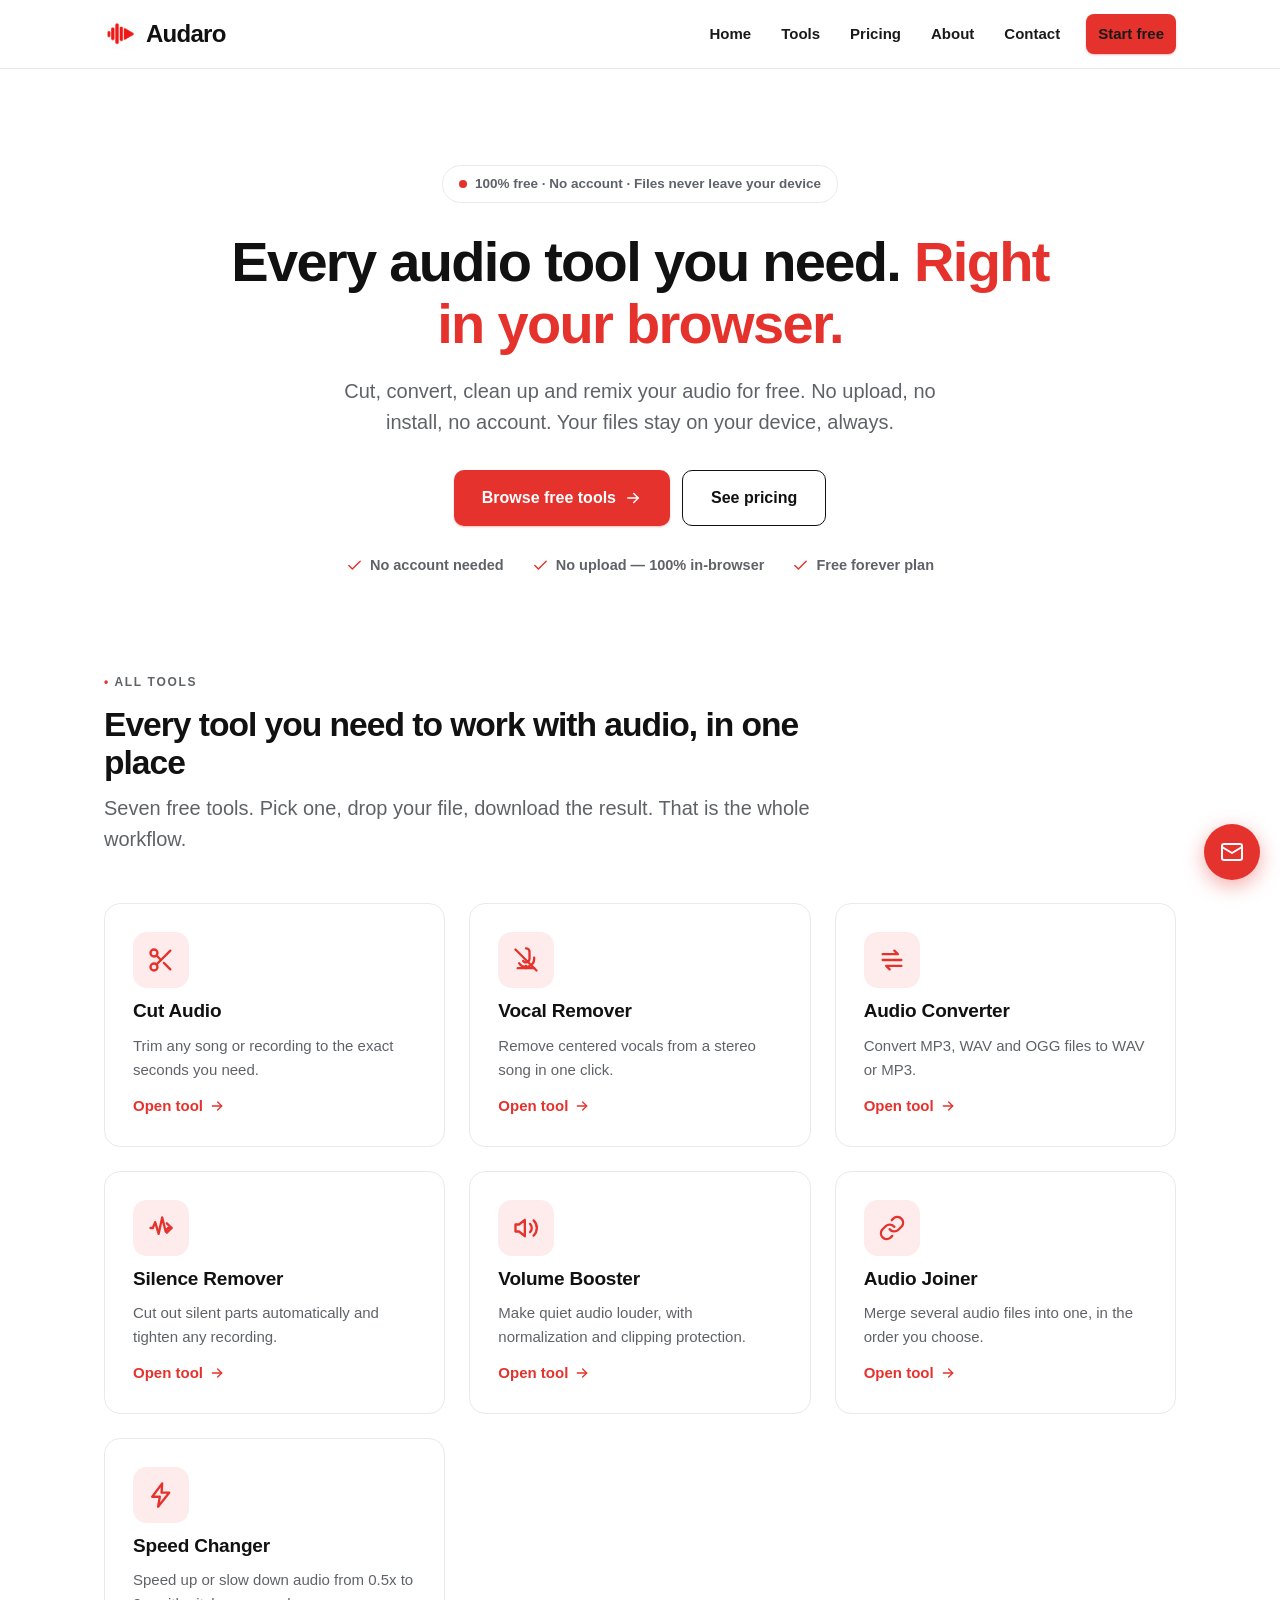
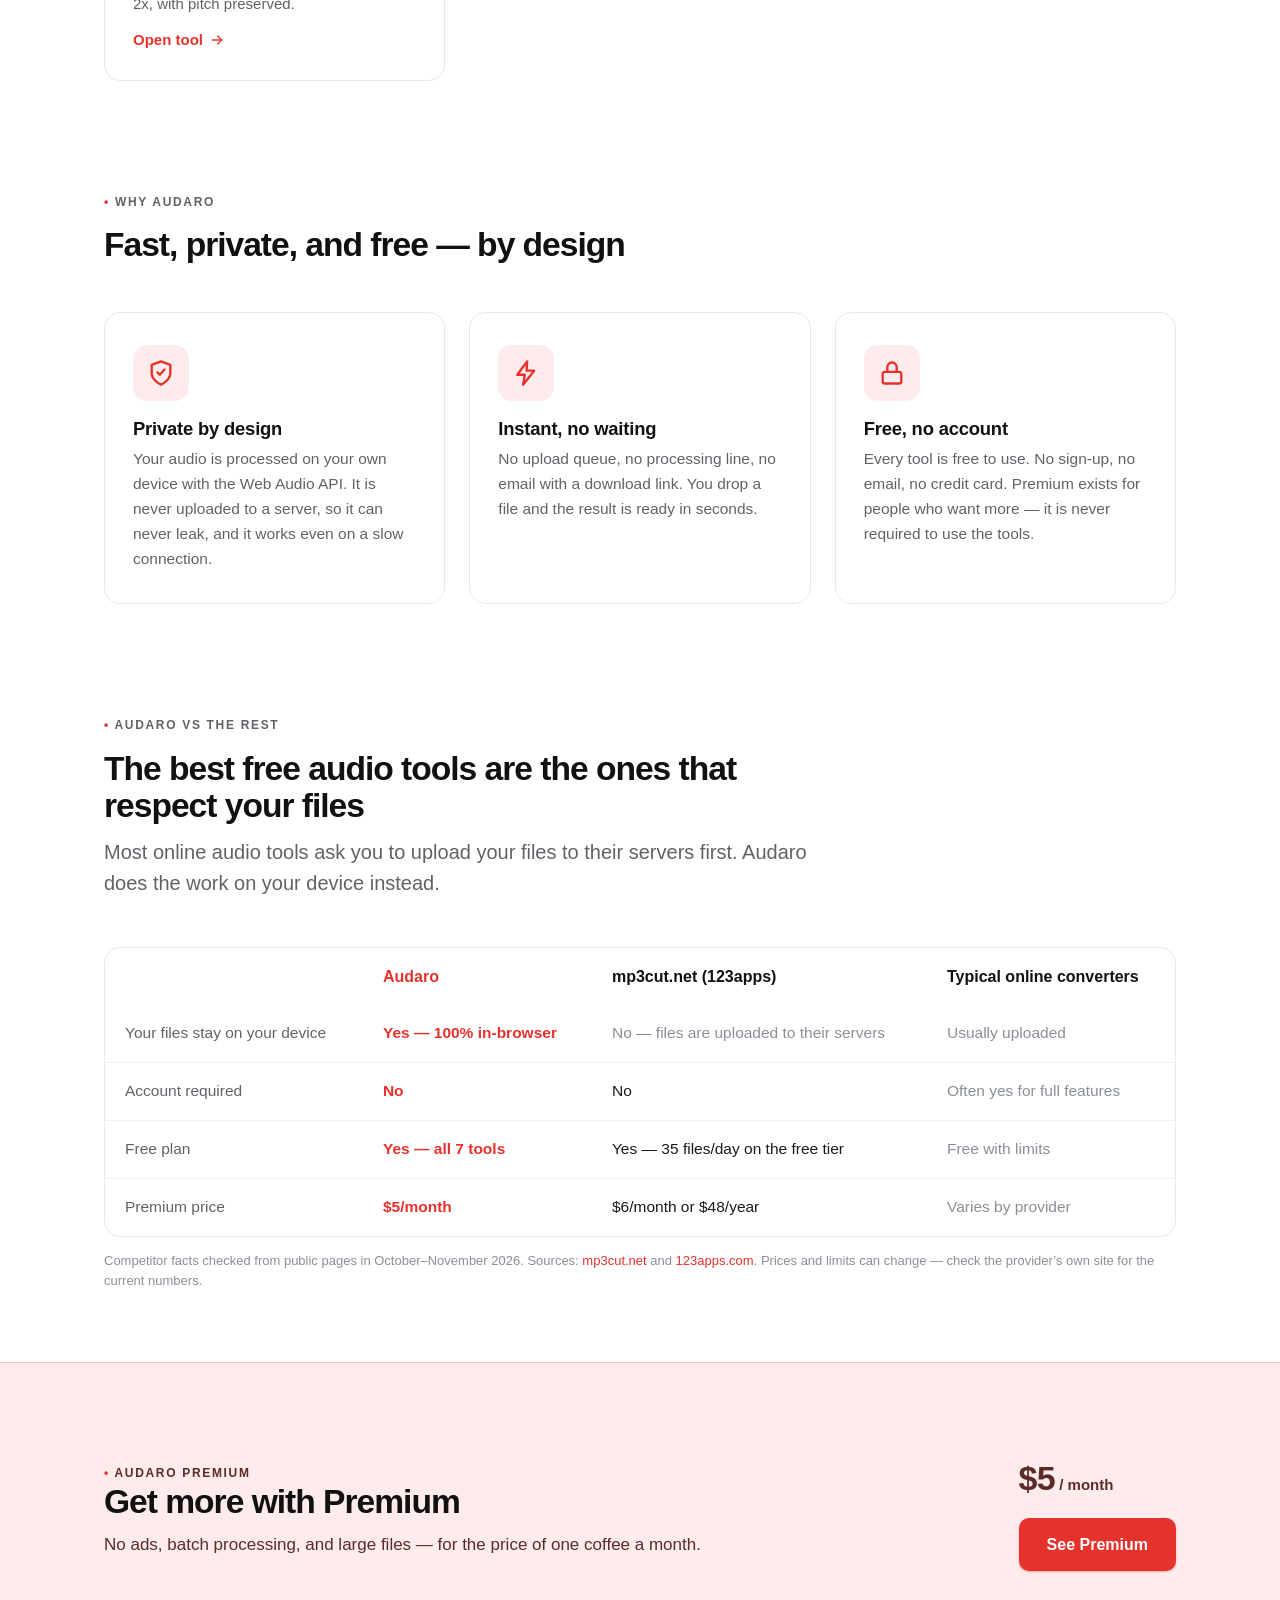
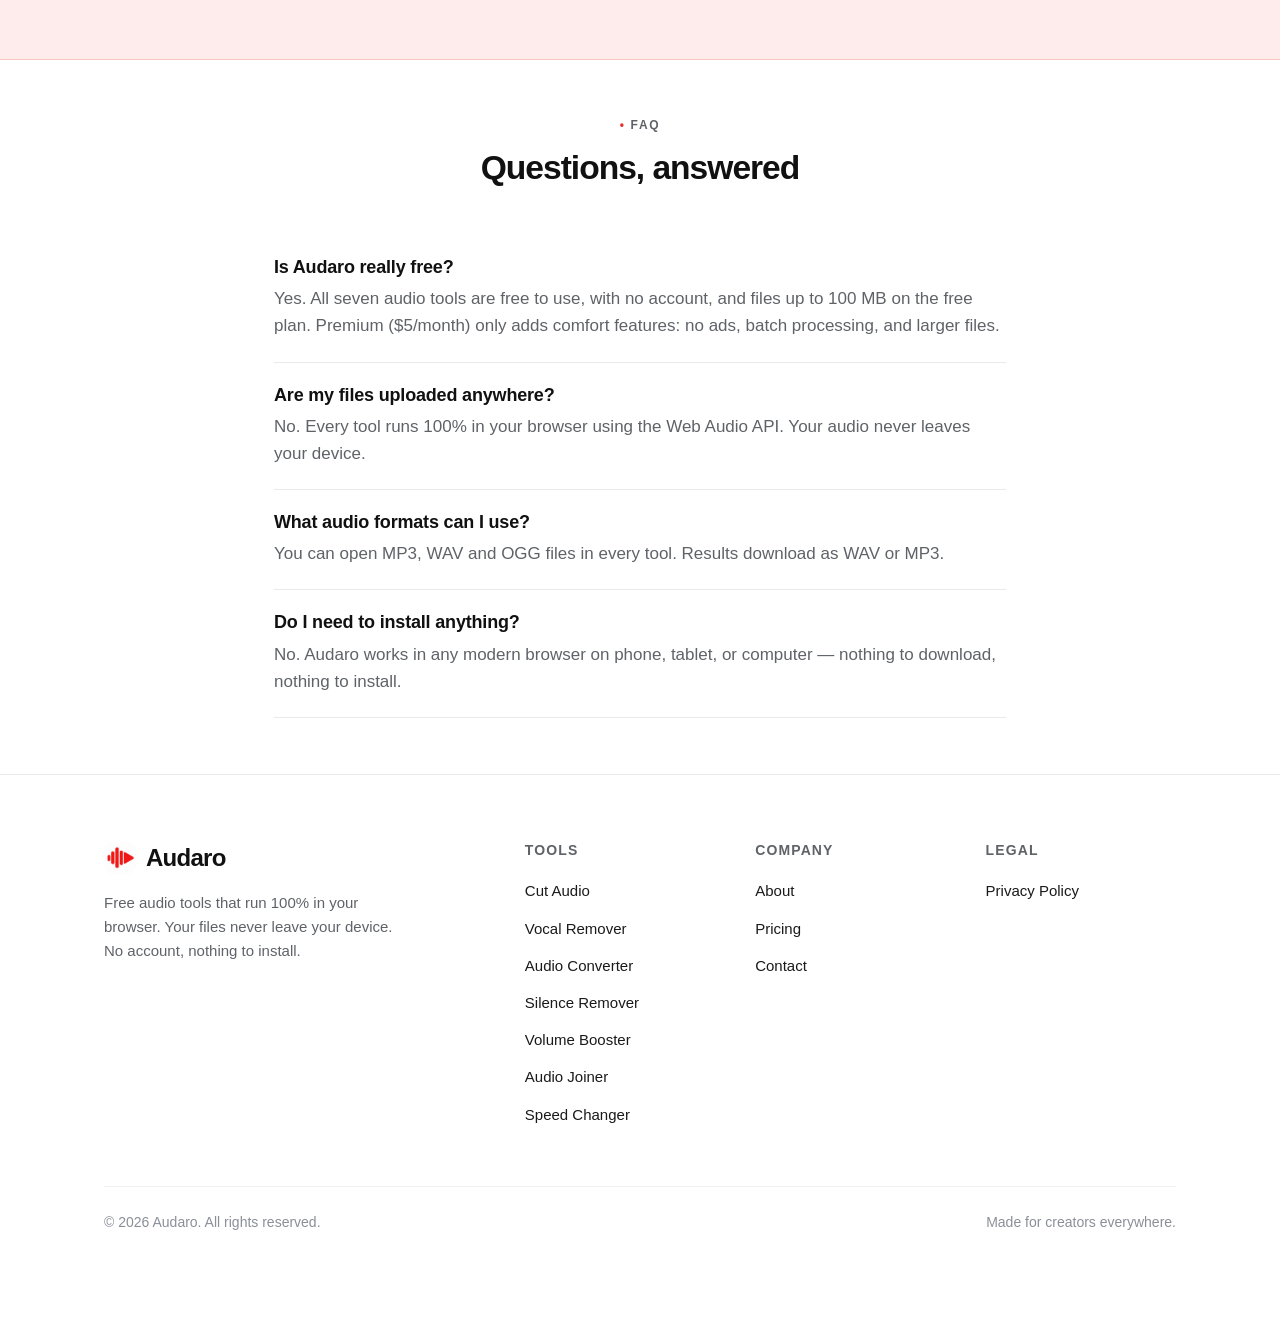
<file: index.html>
<!DOCTYPE html>
<html lang="en">
<head>
<meta charset="UTF-8">
<meta name="viewport" content="width=device-width, initial-scale=1.0">
<title>Audaro — Free Online Audio Tools | Cut, Convert, Remove Vocals & More</title>
<meta name="description" content="Free audio tools that run 100% in your browser: cut audio, remove vocals, convert MP3/WAV, remove silence, boost volume, join audio and change speed. No account, no upload.">
<meta name="keywords" content="free audio tools, cut audio online, remove vocals, audio converter, silence remover, volume booster, audio joiner, speed changer">
<link rel="canonical" href="https://audaro.site/">
<link rel="icon" type="image/x-icon" href="assets/favicon.ico">
  <link rel="apple-touch-icon" href="assets/apple-touch-icon.png">
<meta property="og:title" content="Audaro — Free Online Audio Tools | Cut, Convert, Remove Vocals & More">
<meta property="og:description" content="Free audio tools that run 100% in your browser: cut audio, remove vocals, convert MP3/WAV, remove silence, boost volume, join audio and change speed. No account, no upload.">
<meta property="og:type" content="website">
<meta property="og:url" content="https://audaro.site/">
<link rel="stylesheet" href="assets/css/style.css">
<script type="application/ld+json">
{"@context":"https://schema.org","@type":"WebSite","name":"Audaro","url":"https://audaro.site/","description":"Free audio tools that run 100% in your browser: cut, convert, remove vocals, remove silence, boost volume, join audio and change speed.","inLanguage":"en"}
</script>
<script type="application/ld+json">
{"@context":"https://schema.org","@type":"FAQPage","mainEntity":[
{"@type":"Question","name":"Is Audaro really free?","acceptedAnswer":{"@type":"Answer","text":"Yes. All seven audio tools are free to use, with no account. Premium ($5/month) only adds no ads, batch processing, and larger files."}},
{"@type":"Question","name":"Are my files uploaded anywhere?","acceptedAnswer":{"@type":"Answer","text":"No. Every tool runs 100% in your browser. Your audio never leaves your device."}},
{"@type":"Question","name":"What audio formats can I use?","acceptedAnswer":{"@type":"Answer","text":"You can open MP3, WAV and OGG files in every tool. Results download as WAV or MP3."}},
{"@type":"Question","name":"Do I need to install anything?","acceptedAnswer":{"@type":"Answer","text":"No. Audaro works in any modern browser on phone, tablet, or computer."}}
]}
</script>
</head>
<body>
<header class="site-header">
  <div class="header-inner">
    <a class="wordmark" href="index.html" aria-label="Audaro home"><img class="mark-img" src="assets/audaro-logo.jpg" alt="Audaro logo" width="32" height="32">Audaro</a>
    <button class="nav-toggle" aria-label="Open menu" aria-expanded="false"><svg width="22" height="22" viewBox="0 0 24 24" fill="none" stroke="currentColor" stroke-width="2" stroke-linecap="round" stroke-linejoin="round" aria-hidden="true"><path d="M4 7h16M4 12h16M4 17h16"/></svg></button>
    <nav class="main-nav" aria-label="Main navigation">
      <a href="index.html">Home</a>
      <a href="index.html#tools">Tools</a>
      <a href="pricing.html">Pricing</a>
      <a href="about.html">About</a>
      <a href="contact.html">Contact</a>
      <a class="btn btn-sm nav-cta" href="index.html#tools">Start free</a>
    </nav>
  </div>
</header>
<main>

<section class="hero">
  <div class="container">
    <span class="badge fade fade-1"><span class="pulse"></span><span>100% free &middot; No account &middot; Files never leave your device</span></span>
    <h1 class="fade fade-2">Every audio tool you need. <span class="accent">Right in your browser.</span></h1>
    <p class="lead fade fade-3">Cut, convert, clean up and remix your audio for free. No upload, no install, no account. Your files stay on your device, always.</p>
    <div class="hero-cta fade fade-4">
      <a class="btn" href="#tools">Browse free tools <svg width="18" height="18" viewBox="0 0 24 24" fill="none" stroke="currentColor" stroke-width="2" stroke-linecap="round" stroke-linejoin="round" aria-hidden="true"><path d="M5 12h14"/><path d="M13 6l6 6-6 6"/></svg></a>
      <a class="btn btn-outline" href="pricing.html">See pricing</a>
    </div>
    <div class="trust-row fade fade-4">
      <span><svg width="17" height="17" viewBox="0 0 24 24" fill="none" stroke="currentColor" stroke-width="2" stroke-linecap="round" stroke-linejoin="round" aria-hidden="true"><path d="M20 6L9 17l-5-5"/></svg> No account needed</span>
      <span><svg width="17" height="17" viewBox="0 0 24 24" fill="none" stroke="currentColor" stroke-width="2" stroke-linecap="round" stroke-linejoin="round" aria-hidden="true"><path d="M20 6L9 17l-5-5"/></svg> No upload &mdash; 100% in-browser</span>
      <span><svg width="17" height="17" viewBox="0 0 24 24" fill="none" stroke="currentColor" stroke-width="2" stroke-linecap="round" stroke-linejoin="round" aria-hidden="true"><path d="M20 6L9 17l-5-5"/></svg> Free forever plan</span>
    </div>
  </div>
</section>

<section class="tight" id="tools" style="padding-top:24px">
  <div class="container">
    <div class="section-head">
      <p class="eyebrow"><span class="dot">&bull;</span> All tools</p>
      <h2>Every tool you need to work with audio, in one place</h2>
      <p class="lead">Seven free tools. Pick one, drop your file, download the result. That is the whole workflow.</p>
    </div>
    <div class="tools-grid">
      <article class="tool-card fade">
  <div class="tool-icon"><svg width="28" height="28" viewBox="0 0 24 24" fill="none" stroke="currentColor" stroke-width="2" stroke-linecap="round" stroke-linejoin="round" aria-hidden="true"><circle cx="6" cy="6" r="3"/><circle cx="6" cy="18" r="3"/><path d="M20 4L8.12 15.88"/><path d="M14.47 14.48L20 20"/><path d="M8.12 8.12L12 12"/></svg></div>
  <h3>Cut Audio</h3>
  <p>Trim any song or recording to the exact seconds you need.</p>
  <a class="tool-link" href="tools/cut-audio.html">Open tool <svg width="16" height="16" viewBox="0 0 24 24" fill="none" stroke="currentColor" stroke-width="2" stroke-linecap="round" stroke-linejoin="round" aria-hidden="true"><path d="M5 12h14"/><path d="M13 6l6 6-6 6"/></svg></a>
</article><article class="tool-card fade">
  <div class="tool-icon"><svg width="28" height="28" viewBox="0 0 24 24" fill="none" stroke="currentColor" stroke-width="2" stroke-linecap="round" stroke-linejoin="round" aria-hidden="true"><path d="M12 2a3 3 0 0 1 3 3v6a3 3 0 0 1-5.4 1.8"/><path d="M19 10v1a7 7 0 0 1-12.9 3.7"/><path d="M5 19h14"/><path d="M12 17v2"/><path d="M3 3l18 18"/></svg></div>
  <h3>Vocal Remover</h3>
  <p>Remove centered vocals from a stereo song in one click.</p>
  <a class="tool-link" href="tools/remove-vocals.html">Open tool <svg width="16" height="16" viewBox="0 0 24 24" fill="none" stroke="currentColor" stroke-width="2" stroke-linecap="round" stroke-linejoin="round" aria-hidden="true"><path d="M5 12h14"/><path d="M13 6l6 6-6 6"/></svg></a>
</article><article class="tool-card fade">
  <div class="tool-icon"><svg width="28" height="28" viewBox="0 0 24 24" fill="none" stroke="currentColor" stroke-width="2" stroke-linecap="round" stroke-linejoin="round" aria-hidden="true"><path d="M4 7h13l-3-3"/><path d="M20 17H7l3 3"/><path d="M4 12h16"/></svg></div>
  <h3>Audio Converter</h3>
  <p>Convert MP3, WAV and OGG files to WAV or MP3.</p>
  <a class="tool-link" href="tools/convert-audio.html">Open tool <svg width="16" height="16" viewBox="0 0 24 24" fill="none" stroke="currentColor" stroke-width="2" stroke-linecap="round" stroke-linejoin="round" aria-hidden="true"><path d="M5 12h14"/><path d="M13 6l6 6-6 6"/></svg></a>
</article><article class="tool-card fade">
  <div class="tool-icon"><svg width="28" height="28" viewBox="0 0 24 24" fill="none" stroke="currentColor" stroke-width="2" stroke-linecap="round" stroke-linejoin="round" aria-hidden="true"><path d="M3 12h2l2-5 3 10 3-14 3 12 2-3h3"/><path d="M17 8l4 4-4 4"/></svg></div>
  <h3>Silence Remover</h3>
  <p>Cut out silent parts automatically and tighten any recording.</p>
  <a class="tool-link" href="tools/remove-silence.html">Open tool <svg width="16" height="16" viewBox="0 0 24 24" fill="none" stroke="currentColor" stroke-width="2" stroke-linecap="round" stroke-linejoin="round" aria-hidden="true"><path d="M5 12h14"/><path d="M13 6l6 6-6 6"/></svg></a>
</article><article class="tool-card fade">
  <div class="tool-icon"><svg width="28" height="28" viewBox="0 0 24 24" fill="none" stroke="currentColor" stroke-width="2" stroke-linecap="round" stroke-linejoin="round" aria-hidden="true"><path d="M11 5L6 9H3v6h3l5 4V5z"/><path d="M15.5 8.5a5 5 0 0 1 0 7"/><path d="M18.5 5.5a9 9 0 0 1 0 13"/></svg></div>
  <h3>Volume Booster</h3>
  <p>Make quiet audio louder, with normalization and clipping protection.</p>
  <a class="tool-link" href="tools/volume-booster.html">Open tool <svg width="16" height="16" viewBox="0 0 24 24" fill="none" stroke="currentColor" stroke-width="2" stroke-linecap="round" stroke-linejoin="round" aria-hidden="true"><path d="M5 12h14"/><path d="M13 6l6 6-6 6"/></svg></a>
</article><article class="tool-card fade">
  <div class="tool-icon"><svg width="28" height="28" viewBox="0 0 24 24" fill="none" stroke="currentColor" stroke-width="2" stroke-linecap="round" stroke-linejoin="round" aria-hidden="true"><path d="M10 13a5 5 0 0 0 7.5.5l3-3a5 5 0 0 0-7-7l-1.7 1.7"/><path d="M14 11a5 5 0 0 0-7.5-.5l-3 3a5 5 0 0 0 7 7l1.7-1.7"/></svg></div>
  <h3>Audio Joiner</h3>
  <p>Merge several audio files into one, in the order you choose.</p>
  <a class="tool-link" href="tools/join-audio.html">Open tool <svg width="16" height="16" viewBox="0 0 24 24" fill="none" stroke="currentColor" stroke-width="2" stroke-linecap="round" stroke-linejoin="round" aria-hidden="true"><path d="M5 12h14"/><path d="M13 6l6 6-6 6"/></svg></a>
</article><article class="tool-card fade">
  <div class="tool-icon"><svg width="28" height="28" viewBox="0 0 24 24" fill="none" stroke="currentColor" stroke-width="2" stroke-linecap="round" stroke-linejoin="round" aria-hidden="true"><path d="M13 2L4.5 13.5H11L9.5 22 19 10h-6.5L13 2z"/></svg></div>
  <h3>Speed Changer</h3>
  <p>Speed up or slow down audio from 0.5x to 2x, with pitch preserved.</p>
  <a class="tool-link" href="tools/change-speed.html">Open tool <svg width="16" height="16" viewBox="0 0 24 24" fill="none" stroke="currentColor" stroke-width="2" stroke-linecap="round" stroke-linejoin="round" aria-hidden="true"><path d="M5 12h14"/><path d="M13 6l6 6-6 6"/></svg></a>
</article>
    </div>
  </div>
</section>

<section class="tight">
  <div class="container">
    <div class="section-head">
      <p class="eyebrow"><span class="dot">&bull;</span> Why Audaro</p>
      <h2>Fast, private, and free &mdash; by design</h2>
    </div>
    <div class="feature-grid">
      <article class="feature-card fade">
        <div class="tool-icon"><svg width="28" height="28" viewBox="0 0 24 24" fill="none" stroke="currentColor" stroke-width="2" stroke-linecap="round" stroke-linejoin="round" aria-hidden="true"><path d="M12 22s8-3.6 8-10V5l-8-3-8 3v7c0 6.4 8 10 8 10z"/><path d="M9 11.5l2 2 4-4.5"/></svg></div>
        <h3>Private by design</h3>
        <p>Your audio is processed on your own device with the Web Audio API. It is never uploaded to a server, so it can never leak, and it works even on a slow connection.</p>
      </article>
      <article class="feature-card fade">
        <div class="tool-icon"><svg width="28" height="28" viewBox="0 0 24 24" fill="none" stroke="currentColor" stroke-width="2" stroke-linecap="round" stroke-linejoin="round" aria-hidden="true"><path d="M13 2L4.5 13.5H11L9.5 22 19 10h-6.5L13 2z"/></svg></div>
        <h3>Instant, no waiting</h3>
        <p>No upload queue, no processing line, no email with a download link. You drop a file and the result is ready in seconds.</p>
      </article>
      <article class="feature-card fade">
        <div class="tool-icon"><svg width="28" height="28" viewBox="0 0 24 24" fill="none" stroke="currentColor" stroke-width="2" stroke-linecap="round" stroke-linejoin="round" aria-hidden="true"><rect x="4" y="11" width="16" height="10" rx="2"/><path d="M8 11V7a4 4 0 0 1 8 0v4"/></svg></div>
        <h3>Free, no account</h3>
        <p>Every tool is free to use. No sign-up, no email, no credit card. Premium exists for people who want more &mdash; it is never required to use the tools.</p>
      </article>
    </div>
  </div>
</section>

<section class="tight">
  <div class="container">
    <div class="section-head">
      <p class="eyebrow"><span class="dot">&bull;</span> Audaro vs the rest</p>
      <h2>The best free audio tools are the ones that respect your files</h2>
      <p class="lead">Most online audio tools ask you to upload your files to their servers first. Audaro does the work on your device instead.</p>
    </div>
    <p class="compare-hint">Swipe sideways to see all columns &rarr;</p>
    <div class="compare-wrap">
      <table class="compare">
        <thead><tr><th></th><th class="audaro-col">Audaro</th><th>mp3cut.net (123apps)</th><th>Typical online converters</th></tr></thead>
        <tbody>
          <tr><td>Your files stay on your device</td><td><span class="check">Yes &mdash; 100% in-browser</span></td><td class="muted">No &mdash; files are uploaded to their servers</td><td class="muted">Usually uploaded</td></tr>
          <tr><td>Account required</td><td><span class="check">No</span></td><td>No</td><td class="muted">Often yes for full features</td></tr>
          <tr><td>Free plan</td><td><span class="check">Yes &mdash; all 7 tools</span></td><td>Yes &mdash; 35 files/day on the free tier</td><td class="muted">Free with limits</td></tr>
          <tr><td>Premium price</td><td><span class="check">$5/month</span></td><td>$6/month or $48/year</td><td class="muted">Varies by provider</td></tr>
        </tbody>
      </table>
    </div>
    <p class="fineprint">Competitor facts checked from public pages in October&ndash;November 2026. Sources: <a href="https://mp3cut.net/">mp3cut.net</a> and <a href="https://123apps.com/">123apps.com</a>. Prices and limits can change &mdash; check the provider&rsquo;s own site for the current numbers.</p>
  </div>
</section>

<section class="band">
  <div class="container band-inner">
    <div>
      <p class="eyebrow"><span class="dot">&bull;</span> Audaro Premium</p>
      <h2>Get more with Premium</h2>
      <p>No ads, batch processing, and large files &mdash; for the price of one coffee a month.</p>
    </div>
    <div style="text-align:left">
      <p class="band-price"><b>$5</b> / month</p>
      <a class="btn" href="pricing.html" style="margin-top:12px">See Premium</a>
    </div>
  </div>
</section>

<section class="tight">
  <div class="container" style="max-width:780px">
    <div class="section-head center">
      <p class="eyebrow"><span class="dot">&bull;</span> FAQ</p>
      <h2>Questions, answered</h2>
    </div>
    <div class="faq-item"><h3>Is Audaro really free?</h3><p>Yes. All seven audio tools are free to use, with no account, and files up to 100 MB on the free plan. Premium ($5/month) only adds comfort features: no ads, batch processing, and larger files.</p></div>
    <div class="faq-item"><h3>Are my files uploaded anywhere?</h3><p>No. Every tool runs 100% in your browser using the Web Audio API. Your audio never leaves your device.</p></div>
    <div class="faq-item"><h3>What audio formats can I use?</h3><p>You can open MP3, WAV and OGG files in every tool. Results download as WAV or MP3.</p></div>
    <div class="faq-item"><h3>Do I need to install anything?</h3><p>No. Audaro works in any modern browser on phone, tablet, or computer &mdash; nothing to download, nothing to install.</p></div>
  </div>
</section>

</main>
<footer class="site-footer">
  <div class="container">
    <div class="footer-grid">
      <div class="footer-brand">
        <a class="wordmark" href="index.html"><img class="mark-img" src="assets/audaro-logo.jpg" alt="Audaro logo" width="32" height="32">Audaro</a>
        <p style="margin-top:14px">Free audio tools that run 100% in your browser. Your files never leave your device. No account, nothing to install.</p>
      </div>
      <div>
        <h4>Tools</h4>
        <ul>
          <li><a href="tools/cut-audio.html">Cut Audio</a></li>
          <li><a href="tools/remove-vocals.html">Vocal Remover</a></li>
          <li><a href="tools/convert-audio.html">Audio Converter</a></li>
          <li><a href="tools/remove-silence.html">Silence Remover</a></li>
          <li><a href="tools/volume-booster.html">Volume Booster</a></li>
          <li><a href="tools/join-audio.html">Audio Joiner</a></li>
          <li><a href="tools/change-speed.html">Speed Changer</a></li>
        </ul>
      </div>
      <div>
        <h4>Company</h4>
        <ul>
          <li><a href="about.html">About</a></li>
          <li><a href="pricing.html">Pricing</a></li>
          <li><a href="contact.html">Contact</a></li>
        </ul>
      </div>
      <div>
        <h4>Legal</h4>
        <ul>
          <li><a href="privacy.html">Privacy Policy</a></li>
        </ul>
      </div>
    </div>
    <div class="footer-bottom">
      <span>&copy; 2026 Audaro. All rights reserved.</span>
      <span>Made for creators everywhere.</span>
    </div>
  </div>
</footer>
<a class="fab" href="contact.html" aria-label="Contact us" title="Contact us"><svg width="24" height="24" viewBox="0 0 24 24" fill="none" stroke="currentColor" stroke-width="2" stroke-linecap="round" stroke-linejoin="round" aria-hidden="true"><rect x="2" y="4" width="20" height="16" rx="2"/><path d="M22 7l-10 6L2 7"/></svg></a>
<script src="assets/js/site.js"></script>

</body>
</html>
</file>
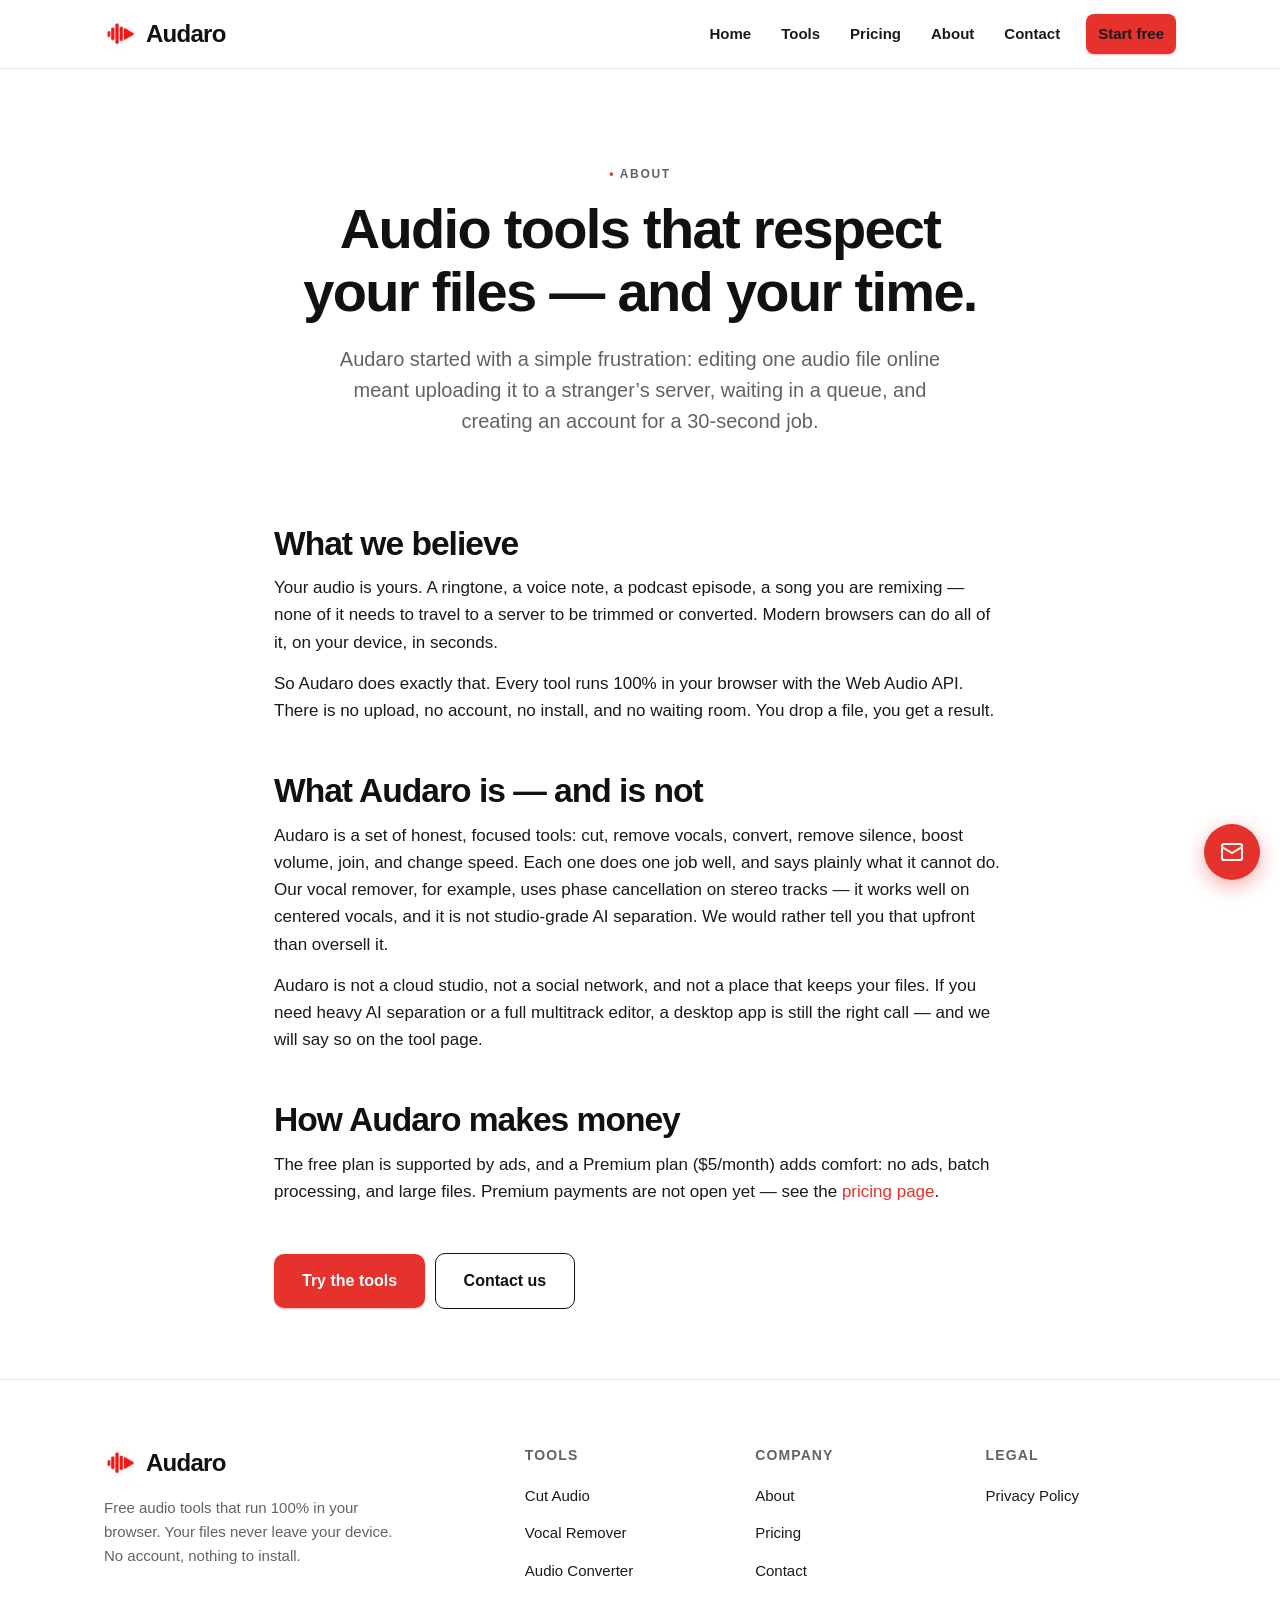
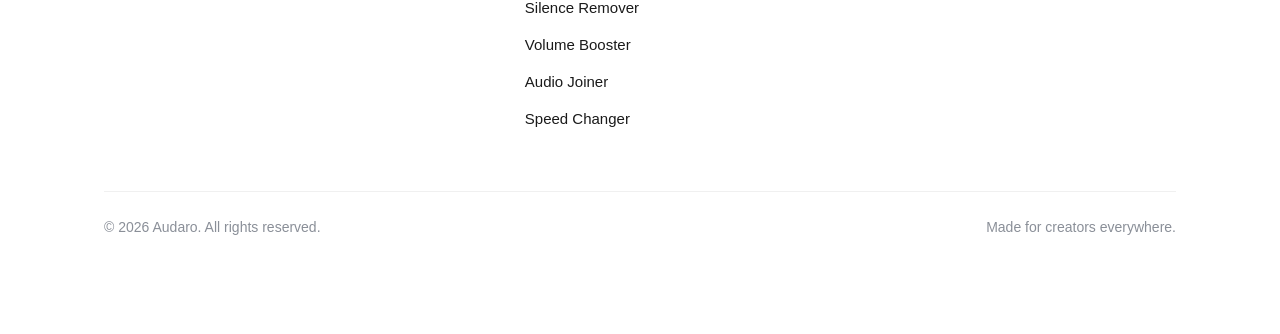
<file: about.html>
<!DOCTYPE html>
<html lang="en">
<head>
<meta charset="UTF-8">
<meta name="viewport" content="width=device-width, initial-scale=1.0">
<title>About Audaro — Free Audio Tools That Run in Your Browser</title>
<meta name="description" content="Audaro is a set of free audio tools that run 100% in your browser. No upload, no account, no install. Your files never leave your device.">
<meta name="keywords" content="about audaro, free audio tools, in-browser audio editor, private audio tools">
<link rel="canonical" href="https://audaro.site/about.html">
<link rel="icon" type="image/x-icon" href="assets/favicon.ico">
  <link rel="apple-touch-icon" href="assets/apple-touch-icon.png">
  <script type="application/ld+json">
  {"@context":"https://schema.org","@type":"WebPage","name":"About Audaro — Free Audio Tools That Run in Your Browser","url":"https://audaro.site/about.html","isPartOf":{"@type":"WebSite","name":"Audaro","url":"https://audaro.site/"}}
  </script>
<meta property="og:title" content="About Audaro — Free Audio Tools That Run in Your Browser">
<meta property="og:description" content="Audaro is a set of free audio tools that run 100% in your browser. No upload, no account, no install. Your files never leave your device.">
<meta property="og:type" content="website">
<meta property="og:url" content="https://audaro.site/about.html">
<link rel="stylesheet" href="assets/css/style.css">

</head>
<body>
<header class="site-header">
  <div class="header-inner">
    <a class="wordmark" href="index.html" aria-label="Audaro home"><img class="mark-img" src="assets/audaro-logo.jpg" alt="Audaro logo" width="32" height="32">Audaro</a>
    <button class="nav-toggle" aria-label="Open menu" aria-expanded="false"><svg width="22" height="22" viewBox="0 0 24 24" fill="none" stroke="currentColor" stroke-width="2" stroke-linecap="round" stroke-linejoin="round" aria-hidden="true"><path d="M4 7h16M4 12h16M4 17h16"/></svg></button>
    <nav class="main-nav" aria-label="Main navigation">
      <a href="index.html">Home</a>
      <a href="index.html#tools">Tools</a>
      <a href="pricing.html">Pricing</a>
      <a href="about.html">About</a>
      <a href="contact.html">Contact</a>
      <a class="btn btn-sm nav-cta" href="index.html#tools">Start free</a>
    </nav>
  </div>
</header>
<main>

<section class="hero" style="padding-bottom:40px">
  <div class="container">
    <p class="eyebrow fade fade-1"><span class="dot">&bull;</span> About</p>
    <h1 class="fade fade-2">Audio tools that respect<br>your files &mdash; and your time.</h1>
    <p class="lead fade fade-3">Audaro started with a simple frustration: editing one audio file online meant uploading it to a stranger&rsquo;s server, waiting in a queue, and creating an account for a 30-second job.</p>
  </div>
</section>
<section class="tight" style="padding-top:16px">
  <div class="container" style="max-width:780px">
    <h2>What we believe</h2>
    <p>Your audio is yours. A ringtone, a voice note, a podcast episode, a song you are remixing &mdash; none of it needs to travel to a server to be trimmed or converted. Modern browsers can do all of it, on your device, in seconds.</p>
    <p>So Audaro does exactly that. Every tool runs 100% in your browser with the Web Audio API. There is no upload, no account, no install, and no waiting room. You drop a file, you get a result.</p>
    <h2 style="margin-top:48px">What Audaro is &mdash; and is not</h2>
    <p>Audaro is a set of honest, focused tools: cut, remove vocals, convert, remove silence, boost volume, join, and change speed. Each one does one job well, and says plainly what it cannot do. Our vocal remover, for example, uses phase cancellation on stereo tracks &mdash; it works well on centered vocals, and it is not studio-grade AI separation. We would rather tell you that upfront than oversell it.</p>
    <p>Audaro is not a cloud studio, not a social network, and not a place that keeps your files. If you need heavy AI separation or a full multitrack editor, a desktop app is still the right call &mdash; and we will say so on the tool page.</p>
    <h2 style="margin-top:48px">How Audaro makes money</h2>
    <p>The free plan is supported by ads, and a Premium plan ($5/month) adds comfort: no ads, batch processing, and large files. Premium payments are not open yet &mdash; see the <a href="pricing.html">pricing page</a>.</p>
    <p style="margin-top:48px"><a class="btn" href="index.html#tools">Try the tools</a>&nbsp;&nbsp;<a class="btn btn-outline" href="contact.html">Contact us</a></p>
  </div>
</section>

</main>
<footer class="site-footer">
  <div class="container">
    <div class="footer-grid">
      <div class="footer-brand">
        <a class="wordmark" href="index.html"><img class="mark-img" src="assets/audaro-logo.jpg" alt="Audaro logo" width="32" height="32">Audaro</a>
        <p style="margin-top:14px">Free audio tools that run 100% in your browser. Your files never leave your device. No account, nothing to install.</p>
      </div>
      <div>
        <h4>Tools</h4>
        <ul>
          <li><a href="tools/cut-audio.html">Cut Audio</a></li>
          <li><a href="tools/remove-vocals.html">Vocal Remover</a></li>
          <li><a href="tools/convert-audio.html">Audio Converter</a></li>
          <li><a href="tools/remove-silence.html">Silence Remover</a></li>
          <li><a href="tools/volume-booster.html">Volume Booster</a></li>
          <li><a href="tools/join-audio.html">Audio Joiner</a></li>
          <li><a href="tools/change-speed.html">Speed Changer</a></li>
        </ul>
      </div>
      <div>
        <h4>Company</h4>
        <ul>
          <li><a href="about.html">About</a></li>
          <li><a href="pricing.html">Pricing</a></li>
          <li><a href="contact.html">Contact</a></li>
        </ul>
      </div>
      <div>
        <h4>Legal</h4>
        <ul>
          <li><a href="privacy.html">Privacy Policy</a></li>
        </ul>
      </div>
    </div>
    <div class="footer-bottom">
      <span>&copy; 2026 Audaro. All rights reserved.</span>
      <span>Made for creators everywhere.</span>
    </div>
  </div>
</footer>
<a class="fab" href="contact.html" aria-label="Contact us" title="Contact us"><svg width="24" height="24" viewBox="0 0 24 24" fill="none" stroke="currentColor" stroke-width="2" stroke-linecap="round" stroke-linejoin="round" aria-hidden="true"><rect x="2" y="4" width="20" height="16" rx="2"/><path d="M22 7l-10 6L2 7"/></svg></a>
<script src="assets/js/site.js"></script>

</body>
</html>
</file>
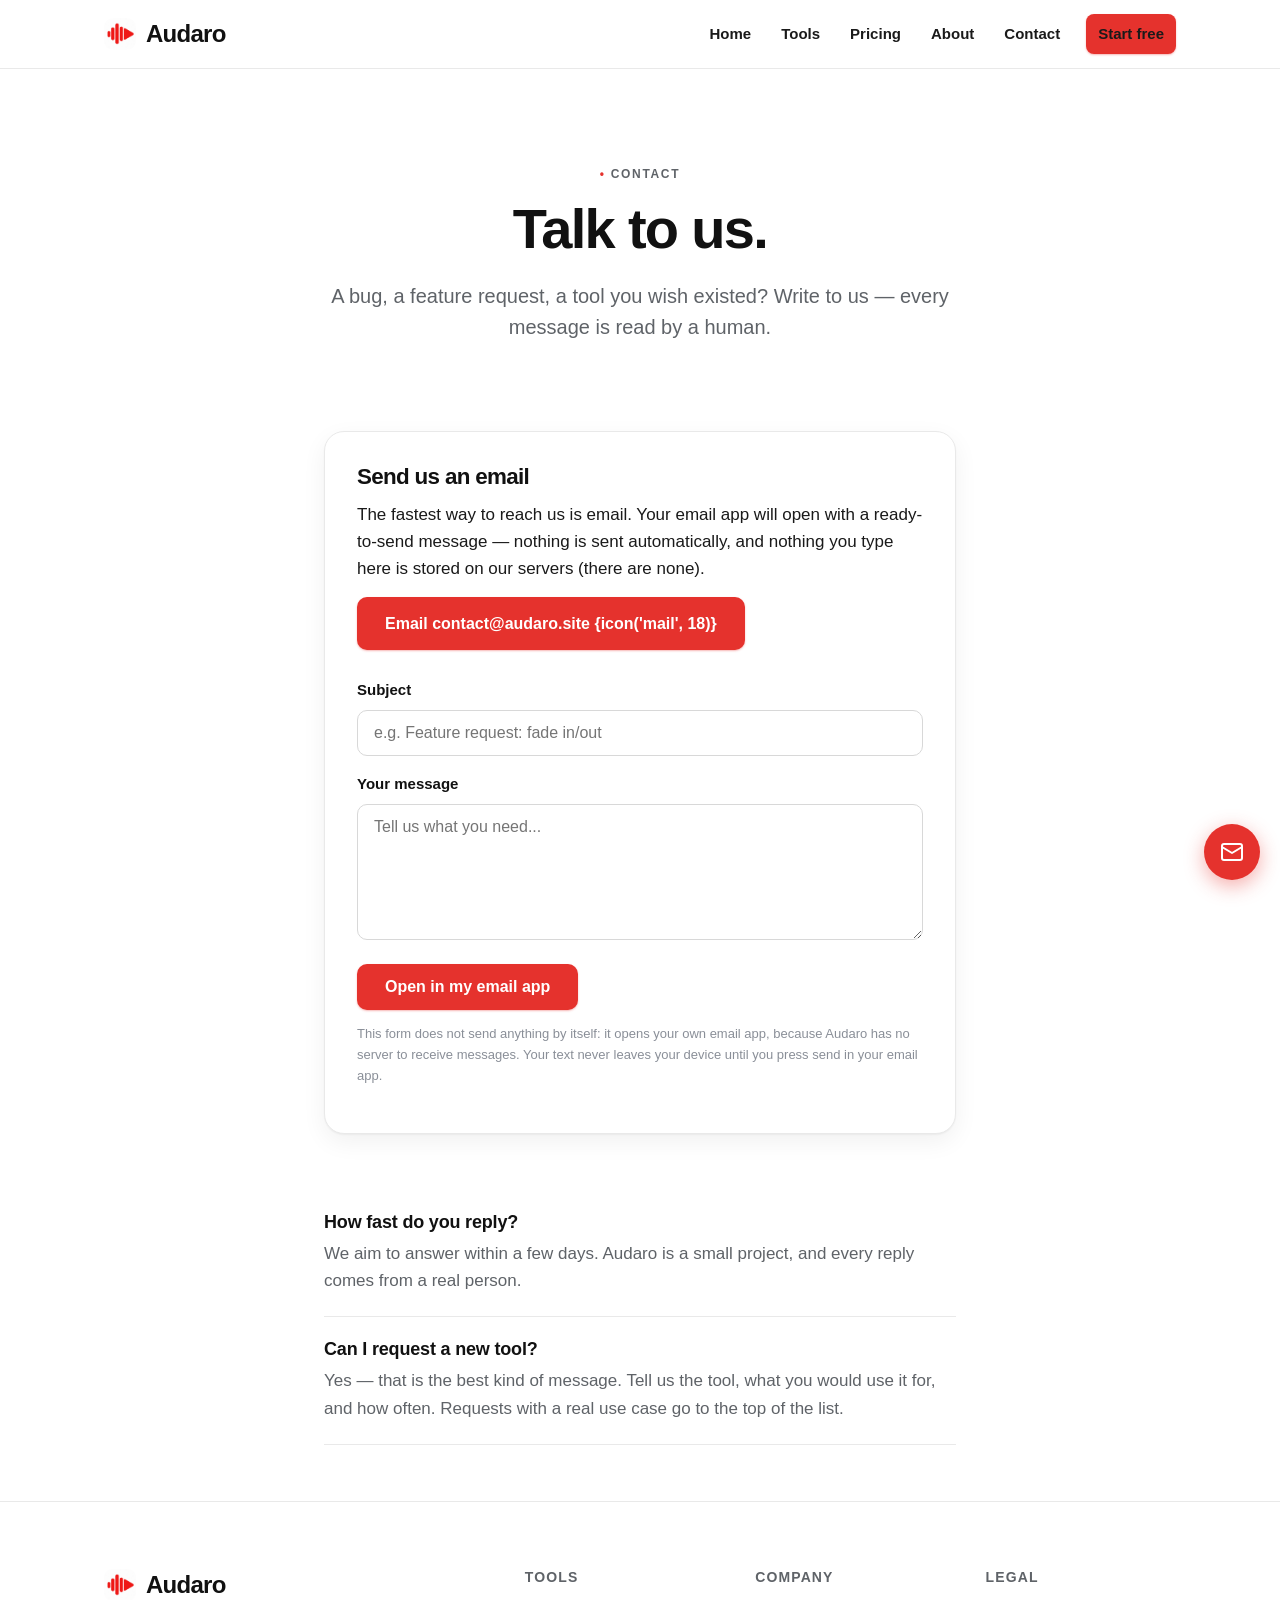
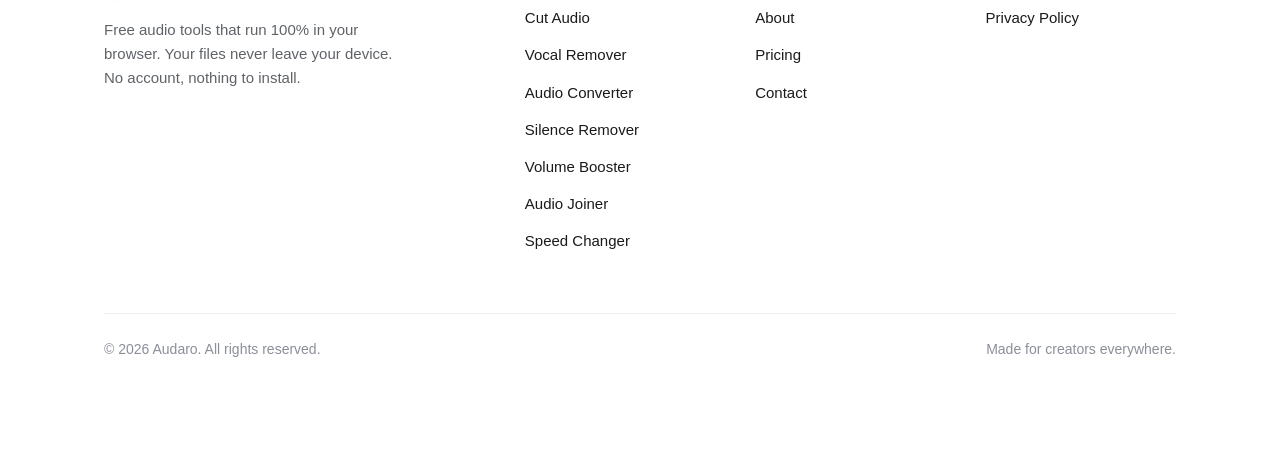
<file: contact.html>
<!DOCTYPE html>
<html lang="en">
<head>
<meta charset="UTF-8">
<meta name="viewport" content="width=device-width, initial-scale=1.0">
<title>Contact Audaro — Questions, Bugs & Feature Requests</title>
<meta name="description" content="Contact Audaro: report a bug, request a feature, or ask a question. Every message is read by a human.">
<meta name="keywords" content="contact audaro, audaro support, report bug, feature request">
<link rel="canonical" href="https://audaro.site/contact.html">
<link rel="icon" type="image/x-icon" href="assets/favicon.ico">
  <link rel="apple-touch-icon" href="assets/apple-touch-icon.png">
  <script type="application/ld+json">
  {"@context":"https://schema.org","@type":"WebPage","name":"Contact Audaro — Questions, Bugs & Feature Requests","url":"https://audaro.site/contact.html","isPartOf":{"@type":"WebSite","name":"Audaro","url":"https://audaro.site/"}}
  </script>
<meta property="og:title" content="Contact Audaro — Questions, Bugs & Feature Requests">
<meta property="og:description" content="Contact Audaro: report a bug, request a feature, or ask a question. Every message is read by a human.">
<meta property="og:type" content="website">
<meta property="og:url" content="https://audaro.site/contact.html">
<link rel="stylesheet" href="assets/css/style.css">

</head>
<body>
<header class="site-header">
  <div class="header-inner">
    <a class="wordmark" href="index.html" aria-label="Audaro home"><img class="mark-img" src="assets/audaro-logo.jpg" alt="Audaro logo" width="32" height="32">Audaro</a>
    <button class="nav-toggle" aria-label="Open menu" aria-expanded="false"><svg width="22" height="22" viewBox="0 0 24 24" fill="none" stroke="currentColor" stroke-width="2" stroke-linecap="round" stroke-linejoin="round" aria-hidden="true"><path d="M4 7h16M4 12h16M4 17h16"/></svg></button>
    <nav class="main-nav" aria-label="Main navigation">
      <a href="index.html">Home</a>
      <a href="index.html#tools">Tools</a>
      <a href="pricing.html">Pricing</a>
      <a href="about.html">About</a>
      <a href="contact.html">Contact</a>
      <a class="btn btn-sm nav-cta" href="index.html#tools">Start free</a>
    </nav>
  </div>
</header>
<main>

<section class="hero" style="padding-bottom:40px">
  <div class="container">
    <p class="eyebrow fade fade-1"><span class="dot">&bull;</span> Contact</p>
    <h1 class="fade fade-2">Talk to us.</h1>
    <p class="lead fade fade-3">A bug, a feature request, a tool you wish existed? Write to us &mdash; every message is read by a human.</p>
  </div>
</section>
<section class="tight" style="padding-top:16px">
  <div class="container" style="max-width:680px">
    <div class="workspace fade">
      <h2 style="font-size:1.4rem">Send us an email</h2>
      <p>The fastest way to reach us is email. Your email app will open with a ready-to-send message &mdash; nothing is sent automatically, and nothing you type here is stored on our servers (there are none).</p>
      <p><a class="btn" href="mailto:contact@audaro.site?subject=Hello%20Audaro">Email contact@audaro.site {icon('mail', 18)}</a></p>
      <form onsubmit="window.location.href='mailto:contact@audaro.site?subject='+encodeURIComponent(document.getElementById('cSubject').value||'Hello Audaro')+'&body='+encodeURIComponent(document.getElementById('cBody').value||'');return false;" style="margin-top:28px;display:grid;gap:16px">
        <div class="control"><label for="cSubject">Subject</label><input type="text" id="cSubject" placeholder="e.g. Feature request: fade in/out"></div>
        <div class="control"><label for="cBody">Your message</label><textarea id="cBody" rows="6" placeholder="Tell us what you need..."></textarea></div>
        <div><button class="btn" type="submit">Open in my email app</button></div>
      </form>
      <p class="fineprint">This form does not send anything by itself: it opens your own email app, because Audaro has no server to receive messages. Your text never leaves your device until you press send in your email app.</p>
    </div>
    <div class="faq-item"><h3>How fast do you reply?</h3><p>We aim to answer within a few days. Audaro is a small project, and every reply comes from a real person.</p></div>
    <div class="faq-item"><h3>Can I request a new tool?</h3><p>Yes &mdash; that is the best kind of message. Tell us the tool, what you would use it for, and how often. Requests with a real use case go to the top of the list.</p></div>
  </div>
</section>

</main>
<footer class="site-footer">
  <div class="container">
    <div class="footer-grid">
      <div class="footer-brand">
        <a class="wordmark" href="index.html"><img class="mark-img" src="assets/audaro-logo.jpg" alt="Audaro logo" width="32" height="32">Audaro</a>
        <p style="margin-top:14px">Free audio tools that run 100% in your browser. Your files never leave your device. No account, nothing to install.</p>
      </div>
      <div>
        <h4>Tools</h4>
        <ul>
          <li><a href="tools/cut-audio.html">Cut Audio</a></li>
          <li><a href="tools/remove-vocals.html">Vocal Remover</a></li>
          <li><a href="tools/convert-audio.html">Audio Converter</a></li>
          <li><a href="tools/remove-silence.html">Silence Remover</a></li>
          <li><a href="tools/volume-booster.html">Volume Booster</a></li>
          <li><a href="tools/join-audio.html">Audio Joiner</a></li>
          <li><a href="tools/change-speed.html">Speed Changer</a></li>
        </ul>
      </div>
      <div>
        <h4>Company</h4>
        <ul>
          <li><a href="about.html">About</a></li>
          <li><a href="pricing.html">Pricing</a></li>
          <li><a href="contact.html">Contact</a></li>
        </ul>
      </div>
      <div>
        <h4>Legal</h4>
        <ul>
          <li><a href="privacy.html">Privacy Policy</a></li>
        </ul>
      </div>
    </div>
    <div class="footer-bottom">
      <span>&copy; 2026 Audaro. All rights reserved.</span>
      <span>Made for creators everywhere.</span>
    </div>
  </div>
</footer>
<a class="fab" href="contact.html" aria-label="Contact us" title="Contact us"><svg width="24" height="24" viewBox="0 0 24 24" fill="none" stroke="currentColor" stroke-width="2" stroke-linecap="round" stroke-linejoin="round" aria-hidden="true"><rect x="2" y="4" width="20" height="16" rx="2"/><path d="M22 7l-10 6L2 7"/></svg></a>
<script src="assets/js/site.js"></script>

</body>
</html>
</file>
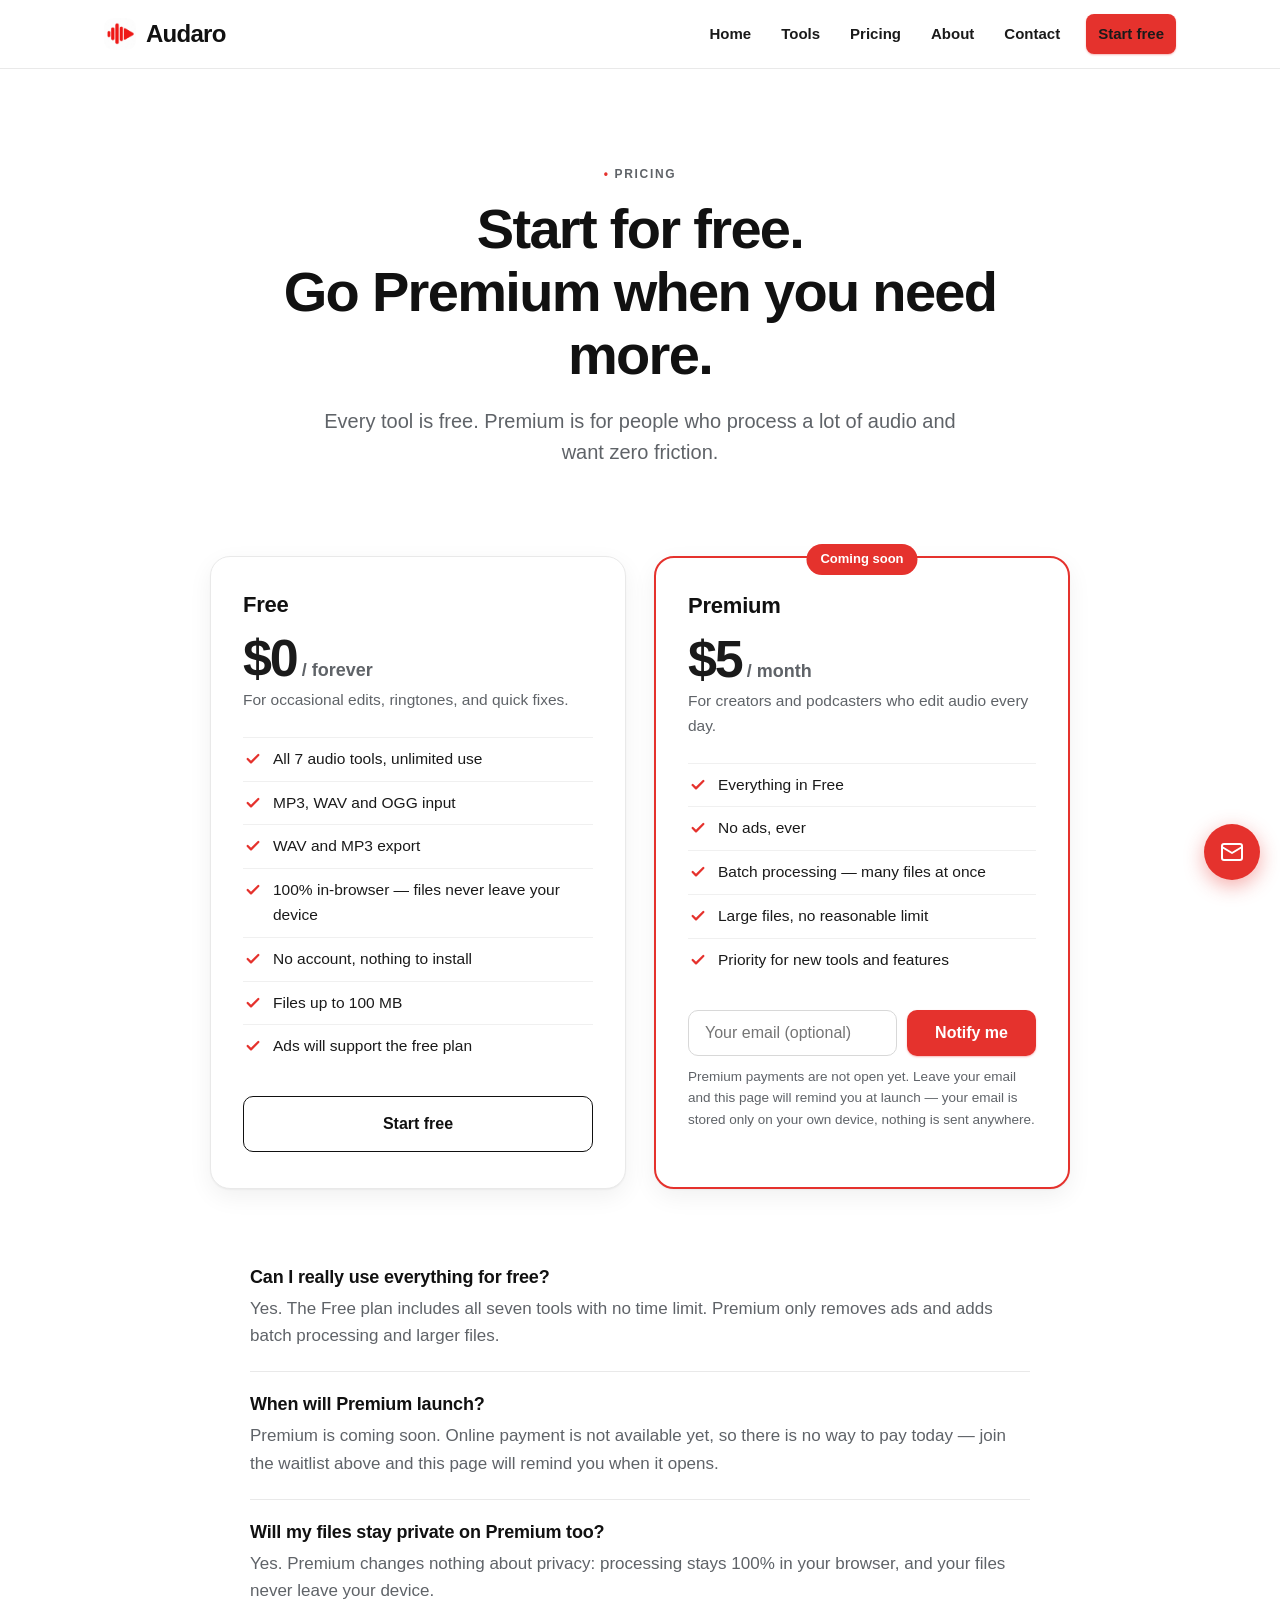
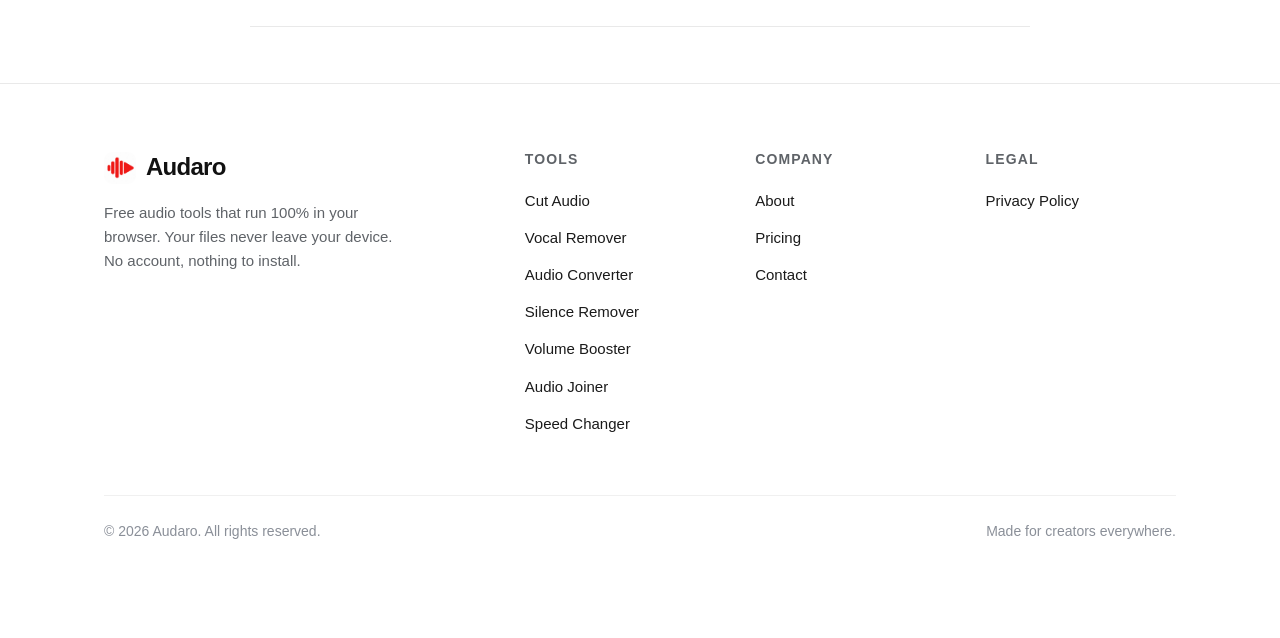
<file: pricing.html>
<!DOCTYPE html>
<html lang="en">
<head>
<meta charset="UTF-8">
<meta name="viewport" content="width=device-width, initial-scale=1.0">
<title>Pricing — Audaro Free $0 & Premium $5/month</title>
<meta name="description" content="Audaro pricing: Free $0 forever with all 7 audio tools, or Premium $5/month with no ads, batch processing and large files. Premium coming soon.">
<meta name="keywords" content="audaro pricing, free audio tools, premium audio tools, $5 audio tools">
<link rel="canonical" href="https://audaro.site/pricing.html">
<link rel="icon" type="image/x-icon" href="assets/favicon.ico">
  <link rel="apple-touch-icon" href="assets/apple-touch-icon.png">
  <script type="application/ld+json">
  {"@context":"https://schema.org","@type":"WebPage","name":"Pricing — Audaro Free $0 & Premium $5/month","url":"https://audaro.site/pricing.html","isPartOf":{"@type":"WebSite","name":"Audaro","url":"https://audaro.site/"}}
  </script>
<meta property="og:title" content="Pricing — Audaro Free $0 & Premium $5/month">
<meta property="og:description" content="Audaro pricing: Free $0 forever with all 7 audio tools, or Premium $5/month with no ads, batch processing and large files. Premium coming soon.">
<meta property="og:type" content="website">
<meta property="og:url" content="https://audaro.site/pricing.html">
<link rel="stylesheet" href="assets/css/style.css">

</head>
<body>
<header class="site-header">
  <div class="header-inner">
    <a class="wordmark" href="index.html" aria-label="Audaro home"><img class="mark-img" src="assets/audaro-logo.jpg" alt="Audaro logo" width="32" height="32">Audaro</a>
    <button class="nav-toggle" aria-label="Open menu" aria-expanded="false"><svg width="22" height="22" viewBox="0 0 24 24" fill="none" stroke="currentColor" stroke-width="2" stroke-linecap="round" stroke-linejoin="round" aria-hidden="true"><path d="M4 7h16M4 12h16M4 17h16"/></svg></button>
    <nav class="main-nav" aria-label="Main navigation">
      <a href="index.html">Home</a>
      <a href="index.html#tools">Tools</a>
      <a href="pricing.html">Pricing</a>
      <a href="about.html">About</a>
      <a href="contact.html">Contact</a>
      <a class="btn btn-sm nav-cta" href="index.html#tools">Start free</a>
    </nav>
  </div>
</header>
<main>

<section class="hero" style="padding-bottom:40px">
  <div class="container">
    <p class="eyebrow fade fade-1"><span class="dot">&bull;</span> Pricing</p>
    <h1 class="fade fade-2">Start for free.<br>Go Premium when you need more.</h1>
    <p class="lead fade fade-3">Every tool is free. Premium is for people who process a lot of audio and want zero friction.</p>
  </div>
</section>
<section class="tight" style="padding-top:16px">
  <div class="container">
    <div class="pricing-grid">
      <article class="price-card fade">
        <h3>Free</h3>
        <p class="price">$0<small> / forever</small></p>
        <p class="for">For occasional edits, ringtones, and quick fixes.</p>
        <ul>
          <li>All 7 audio tools, unlimited use</li>
          <li>MP3, WAV and OGG input</li>
          <li>WAV and MP3 export</li>
          <li>100% in-browser &mdash; files never leave your device</li>
          <li>No account, nothing to install</li>
          <li>Files up to 100 MB</li>
          <li>Ads will support the free plan</li>
        </ul>
        <a class="btn btn-outline btn-block" href="index.html#tools">Start free</a>
      </article>
      <article class="price-card popular fade fade-2">
        <span class="price-tag">Coming soon</span>
        <h3>Premium</h3>
        <p class="price">$5<small> / month</small></p>
        <p class="for">For creators and podcasters who edit audio every day.</p>
        <ul>
          <li>Everything in Free</li>
          <li>No ads, ever</li>
          <li>Batch processing &mdash; many files at once</li>
          <li>Large files, no reasonable limit</li>
          <li>Priority for new tools and features</li>
        </ul>
        <form id="waitlistForm" class="waitlist" novalidate>
          <input type="email" id="waitlistEmail" placeholder="Your email (optional)" aria-label="Email for Premium launch">
          <button class="btn" type="submit">Notify me</button>
        </form>
        <p class="waitlist-note" id="waitlistMsg">Premium payments are not open yet. Leave your email and this page will remind you at launch &mdash; your email is stored only on your own device, nothing is sent anywhere.</p>
      </article>
    </div>
    <div style="max-width:780px;margin:56px auto 0">
      <div class="faq-item"><h3>Can I really use everything for free?</h3><p>Yes. The Free plan includes all seven tools with no time limit. Premium only removes ads and adds batch processing and larger files.</p></div>
      <div class="faq-item"><h3>When will Premium launch?</h3><p>Premium is coming soon. Online payment is not available yet, so there is no way to pay today &mdash; join the waitlist above and this page will remind you when it opens.</p></div>
      <div class="faq-item"><h3>Will my files stay private on Premium too?</h3><p>Yes. Premium changes nothing about privacy: processing stays 100% in your browser, and your files never leave your device.</p></div>
    </div>
  </div>
</section>

</main>
<footer class="site-footer">
  <div class="container">
    <div class="footer-grid">
      <div class="footer-brand">
        <a class="wordmark" href="index.html"><img class="mark-img" src="assets/audaro-logo.jpg" alt="Audaro logo" width="32" height="32">Audaro</a>
        <p style="margin-top:14px">Free audio tools that run 100% in your browser. Your files never leave your device. No account, nothing to install.</p>
      </div>
      <div>
        <h4>Tools</h4>
        <ul>
          <li><a href="tools/cut-audio.html">Cut Audio</a></li>
          <li><a href="tools/remove-vocals.html">Vocal Remover</a></li>
          <li><a href="tools/convert-audio.html">Audio Converter</a></li>
          <li><a href="tools/remove-silence.html">Silence Remover</a></li>
          <li><a href="tools/volume-booster.html">Volume Booster</a></li>
          <li><a href="tools/join-audio.html">Audio Joiner</a></li>
          <li><a href="tools/change-speed.html">Speed Changer</a></li>
        </ul>
      </div>
      <div>
        <h4>Company</h4>
        <ul>
          <li><a href="about.html">About</a></li>
          <li><a href="pricing.html">Pricing</a></li>
          <li><a href="contact.html">Contact</a></li>
        </ul>
      </div>
      <div>
        <h4>Legal</h4>
        <ul>
          <li><a href="privacy.html">Privacy Policy</a></li>
        </ul>
      </div>
    </div>
    <div class="footer-bottom">
      <span>&copy; 2026 Audaro. All rights reserved.</span>
      <span>Made for creators everywhere.</span>
    </div>
  </div>
</footer>
<a class="fab" href="contact.html" aria-label="Contact us" title="Contact us"><svg width="24" height="24" viewBox="0 0 24 24" fill="none" stroke="currentColor" stroke-width="2" stroke-linecap="round" stroke-linejoin="round" aria-hidden="true"><rect x="2" y="4" width="20" height="16" rx="2"/><path d="M22 7l-10 6L2 7"/></svg></a>
<script src="assets/js/site.js"></script>

</body>
</html>
</file>
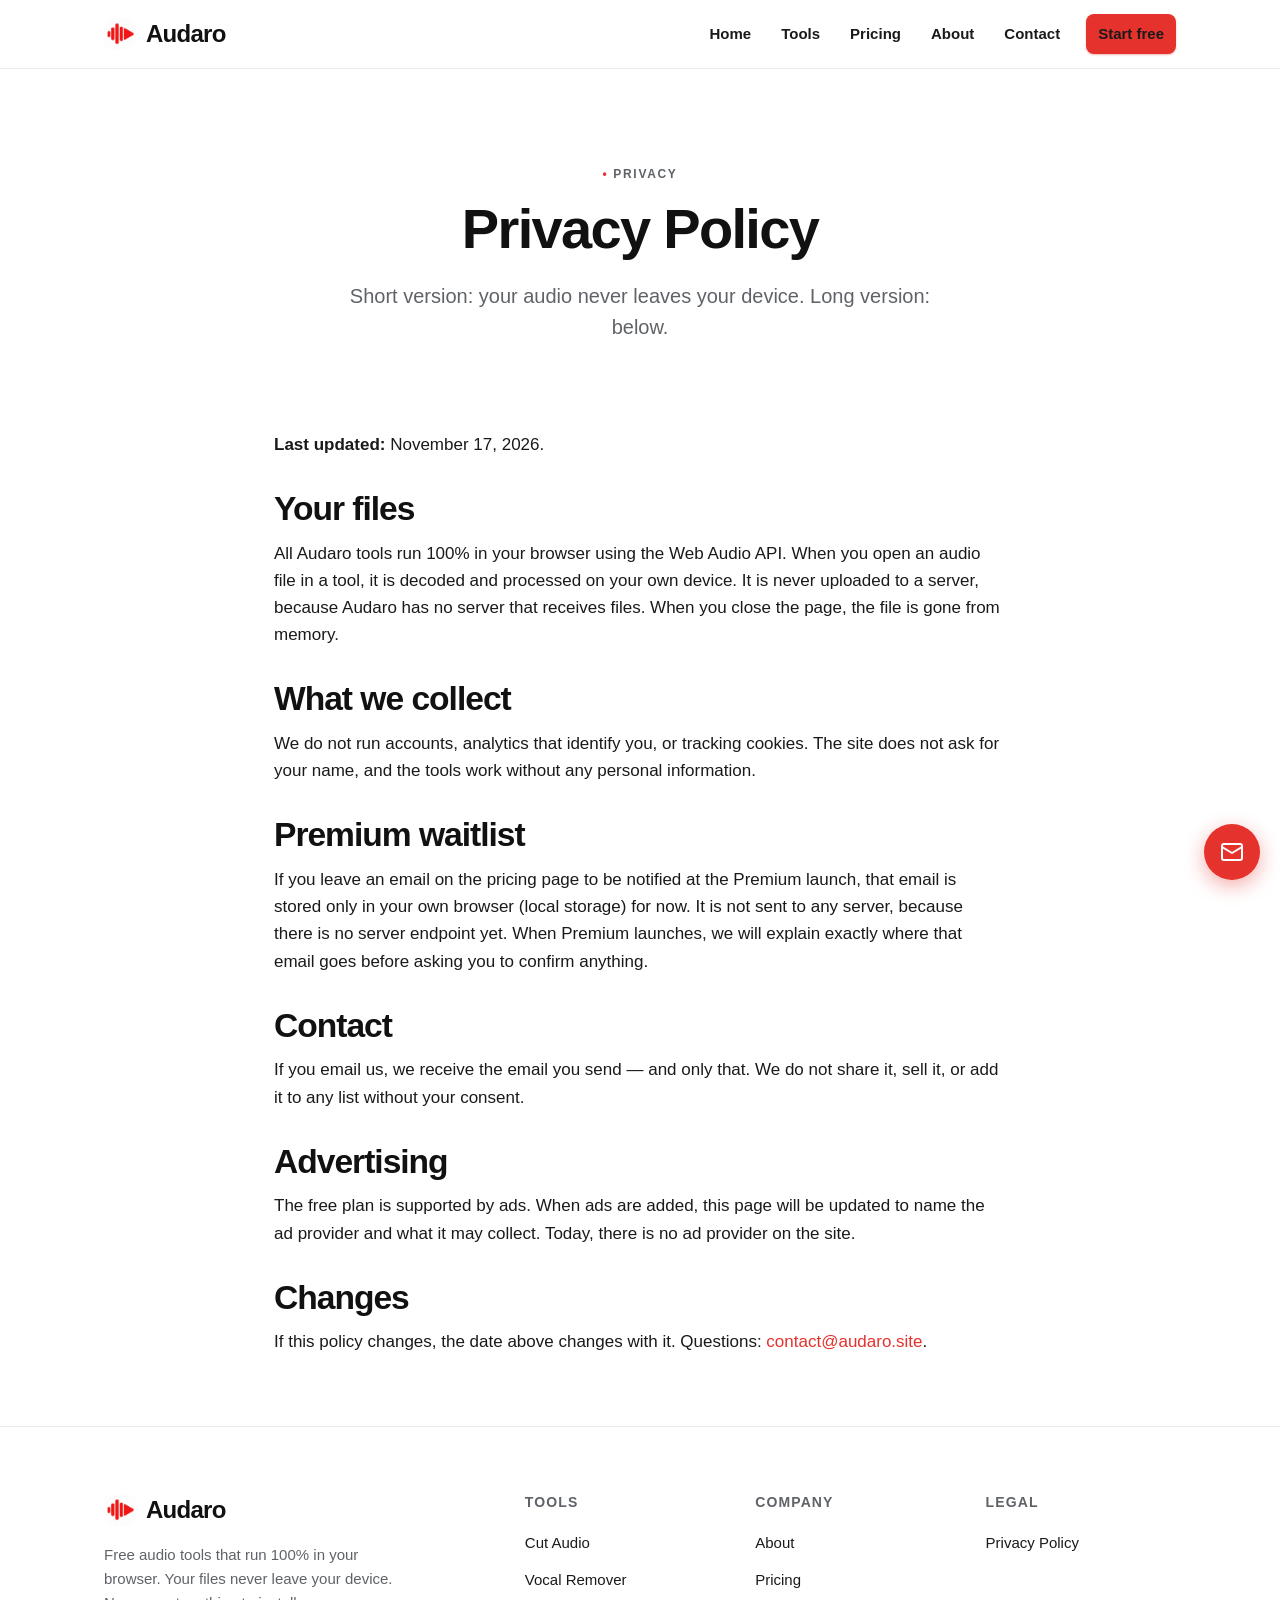
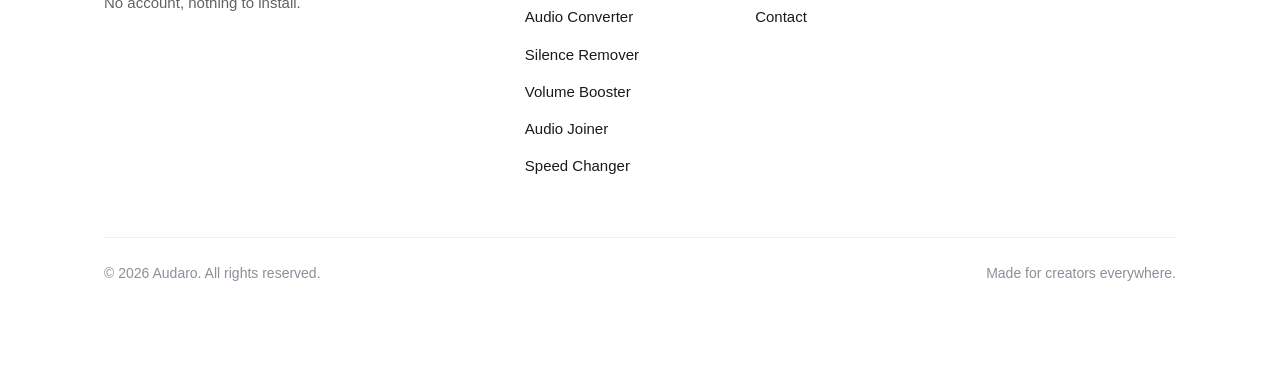
<file: privacy.html>
<!DOCTYPE html>
<html lang="en">
<head>
<meta charset="UTF-8">
<meta name="viewport" content="width=device-width, initial-scale=1.0">
<title>Privacy Policy — Audaro</title>
<meta name="description" content="Audaro privacy policy: your audio never leaves your device. No accounts, no tracking cookies, no file uploads.">
<meta name="keywords" content="audaro privacy, privacy policy, audio privacy">
<link rel="canonical" href="https://audaro.site/privacy.html">
<link rel="icon" type="image/x-icon" href="assets/favicon.ico">
  <link rel="apple-touch-icon" href="assets/apple-touch-icon.png">
  <script type="application/ld+json">
  {"@context":"https://schema.org","@type":"WebPage","name":"Privacy Policy — Audaro","url":"https://audaro.site/privacy.html","isPartOf":{"@type":"WebSite","name":"Audaro","url":"https://audaro.site/"}}
  </script>
<meta property="og:title" content="Privacy Policy — Audaro">
<meta property="og:description" content="Audaro privacy policy: your audio never leaves your device. No accounts, no tracking cookies, no file uploads.">
<meta property="og:type" content="website">
<meta property="og:url" content="https://audaro.site/privacy.html">
<link rel="stylesheet" href="assets/css/style.css">

</head>
<body>
<header class="site-header">
  <div class="header-inner">
    <a class="wordmark" href="index.html" aria-label="Audaro home"><img class="mark-img" src="assets/audaro-logo.jpg" alt="Audaro logo" width="32" height="32">Audaro</a>
    <button class="nav-toggle" aria-label="Open menu" aria-expanded="false"><svg width="22" height="22" viewBox="0 0 24 24" fill="none" stroke="currentColor" stroke-width="2" stroke-linecap="round" stroke-linejoin="round" aria-hidden="true"><path d="M4 7h16M4 12h16M4 17h16"/></svg></button>
    <nav class="main-nav" aria-label="Main navigation">
      <a href="index.html">Home</a>
      <a href="index.html#tools">Tools</a>
      <a href="pricing.html">Pricing</a>
      <a href="about.html">About</a>
      <a href="contact.html">Contact</a>
      <a class="btn btn-sm nav-cta" href="index.html#tools">Start free</a>
    </nav>
  </div>
</header>
<main>

<section class="hero" style="padding-bottom:40px">
  <div class="container">
    <p class="eyebrow fade fade-1"><span class="dot">&bull;</span> Privacy</p>
    <h1 class="fade fade-2">Privacy Policy</h1>
    <p class="lead fade fade-3">Short version: your audio never leaves your device. Long version: below.</p>
  </div>
</section>
<section class="tight" style="padding-top:16px">
  <div class="container" style="max-width:780px">
    <p><b>Last updated:</b> November 17, 2026.</p>
    <h2 style="margin-top:32px">Your files</h2>
    <p>All Audaro tools run 100% in your browser using the Web Audio API. When you open an audio file in a tool, it is decoded and processed on your own device. It is never uploaded to a server, because Audaro has no server that receives files. When you close the page, the file is gone from memory.</p>
    <h2 style="margin-top:32px">What we collect</h2>
    <p>We do not run accounts, analytics that identify you, or tracking cookies. The site does not ask for your name, and the tools work without any personal information.</p>
    <h2 style="margin-top:32px">Premium waitlist</h2>
    <p>If you leave an email on the pricing page to be notified at the Premium launch, that email is stored only in your own browser (local storage) for now. It is not sent to any server, because there is no server endpoint yet. When Premium launches, we will explain exactly where that email goes before asking you to confirm anything.</p>
    <h2 style="margin-top:32px">Contact</h2>
    <p>If you email us, we receive the email you send &mdash; and only that. We do not share it, sell it, or add it to any list without your consent.</p>
    <h2 style="margin-top:32px">Advertising</h2>
    <p>The free plan is supported by ads. When ads are added, this page will be updated to name the ad provider and what it may collect. Today, there is no ad provider on the site.</p>
    <h2 style="margin-top:32px">Changes</h2>
    <p>If this policy changes, the date above changes with it. Questions: <a href="mailto:contact@audaro.site">contact@audaro.site</a>.</p>
  </div>
</section>

</main>
<footer class="site-footer">
  <div class="container">
    <div class="footer-grid">
      <div class="footer-brand">
        <a class="wordmark" href="index.html"><img class="mark-img" src="assets/audaro-logo.jpg" alt="Audaro logo" width="32" height="32">Audaro</a>
        <p style="margin-top:14px">Free audio tools that run 100% in your browser. Your files never leave your device. No account, nothing to install.</p>
      </div>
      <div>
        <h4>Tools</h4>
        <ul>
          <li><a href="tools/cut-audio.html">Cut Audio</a></li>
          <li><a href="tools/remove-vocals.html">Vocal Remover</a></li>
          <li><a href="tools/convert-audio.html">Audio Converter</a></li>
          <li><a href="tools/remove-silence.html">Silence Remover</a></li>
          <li><a href="tools/volume-booster.html">Volume Booster</a></li>
          <li><a href="tools/join-audio.html">Audio Joiner</a></li>
          <li><a href="tools/change-speed.html">Speed Changer</a></li>
        </ul>
      </div>
      <div>
        <h4>Company</h4>
        <ul>
          <li><a href="about.html">About</a></li>
          <li><a href="pricing.html">Pricing</a></li>
          <li><a href="contact.html">Contact</a></li>
        </ul>
      </div>
      <div>
        <h4>Legal</h4>
        <ul>
          <li><a href="privacy.html">Privacy Policy</a></li>
        </ul>
      </div>
    </div>
    <div class="footer-bottom">
      <span>&copy; 2026 Audaro. All rights reserved.</span>
      <span>Made for creators everywhere.</span>
    </div>
  </div>
</footer>
<a class="fab" href="contact.html" aria-label="Contact us" title="Contact us"><svg width="24" height="24" viewBox="0 0 24 24" fill="none" stroke="currentColor" stroke-width="2" stroke-linecap="round" stroke-linejoin="round" aria-hidden="true"><rect x="2" y="4" width="20" height="16" rx="2"/><path d="M22 7l-10 6L2 7"/></svg></a>
<script src="assets/js/site.js"></script>

</body>
</html>
</file>
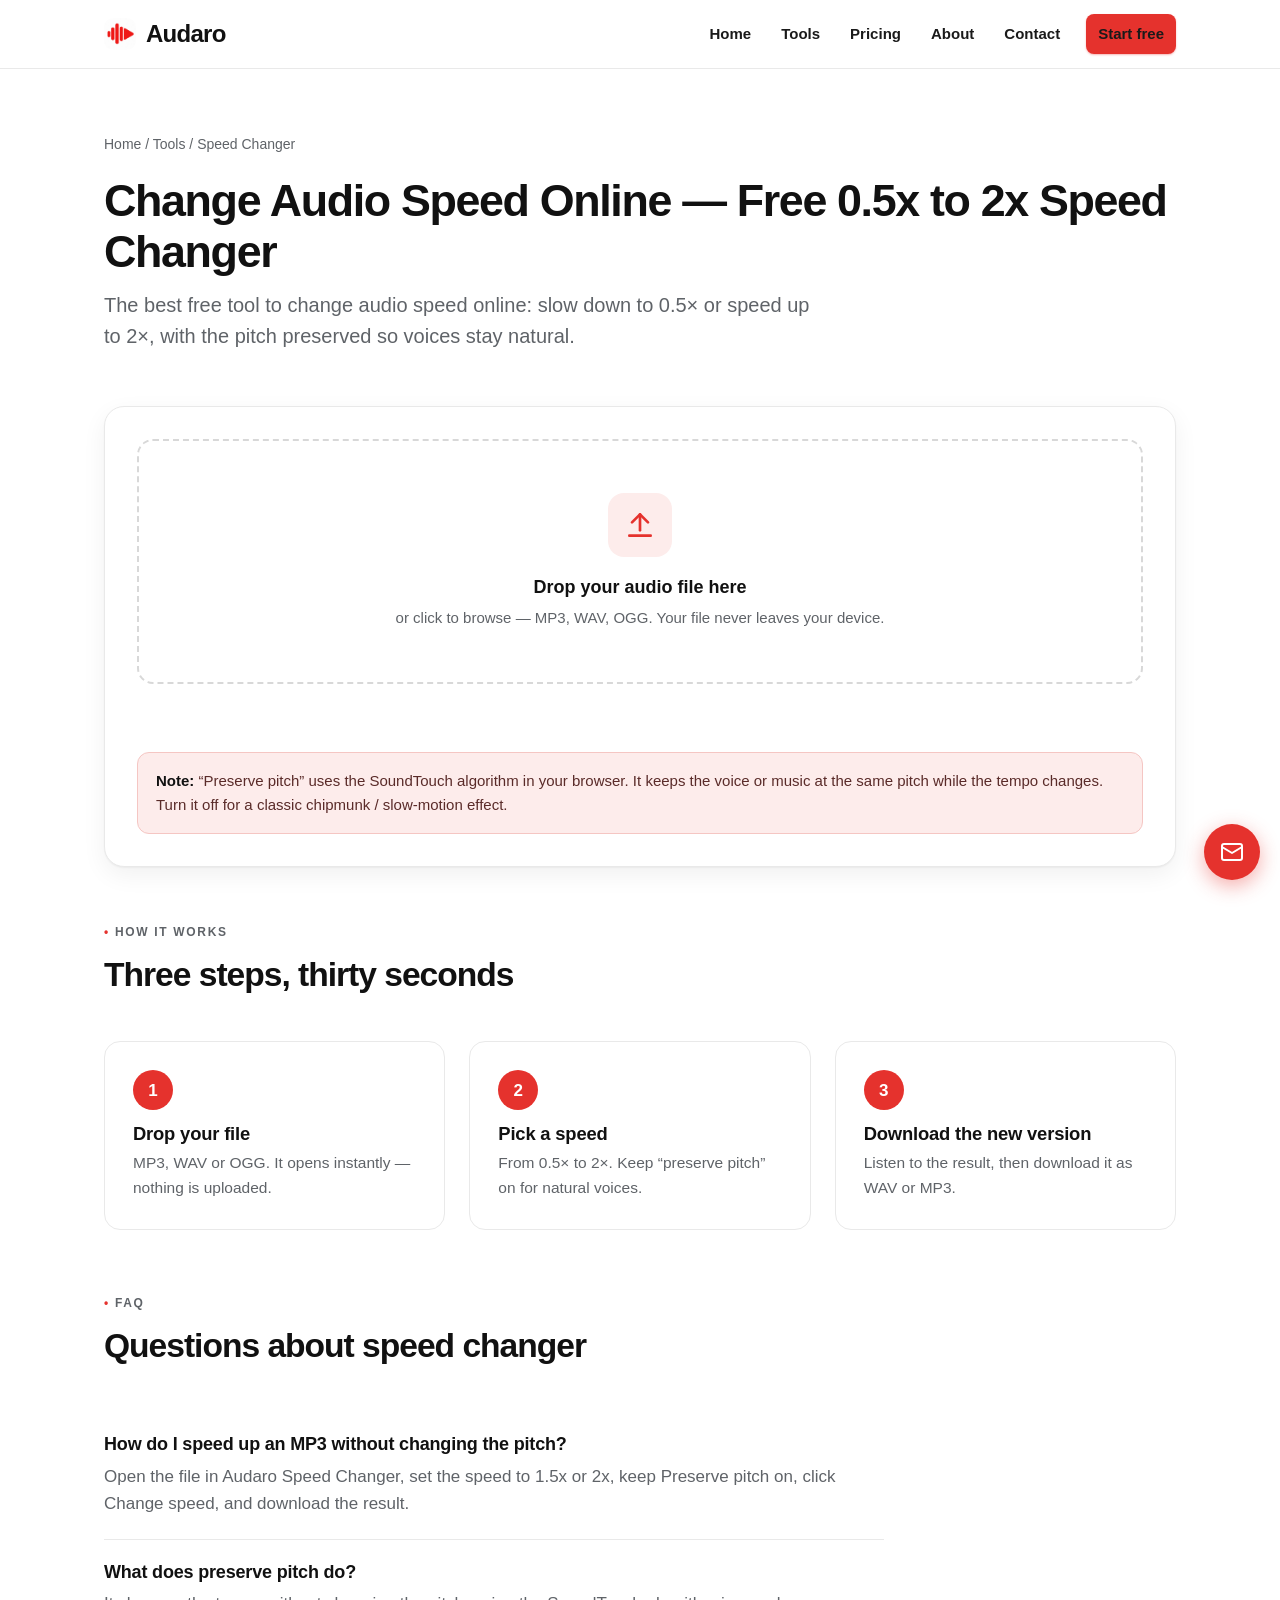
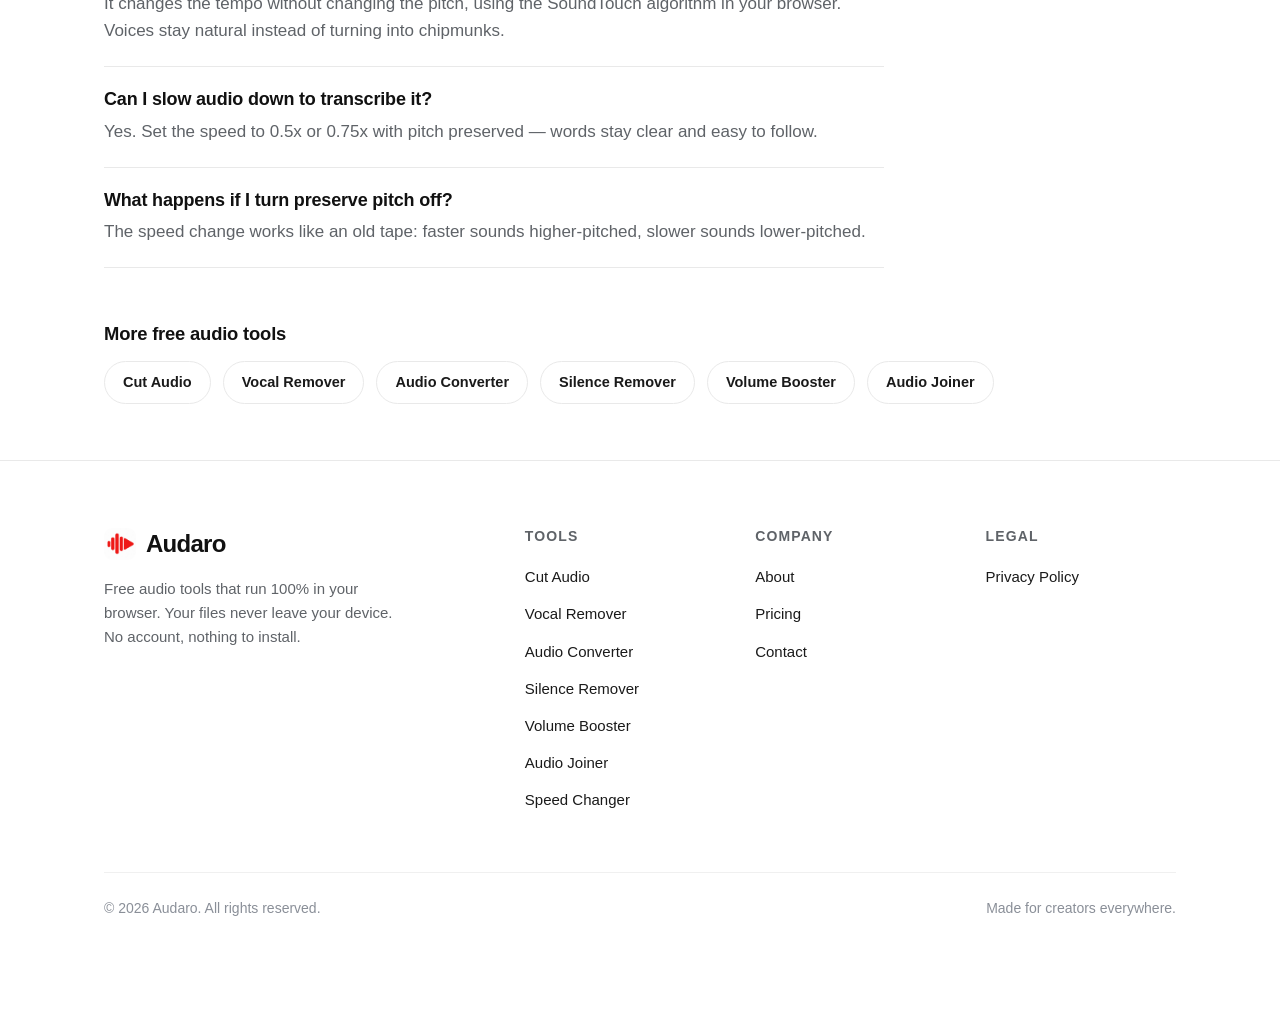
<file: tools/change-speed.html>
<!DOCTYPE html>
<html lang="en">
<head>
<meta charset="UTF-8">
<meta name="viewport" content="width=device-width, initial-scale=1.0">
<title>Change Audio Speed Online — Free 0.5x to 2x Speed Changer — Audaro</title>
<meta name="description" content="Change audio speed online for free: slow down to 0.5x or speed up to 2x, with pitch preserved. Download as WAV or MP3. No upload, no account.">
<meta name="keywords" content="change audio speed, speed up mp3, slow down audio, audio speed changer, preserve pitch">
<link rel="canonical" href="https://audaro.site/tools/change-speed.html">
<link rel="icon" type="image/x-icon" href="../assets/favicon.ico">
  <link rel="apple-touch-icon" href="../assets/apple-touch-icon.png">
<meta property="og:title" content="Change Audio Speed Online — Free 0.5x to 2x Speed Changer — Audaro">
<meta property="og:description" content="Change audio speed online for free: slow down to 0.5x or speed up to 2x, with pitch preserved. Download as WAV or MP3. No upload, no account.">
<meta property="og:type" content="website">
<meta property="og:url" content="https://audaro.site/tools/change-speed.html">
<link rel="stylesheet" href="../assets/css/style.css">
<script type="application/ld+json">
{"@context":"https://schema.org","@type":"SoftwareApplication","name":"Audaro Speed Changer","applicationCategory":"MultimediaApplication","operatingSystem":"Any modern browser","offers":{"@type":"Offer","price":"0","priceCurrency":"USD"},"description":"Free online audio speed changer: change speed from 0.5x to 2x with pitch preserved, in your browser."}
</script>
<script type="application/ld+json">
{"@context":"https://schema.org","@type":"FAQPage","mainEntity":[{"@type":"Question","name":"How do I speed up an MP3 without changing the pitch?","acceptedAnswer":{"@type":"Answer","text":"Open the file in Audaro Speed Changer, set the speed to 1.5x or 2x, keep Preserve pitch on, click Change speed, and download the result."}},{"@type":"Question","name":"What does preserve pitch do?","acceptedAnswer":{"@type":"Answer","text":"It changes the tempo without changing the pitch, using the SoundTouch algorithm in your browser. Voices stay natural instead of turning into chipmunks."}},{"@type":"Question","name":"Can I slow audio down to transcribe it?","acceptedAnswer":{"@type":"Answer","text":"Yes. Set the speed to 0.5x or 0.75x with pitch preserved &mdash; words stay clear and easy to follow."}},{"@type":"Question","name":"What happens if I turn preserve pitch off?","acceptedAnswer":{"@type":"Answer","text":"The speed change works like an old tape: faster sounds higher-pitched, slower sounds lower-pitched."}}]}
</script>
</head>
<body>
<header class="site-header">
  <div class="header-inner">
    <a class="wordmark" href="../index.html" aria-label="Audaro home"><img class="mark-img" src="../assets/audaro-logo.jpg" alt="Audaro logo" width="32" height="32">Audaro</a>
    <button class="nav-toggle" aria-label="Open menu" aria-expanded="false"><svg width="22" height="22" viewBox="0 0 24 24" fill="none" stroke="currentColor" stroke-width="2" stroke-linecap="round" stroke-linejoin="round" aria-hidden="true"><path d="M4 7h16M4 12h16M4 17h16"/></svg></button>
    <nav class="main-nav" aria-label="Main navigation">
      <a href="../index.html">Home</a>
      <a href="../index.html#tools">Tools</a>
      <a href="../pricing.html">Pricing</a>
      <a href="../about.html">About</a>
      <a href="../contact.html">Contact</a>
      <a class="btn btn-sm nav-cta" href="../index.html#tools">Start free</a>
    </nav>
  </div>
</header>
<main>

<section class="tool-hero">
  <div class="container">
    <p class="breadcrumb"><a href="../index.html">Home</a> / <a href="../index.html#tools">Tools</a> / Speed Changer</p>
    <h1>Change Audio Speed Online — Free 0.5x to 2x Speed Changer</h1>
    <p class="lead">The best free tool to change audio speed online: slow down to 0.5&times; or speed up to 2&times;, with the pitch preserved so voices stay natural.</p>
  </div>
</section>
<section class="tight" style="padding-top:0">
  <div class="container">
    <div class="workspace fade">
      <div class="dropzone" id="dropzone" tabindex="0" role="button" aria-label="Choose an audio file">
        <div class="dz-icon"><svg width="28" height="28" viewBox="0 0 24 24" fill="none" stroke="currentColor" stroke-width="2" stroke-linecap="round" stroke-linejoin="round" aria-hidden="true"><path d="M12 16V4"/><path d="M6 10l6-6 6 6"/><path d="M4 20h16"/></svg></div>
        <strong>Drop your audio file here</strong>
        <p>or click to browse &mdash; MP3, WAV, OGG. Your file never leaves your device.</p>
        <input type="file" id="fileInput" accept="audio/*,.mp3,.wav,.ogg,.m4a,.flac" style="display:none">
      </div>
      <div class="file-info" id="fileInfo"></div>
      
      <div class="controls" id="controls" style="display:none">
        <div class="control-row">
          <div class="control"><label for="rate">Speed: <span id="rateVal">1.25&times;</span> <span class="hint">&mdash; 0.5&times; is half speed, 2&times; is double speed</span></label>
            <input type="range" id="rate" min="0.5" max="2" step="0.05" value="1.25"></div>
        </div>
        <label class="check-line"><input type="checkbox" id="preservePitch" checked> Preserve pitch (recommended &mdash; voices stay natural)</label>
        <div><button class="btn" id="processBtn" type="button">Change speed</button></div>
      </div>
      <p class="status" id="status" role="status"></p>
      <div class="result" id="result">
        <h3>Your result</h3>
        <p class="result-info" id="resultInfo"></p>
        <audio id="audioPlayer" controls preload="metadata"></audio>
        <div class="dl-row">
          <button class="btn" id="dlWav" type="button">Download WAV</button>
          <button class="btn btn-outline" id="dlMp3" type="button">Download MP3</button>
        </div>
      </div>
      <div class="note-box"><b>Note:</b> &ldquo;Preserve pitch&rdquo; uses the SoundTouch algorithm in your browser. It keeps the voice or music at the same pitch while the tempo changes. Turn it off for a classic chipmunk / slow-motion effect.</div>
    </div>

    <div class="section-head">
      <p class="eyebrow"><span class="dot">&bull;</span> How it works</p>
      <h2>Three steps, thirty seconds</h2>
    </div>
    <div class="steps" style="margin-bottom:64px"><div class="step"><div class="step-num">1</div><h3>Drop your file</h3><p>MP3, WAV or OGG. It opens instantly &mdash; nothing is uploaded.</p></div><div class="step"><div class="step-num">2</div><h3>Pick a speed</h3><p>From 0.5&times; to 2&times;. Keep &ldquo;preserve pitch&rdquo; on for natural voices.</p></div><div class="step"><div class="step-num">3</div><h3>Download the new version</h3><p>Listen to the result, then download it as WAV or MP3.</p></div></div>

    <div style="max-width:780px">
      <div class="section-head">
        <p class="eyebrow"><span class="dot">&bull;</span> FAQ</p>
        <h2>Questions about speed changer</h2>
      </div>
      <div class="faq-item"><h3>How do I speed up an MP3 without changing the pitch?</h3><p>Open the file in Audaro Speed Changer, set the speed to 1.5x or 2x, keep Preserve pitch on, click Change speed, and download the result.</p></div><div class="faq-item"><h3>What does preserve pitch do?</h3><p>It changes the tempo without changing the pitch, using the SoundTouch algorithm in your browser. Voices stay natural instead of turning into chipmunks.</p></div><div class="faq-item"><h3>Can I slow audio down to transcribe it?</h3><p>Yes. Set the speed to 0.5x or 0.75x with pitch preserved &mdash; words stay clear and easy to follow.</p></div><div class="faq-item"><h3>What happens if I turn preserve pitch off?</h3><p>The speed change works like an old tape: faster sounds higher-pitched, slower sounds lower-pitched.</p></div>
    </div>

    <div style="margin-top:56px">
      <h3 style="margin-bottom:16px">More free audio tools</h3>
      <div class="related"><a class="chip" href="../tools/cut-audio.html">Cut Audio</a><a class="chip" href="../tools/remove-vocals.html">Vocal Remover</a><a class="chip" href="../tools/convert-audio.html">Audio Converter</a><a class="chip" href="../tools/remove-silence.html">Silence Remover</a><a class="chip" href="../tools/volume-booster.html">Volume Booster</a><a class="chip" href="../tools/join-audio.html">Audio Joiner</a></div>
    </div>
  </div>
</section>

</main>
<footer class="site-footer">
  <div class="container">
    <div class="footer-grid">
      <div class="footer-brand">
        <a class="wordmark" href="../index.html"><img class="mark-img" src="../assets/audaro-logo.jpg" alt="Audaro logo" width="32" height="32">Audaro</a>
        <p style="margin-top:14px">Free audio tools that run 100% in your browser. Your files never leave your device. No account, nothing to install.</p>
      </div>
      <div>
        <h4>Tools</h4>
        <ul>
          <li><a href="../tools/cut-audio.html">Cut Audio</a></li>
          <li><a href="../tools/remove-vocals.html">Vocal Remover</a></li>
          <li><a href="../tools/convert-audio.html">Audio Converter</a></li>
          <li><a href="../tools/remove-silence.html">Silence Remover</a></li>
          <li><a href="../tools/volume-booster.html">Volume Booster</a></li>
          <li><a href="../tools/join-audio.html">Audio Joiner</a></li>
          <li><a href="../tools/change-speed.html">Speed Changer</a></li>
        </ul>
      </div>
      <div>
        <h4>Company</h4>
        <ul>
          <li><a href="../about.html">About</a></li>
          <li><a href="../pricing.html">Pricing</a></li>
          <li><a href="../contact.html">Contact</a></li>
        </ul>
      </div>
      <div>
        <h4>Legal</h4>
        <ul>
          <li><a href="../privacy.html">Privacy Policy</a></li>
        </ul>
      </div>
    </div>
    <div class="footer-bottom">
      <span>&copy; 2026 Audaro. All rights reserved.</span>
      <span>Made for creators everywhere.</span>
    </div>
  </div>
</footer>
<a class="fab" href="../contact.html" aria-label="Contact us" title="Contact us"><svg width="24" height="24" viewBox="0 0 24 24" fill="none" stroke="currentColor" stroke-width="2" stroke-linecap="round" stroke-linejoin="round" aria-hidden="true"><rect x="2" y="4" width="20" height="16" rx="2"/><path d="M22 7l-10 6L2 7"/></svg></a>
<script src="../assets/js/site.js"></script>
<script src="../assets/js/lame.all.js"></script>
<script src="../assets/js/audio-core.js"></script>
<script type="module" src="../assets/js/tools/speed.js"></script>
</body>
</html>
</file>
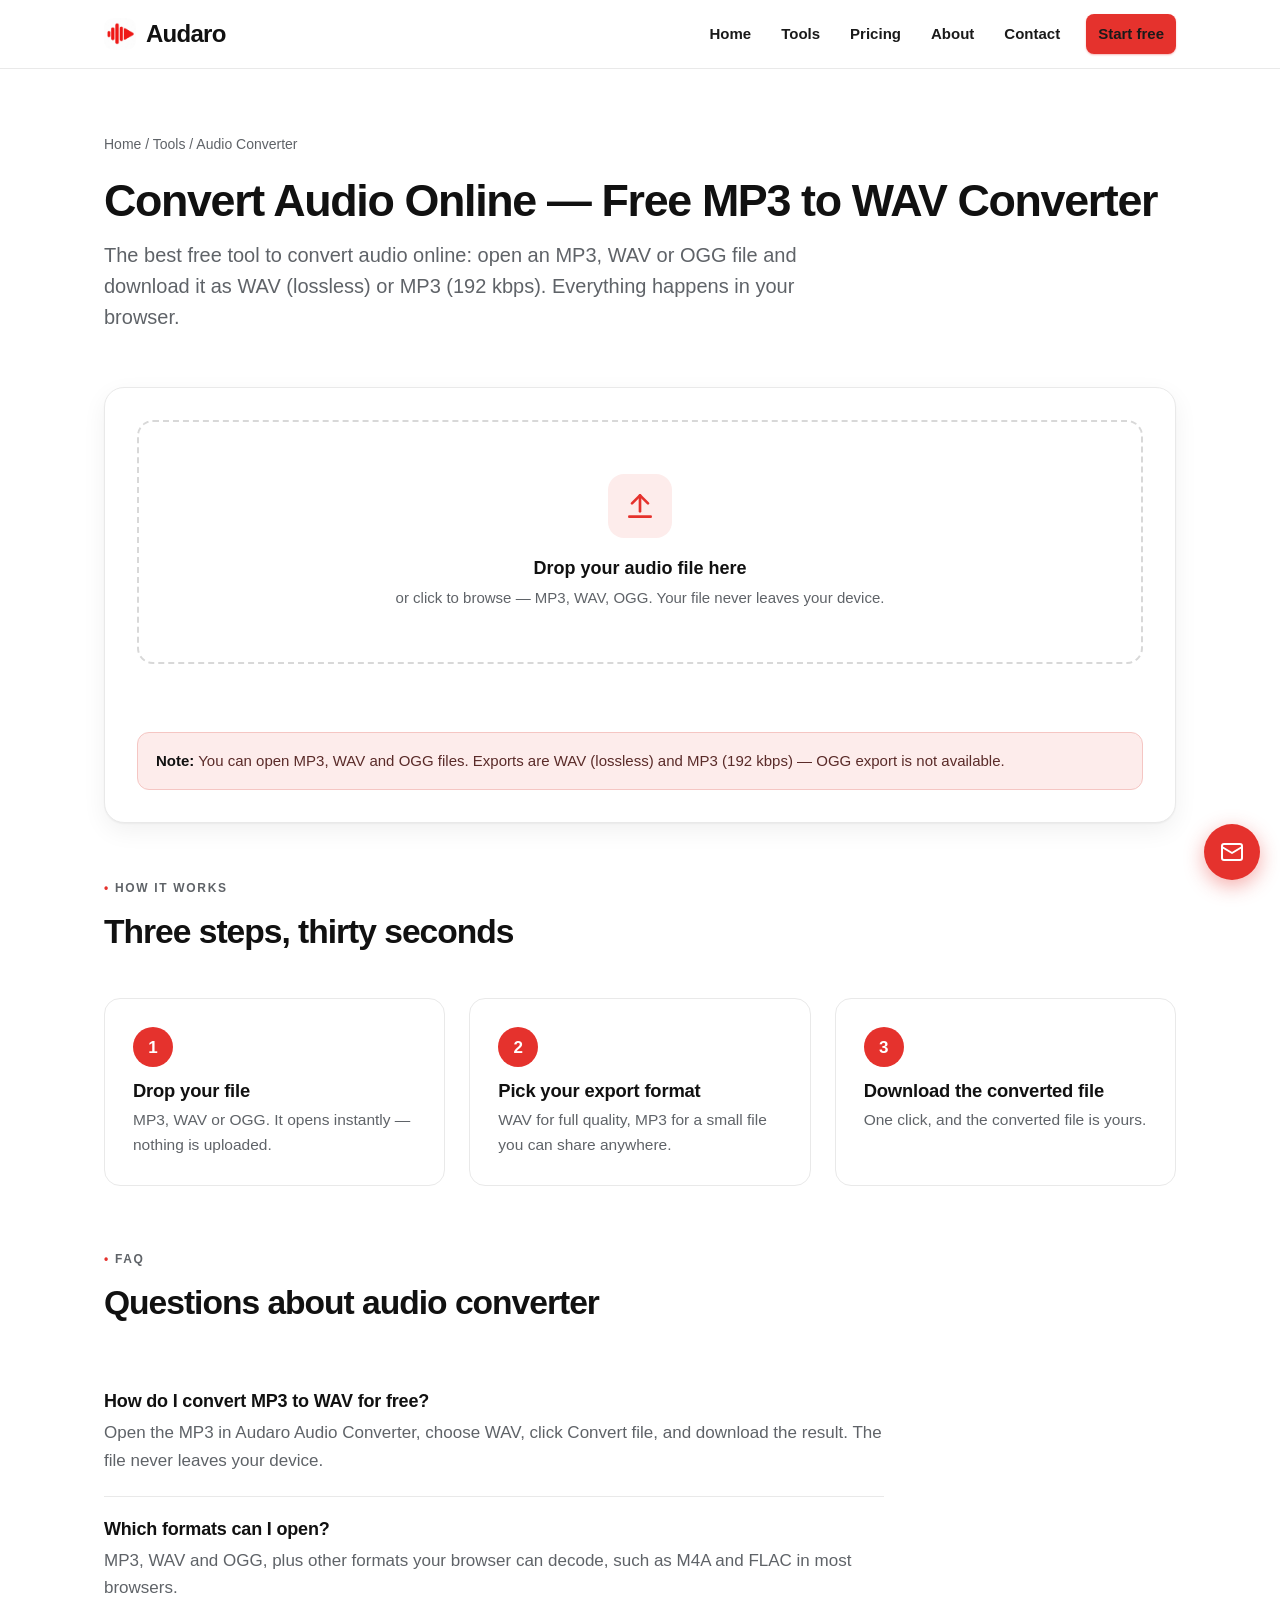
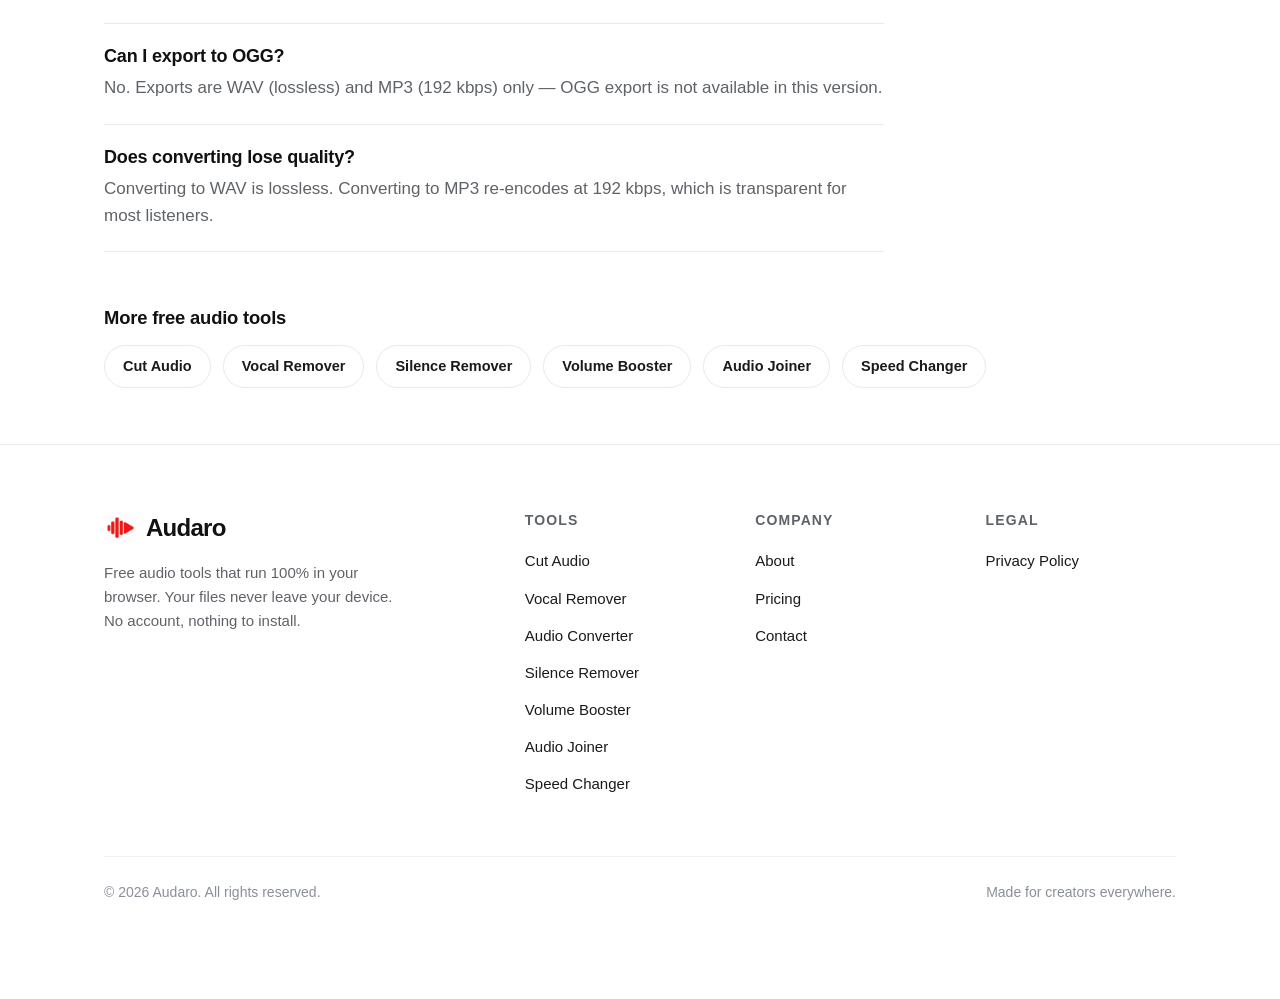
<file: tools/convert-audio.html>
<!DOCTYPE html>
<html lang="en">
<head>
<meta charset="UTF-8">
<meta name="viewport" content="width=device-width, initial-scale=1.0">
<title>Convert Audio Online — Free MP3 to WAV Converter — Audaro</title>
<meta name="description" content="Convert MP3, WAV and OGG files online for free. Open any supported file and download it as WAV or MP3. No upload, no account, no install.">
<meta name="keywords" content="convert mp3 to wav, audio converter online, wav to mp3, ogg to mp3, convert audio free">
<link rel="canonical" href="https://audaro.site/tools/convert-audio.html">
<link rel="icon" type="image/x-icon" href="../assets/favicon.ico">
  <link rel="apple-touch-icon" href="../assets/apple-touch-icon.png">
<meta property="og:title" content="Convert Audio Online — Free MP3 to WAV Converter — Audaro">
<meta property="og:description" content="Convert MP3, WAV and OGG files online for free. Open any supported file and download it as WAV or MP3. No upload, no account, no install.">
<meta property="og:type" content="website">
<meta property="og:url" content="https://audaro.site/tools/convert-audio.html">
<link rel="stylesheet" href="../assets/css/style.css">
<script type="application/ld+json">
{"@context":"https://schema.org","@type":"SoftwareApplication","name":"Audaro Audio Converter","applicationCategory":"MultimediaApplication","operatingSystem":"Any modern browser","offers":{"@type":"Offer","price":"0","priceCurrency":"USD"},"description":"Free online audio converter: convert MP3, WAV and OGG files to WAV or MP3, in your browser."}
</script>
<script type="application/ld+json">
{"@context":"https://schema.org","@type":"FAQPage","mainEntity":[{"@type":"Question","name":"How do I convert MP3 to WAV for free?","acceptedAnswer":{"@type":"Answer","text":"Open the MP3 in Audaro Audio Converter, choose WAV, click Convert file, and download the result. The file never leaves your device."}},{"@type":"Question","name":"Which formats can I open?","acceptedAnswer":{"@type":"Answer","text":"MP3, WAV and OGG, plus other formats your browser can decode, such as M4A and FLAC in most browsers."}},{"@type":"Question","name":"Can I export to OGG?","acceptedAnswer":{"@type":"Answer","text":"No. Exports are WAV (lossless) and MP3 (192 kbps) only &mdash; OGG export is not available in this version."}},{"@type":"Question","name":"Does converting lose quality?","acceptedAnswer":{"@type":"Answer","text":"Converting to WAV is lossless. Converting to MP3 re-encodes at 192 kbps, which is transparent for most listeners."}}]}
</script>
</head>
<body>
<header class="site-header">
  <div class="header-inner">
    <a class="wordmark" href="../index.html" aria-label="Audaro home"><img class="mark-img" src="../assets/audaro-logo.jpg" alt="Audaro logo" width="32" height="32">Audaro</a>
    <button class="nav-toggle" aria-label="Open menu" aria-expanded="false"><svg width="22" height="22" viewBox="0 0 24 24" fill="none" stroke="currentColor" stroke-width="2" stroke-linecap="round" stroke-linejoin="round" aria-hidden="true"><path d="M4 7h16M4 12h16M4 17h16"/></svg></button>
    <nav class="main-nav" aria-label="Main navigation">
      <a href="../index.html">Home</a>
      <a href="../index.html#tools">Tools</a>
      <a href="../pricing.html">Pricing</a>
      <a href="../about.html">About</a>
      <a href="../contact.html">Contact</a>
      <a class="btn btn-sm nav-cta" href="../index.html#tools">Start free</a>
    </nav>
  </div>
</header>
<main>

<section class="tool-hero">
  <div class="container">
    <p class="breadcrumb"><a href="../index.html">Home</a> / <a href="../index.html#tools">Tools</a> / Audio Converter</p>
    <h1>Convert Audio Online — Free MP3 to WAV Converter</h1>
    <p class="lead">The best free tool to convert audio online: open an MP3, WAV or OGG file and download it as WAV (lossless) or MP3 (192 kbps). Everything happens in your browser.</p>
  </div>
</section>
<section class="tight" style="padding-top:0">
  <div class="container">
    <div class="workspace fade">
      <div class="dropzone" id="dropzone" tabindex="0" role="button" aria-label="Choose an audio file">
        <div class="dz-icon"><svg width="28" height="28" viewBox="0 0 24 24" fill="none" stroke="currentColor" stroke-width="2" stroke-linecap="round" stroke-linejoin="round" aria-hidden="true"><path d="M12 16V4"/><path d="M6 10l6-6 6 6"/><path d="M4 20h16"/></svg></div>
        <strong>Drop your audio file here</strong>
        <p>or click to browse &mdash; MP3, WAV, OGG. Your file never leaves your device.</p>
        <input type="file" id="fileInput" accept="audio/*,.mp3,.wav,.ogg,.m4a,.flac" style="display:none">
      </div>
      <div class="file-info" id="fileInfo"></div>
      
      <div class="controls" id="controls" style="display:none">
        <div class="control"><label for="formatSelect">Export format <span class="hint">&mdash; both downloads are prepared, pick the one you need</span></label>
          <select id="formatSelect"><option value="wav">WAV &mdash; lossless, best quality</option><option value="mp3">MP3 &mdash; small file, 192 kbps</option></select>
        </div>
        <div><button class="btn" id="processBtn" type="button">Convert file</button></div>
      </div>
      <p class="status" id="status" role="status"></p>
      <div class="result" id="result">
        <h3>Your result</h3>
        <p class="result-info" id="resultInfo"></p>
        <audio id="audioPlayer" controls preload="metadata"></audio>
        <div class="dl-row">
          <button class="btn" id="dlWav" type="button">Download WAV</button>
          <button class="btn btn-outline" id="dlMp3" type="button">Download MP3</button>
        </div>
      </div>
      <div class="note-box"><b>Note:</b> You can open MP3, WAV and OGG files. Exports are WAV (lossless) and MP3 (192 kbps) &mdash; OGG export is not available.</div>
    </div>

    <div class="section-head">
      <p class="eyebrow"><span class="dot">&bull;</span> How it works</p>
      <h2>Three steps, thirty seconds</h2>
    </div>
    <div class="steps" style="margin-bottom:64px"><div class="step"><div class="step-num">1</div><h3>Drop your file</h3><p>MP3, WAV or OGG. It opens instantly &mdash; nothing is uploaded.</p></div><div class="step"><div class="step-num">2</div><h3>Pick your export format</h3><p>WAV for full quality, MP3 for a small file you can share anywhere.</p></div><div class="step"><div class="step-num">3</div><h3>Download the converted file</h3><p>One click, and the converted file is yours.</p></div></div>

    <div style="max-width:780px">
      <div class="section-head">
        <p class="eyebrow"><span class="dot">&bull;</span> FAQ</p>
        <h2>Questions about audio converter</h2>
      </div>
      <div class="faq-item"><h3>How do I convert MP3 to WAV for free?</h3><p>Open the MP3 in Audaro Audio Converter, choose WAV, click Convert file, and download the result. The file never leaves your device.</p></div><div class="faq-item"><h3>Which formats can I open?</h3><p>MP3, WAV and OGG, plus other formats your browser can decode, such as M4A and FLAC in most browsers.</p></div><div class="faq-item"><h3>Can I export to OGG?</h3><p>No. Exports are WAV (lossless) and MP3 (192 kbps) only &mdash; OGG export is not available in this version.</p></div><div class="faq-item"><h3>Does converting lose quality?</h3><p>Converting to WAV is lossless. Converting to MP3 re-encodes at 192 kbps, which is transparent for most listeners.</p></div>
    </div>

    <div style="margin-top:56px">
      <h3 style="margin-bottom:16px">More free audio tools</h3>
      <div class="related"><a class="chip" href="../tools/cut-audio.html">Cut Audio</a><a class="chip" href="../tools/remove-vocals.html">Vocal Remover</a><a class="chip" href="../tools/remove-silence.html">Silence Remover</a><a class="chip" href="../tools/volume-booster.html">Volume Booster</a><a class="chip" href="../tools/join-audio.html">Audio Joiner</a><a class="chip" href="../tools/change-speed.html">Speed Changer</a></div>
    </div>
  </div>
</section>

</main>
<footer class="site-footer">
  <div class="container">
    <div class="footer-grid">
      <div class="footer-brand">
        <a class="wordmark" href="../index.html"><img class="mark-img" src="../assets/audaro-logo.jpg" alt="Audaro logo" width="32" height="32">Audaro</a>
        <p style="margin-top:14px">Free audio tools that run 100% in your browser. Your files never leave your device. No account, nothing to install.</p>
      </div>
      <div>
        <h4>Tools</h4>
        <ul>
          <li><a href="../tools/cut-audio.html">Cut Audio</a></li>
          <li><a href="../tools/remove-vocals.html">Vocal Remover</a></li>
          <li><a href="../tools/convert-audio.html">Audio Converter</a></li>
          <li><a href="../tools/remove-silence.html">Silence Remover</a></li>
          <li><a href="../tools/volume-booster.html">Volume Booster</a></li>
          <li><a href="../tools/join-audio.html">Audio Joiner</a></li>
          <li><a href="../tools/change-speed.html">Speed Changer</a></li>
        </ul>
      </div>
      <div>
        <h4>Company</h4>
        <ul>
          <li><a href="../about.html">About</a></li>
          <li><a href="../pricing.html">Pricing</a></li>
          <li><a href="../contact.html">Contact</a></li>
        </ul>
      </div>
      <div>
        <h4>Legal</h4>
        <ul>
          <li><a href="../privacy.html">Privacy Policy</a></li>
        </ul>
      </div>
    </div>
    <div class="footer-bottom">
      <span>&copy; 2026 Audaro. All rights reserved.</span>
      <span>Made for creators everywhere.</span>
    </div>
  </div>
</footer>
<a class="fab" href="../contact.html" aria-label="Contact us" title="Contact us"><svg width="24" height="24" viewBox="0 0 24 24" fill="none" stroke="currentColor" stroke-width="2" stroke-linecap="round" stroke-linejoin="round" aria-hidden="true"><rect x="2" y="4" width="20" height="16" rx="2"/><path d="M22 7l-10 6L2 7"/></svg></a>
<script src="../assets/js/site.js"></script>
<script src="../assets/js/lame.all.js"></script>
<script src="../assets/js/audio-core.js"></script>
<script src="../assets/js/tools/convert.js"></script>
</body>
</html>
</file>
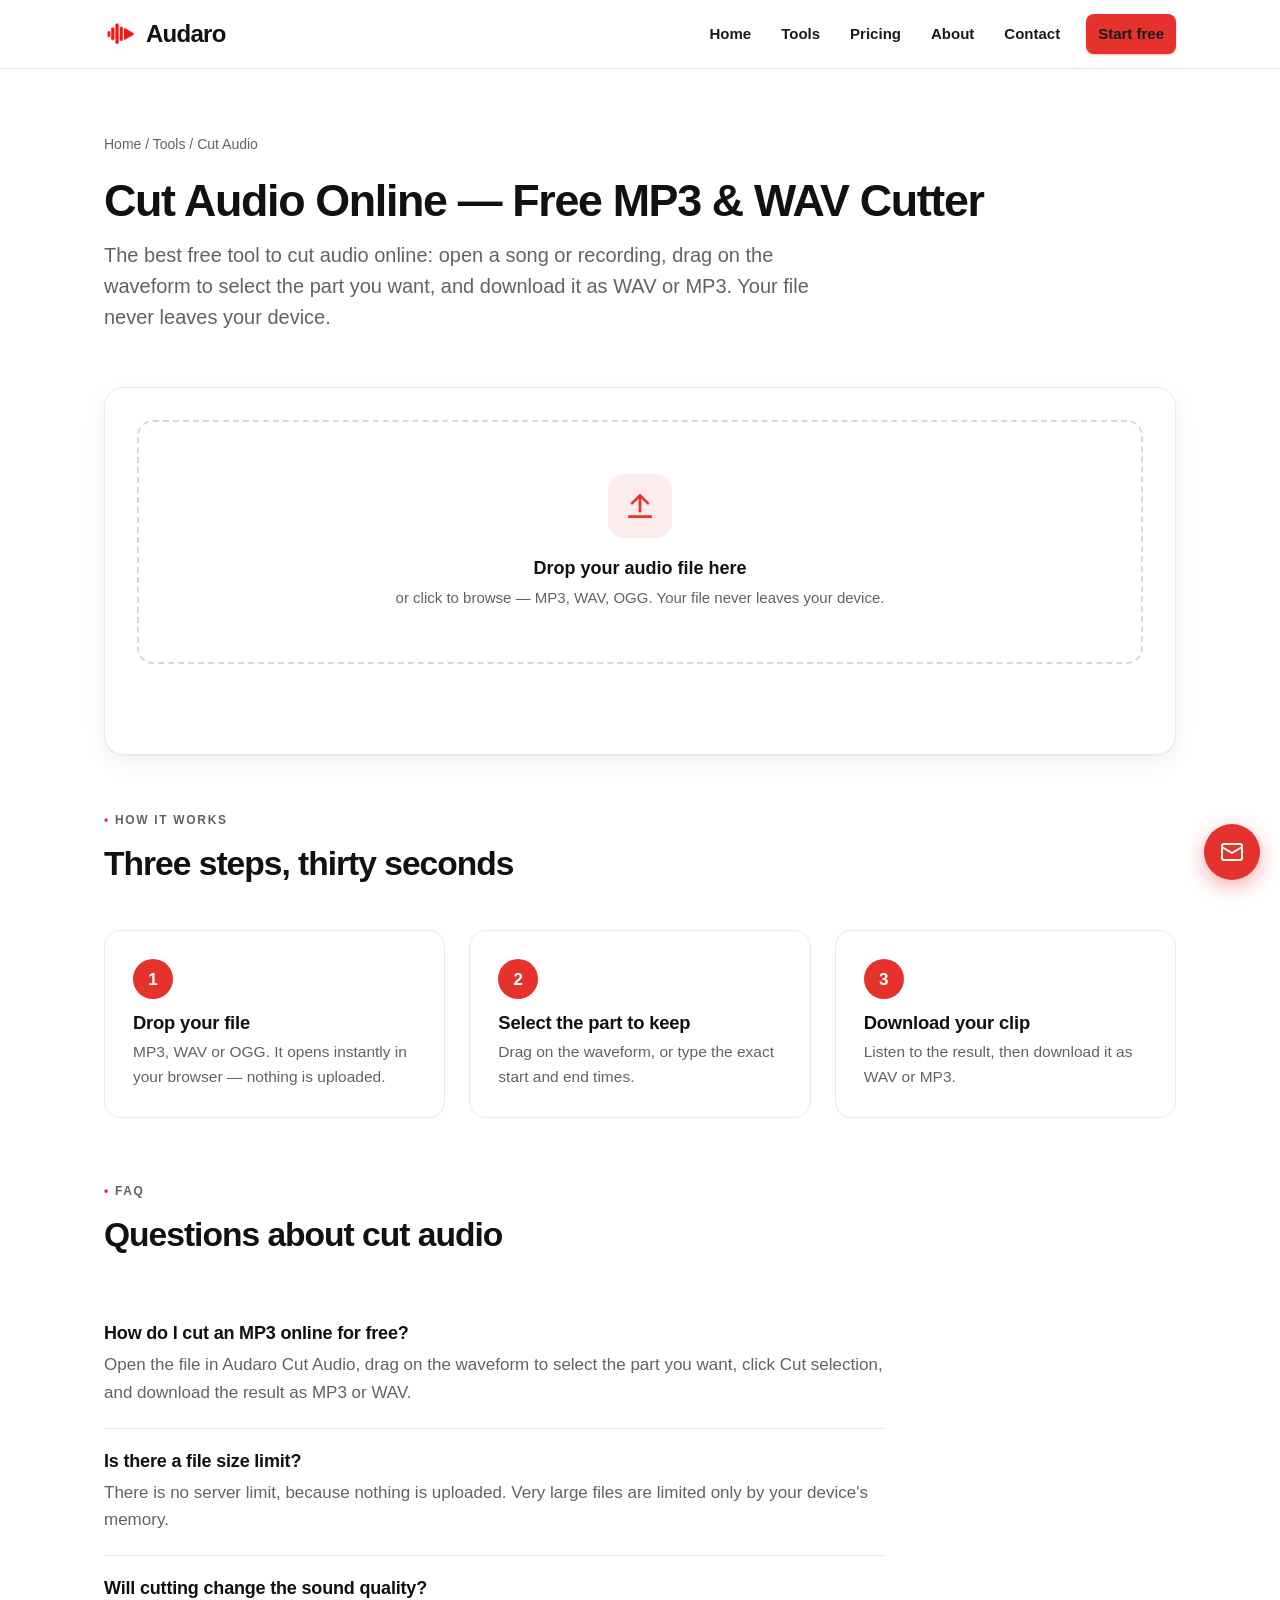
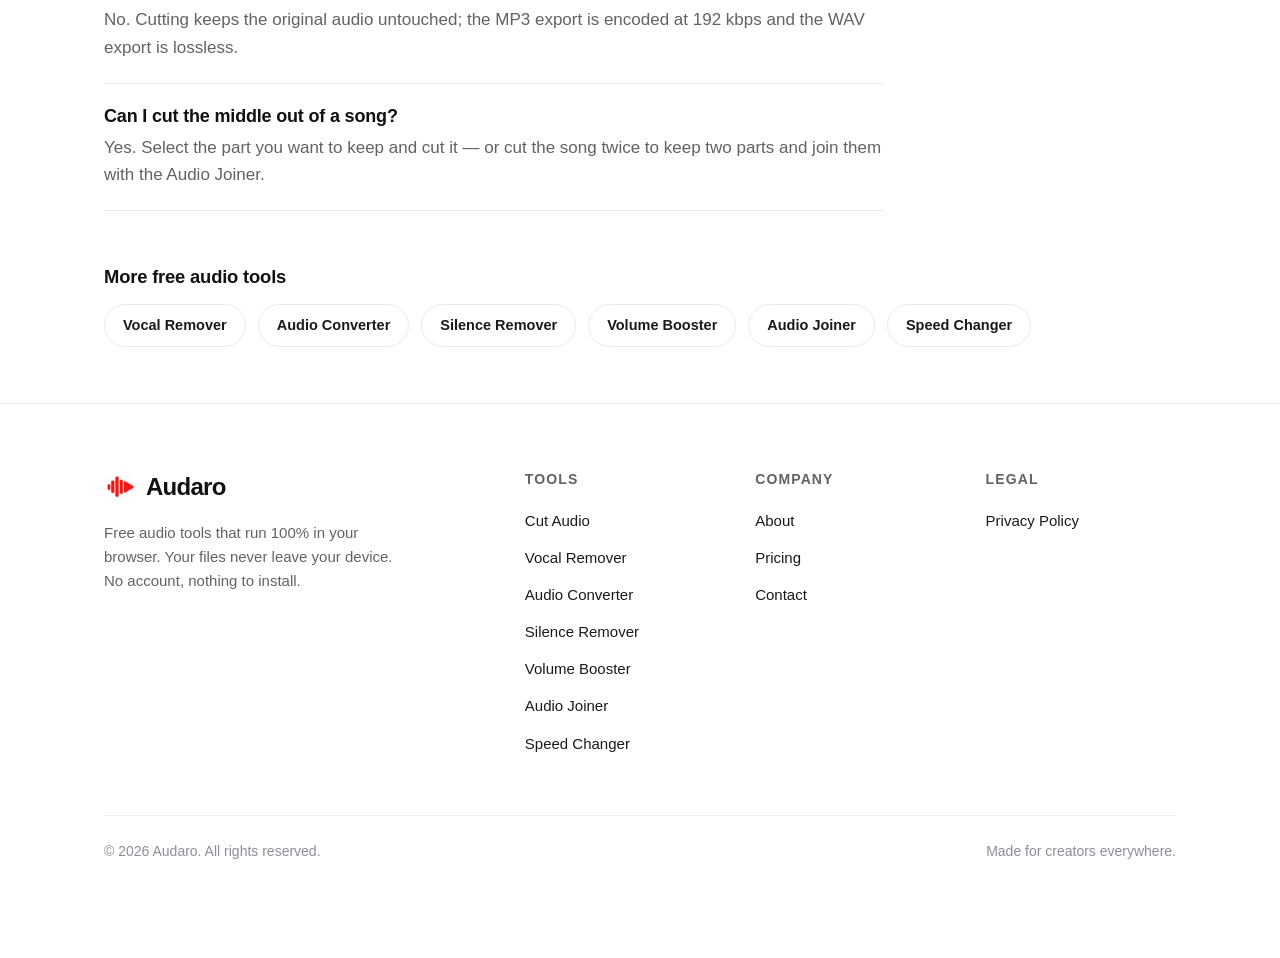
<file: tools/cut-audio.html>
<!DOCTYPE html>
<html lang="en">
<head>
<meta charset="UTF-8">
<meta name="viewport" content="width=device-width, initial-scale=1.0">
<title>Cut Audio Online — Free MP3 & WAV Cutter — Audaro</title>
<meta name="description" content="Cut any MP3 or WAV file online for free. Drag to select on the waveform, trim to the exact second, and download as WAV or MP3. No upload, no account.">
<meta name="keywords" content="cut audio online, mp3 cutter, trim mp3, trim audio free, cut wav online">
<link rel="canonical" href="https://audaro.site/tools/cut-audio.html">
<link rel="icon" type="image/x-icon" href="../assets/favicon.ico">
  <link rel="apple-touch-icon" href="../assets/apple-touch-icon.png">
<meta property="og:title" content="Cut Audio Online — Free MP3 & WAV Cutter — Audaro">
<meta property="og:description" content="Cut any MP3 or WAV file online for free. Drag to select on the waveform, trim to the exact second, and download as WAV or MP3. No upload, no account.">
<meta property="og:type" content="website">
<meta property="og:url" content="https://audaro.site/tools/cut-audio.html">
<link rel="stylesheet" href="../assets/css/style.css">
<script type="application/ld+json">
{"@context":"https://schema.org","@type":"SoftwareApplication","name":"Audaro Cut Audio","applicationCategory":"MultimediaApplication","operatingSystem":"Any modern browser","offers":{"@type":"Offer","price":"0","priceCurrency":"USD"},"description":"Free online audio cutter: trim MP3 and WAV files to the exact second, in your browser."}
</script>
<script type="application/ld+json">
{"@context":"https://schema.org","@type":"FAQPage","mainEntity":[{"@type":"Question","name":"How do I cut an MP3 online for free?","acceptedAnswer":{"@type":"Answer","text":"Open the file in Audaro Cut Audio, drag on the waveform to select the part you want, click Cut selection, and download the result as MP3 or WAV."}},{"@type":"Question","name":"Is there a file size limit?","acceptedAnswer":{"@type":"Answer","text":"There is no server limit, because nothing is uploaded. Very large files are limited only by your device's memory."}},{"@type":"Question","name":"Will cutting change the sound quality?","acceptedAnswer":{"@type":"Answer","text":"No. Cutting keeps the original audio untouched; the MP3 export is encoded at 192 kbps and the WAV export is lossless."}},{"@type":"Question","name":"Can I cut the middle out of a song?","acceptedAnswer":{"@type":"Answer","text":"Yes. Select the part you want to keep and cut it &mdash; or cut the song twice to keep two parts and join them with the Audio Joiner."}}]}
</script>
</head>
<body>
<header class="site-header">
  <div class="header-inner">
    <a class="wordmark" href="../index.html" aria-label="Audaro home"><img class="mark-img" src="../assets/audaro-logo.jpg" alt="Audaro logo" width="32" height="32">Audaro</a>
    <button class="nav-toggle" aria-label="Open menu" aria-expanded="false"><svg width="22" height="22" viewBox="0 0 24 24" fill="none" stroke="currentColor" stroke-width="2" stroke-linecap="round" stroke-linejoin="round" aria-hidden="true"><path d="M4 7h16M4 12h16M4 17h16"/></svg></button>
    <nav class="main-nav" aria-label="Main navigation">
      <a href="../index.html">Home</a>
      <a href="../index.html#tools">Tools</a>
      <a href="../pricing.html">Pricing</a>
      <a href="../about.html">About</a>
      <a href="../contact.html">Contact</a>
      <a class="btn btn-sm nav-cta" href="../index.html#tools">Start free</a>
    </nav>
  </div>
</header>
<main>

<section class="tool-hero">
  <div class="container">
    <p class="breadcrumb"><a href="../index.html">Home</a> / <a href="../index.html#tools">Tools</a> / Cut Audio</p>
    <h1>Cut Audio Online — Free MP3 & WAV Cutter</h1>
    <p class="lead">The best free tool to cut audio online: open a song or recording, drag on the waveform to select the part you want, and download it as WAV or MP3. Your file never leaves your device.</p>
  </div>
</section>
<section class="tight" style="padding-top:0">
  <div class="container">
    <div class="workspace fade">
      <div class="dropzone" id="dropzone" tabindex="0" role="button" aria-label="Choose an audio file">
        <div class="dz-icon"><svg width="28" height="28" viewBox="0 0 24 24" fill="none" stroke="currentColor" stroke-width="2" stroke-linecap="round" stroke-linejoin="round" aria-hidden="true"><path d="M12 16V4"/><path d="M6 10l6-6 6 6"/><path d="M4 20h16"/></svg></div>
        <strong>Drop your audio file here</strong>
        <p>or click to browse &mdash; MP3, WAV, OGG. Your file never leaves your device.</p>
        <input type="file" id="fileInput" accept="audio/*,.mp3,.wav,.ogg,.m4a,.flac" style="display:none">
      </div>
      <div class="file-info" id="fileInfo"></div>
      
      <div class="wave-wrap" id="waveWrap" style="display:none">
        <canvas id="waveCanvas" aria-label="Audio waveform. Drag to select the part to keep."></canvas>
        <div class="wave-times"><span id="timeStart">0:00</span><span>Drag on the waveform to select &mdash; or type the times below</span><span id="timeEnd">0:00</span></div>
      </div>
      <div class="controls" id="controls" style="display:none">
        <div class="control-row">
          <div class="control"><label for="startInput">Start (seconds)</label><input type="number" id="startInput" min="0" step="0.1" value="0"></div>
          <div class="control"><label for="endInput">End (seconds)</label><input type="number" id="endInput" min="0" step="0.1" value="0"></div>
        </div>
        <div><button class="btn" id="processBtn" type="button">Cut selection</button></div>
      </div>
      <p class="status" id="status" role="status"></p>
      <div class="result" id="result">
        <h3>Your result</h3>
        <p class="result-info" id="resultInfo"></p>
        <audio id="audioPlayer" controls preload="metadata"></audio>
        <div class="dl-row">
          <button class="btn" id="dlWav" type="button">Download WAV</button>
          <button class="btn btn-outline" id="dlMp3" type="button">Download MP3</button>
        </div>
      </div>
      
    </div>

    <div class="section-head">
      <p class="eyebrow"><span class="dot">&bull;</span> How it works</p>
      <h2>Three steps, thirty seconds</h2>
    </div>
    <div class="steps" style="margin-bottom:64px"><div class="step"><div class="step-num">1</div><h3>Drop your file</h3><p>MP3, WAV or OGG. It opens instantly in your browser &mdash; nothing is uploaded.</p></div><div class="step"><div class="step-num">2</div><h3>Select the part to keep</h3><p>Drag on the waveform, or type the exact start and end times.</p></div><div class="step"><div class="step-num">3</div><h3>Download your clip</h3><p>Listen to the result, then download it as WAV or MP3.</p></div></div>

    <div style="max-width:780px">
      <div class="section-head">
        <p class="eyebrow"><span class="dot">&bull;</span> FAQ</p>
        <h2>Questions about cut audio</h2>
      </div>
      <div class="faq-item"><h3>How do I cut an MP3 online for free?</h3><p>Open the file in Audaro Cut Audio, drag on the waveform to select the part you want, click Cut selection, and download the result as MP3 or WAV.</p></div><div class="faq-item"><h3>Is there a file size limit?</h3><p>There is no server limit, because nothing is uploaded. Very large files are limited only by your device's memory.</p></div><div class="faq-item"><h3>Will cutting change the sound quality?</h3><p>No. Cutting keeps the original audio untouched; the MP3 export is encoded at 192 kbps and the WAV export is lossless.</p></div><div class="faq-item"><h3>Can I cut the middle out of a song?</h3><p>Yes. Select the part you want to keep and cut it &mdash; or cut the song twice to keep two parts and join them with the Audio Joiner.</p></div>
    </div>

    <div style="margin-top:56px">
      <h3 style="margin-bottom:16px">More free audio tools</h3>
      <div class="related"><a class="chip" href="../tools/remove-vocals.html">Vocal Remover</a><a class="chip" href="../tools/convert-audio.html">Audio Converter</a><a class="chip" href="../tools/remove-silence.html">Silence Remover</a><a class="chip" href="../tools/volume-booster.html">Volume Booster</a><a class="chip" href="../tools/join-audio.html">Audio Joiner</a><a class="chip" href="../tools/change-speed.html">Speed Changer</a></div>
    </div>
  </div>
</section>

</main>
<footer class="site-footer">
  <div class="container">
    <div class="footer-grid">
      <div class="footer-brand">
        <a class="wordmark" href="../index.html"><img class="mark-img" src="../assets/audaro-logo.jpg" alt="Audaro logo" width="32" height="32">Audaro</a>
        <p style="margin-top:14px">Free audio tools that run 100% in your browser. Your files never leave your device. No account, nothing to install.</p>
      </div>
      <div>
        <h4>Tools</h4>
        <ul>
          <li><a href="../tools/cut-audio.html">Cut Audio</a></li>
          <li><a href="../tools/remove-vocals.html">Vocal Remover</a></li>
          <li><a href="../tools/convert-audio.html">Audio Converter</a></li>
          <li><a href="../tools/remove-silence.html">Silence Remover</a></li>
          <li><a href="../tools/volume-booster.html">Volume Booster</a></li>
          <li><a href="../tools/join-audio.html">Audio Joiner</a></li>
          <li><a href="../tools/change-speed.html">Speed Changer</a></li>
        </ul>
      </div>
      <div>
        <h4>Company</h4>
        <ul>
          <li><a href="../about.html">About</a></li>
          <li><a href="../pricing.html">Pricing</a></li>
          <li><a href="../contact.html">Contact</a></li>
        </ul>
      </div>
      <div>
        <h4>Legal</h4>
        <ul>
          <li><a href="../privacy.html">Privacy Policy</a></li>
        </ul>
      </div>
    </div>
    <div class="footer-bottom">
      <span>&copy; 2026 Audaro. All rights reserved.</span>
      <span>Made for creators everywhere.</span>
    </div>
  </div>
</footer>
<a class="fab" href="../contact.html" aria-label="Contact us" title="Contact us"><svg width="24" height="24" viewBox="0 0 24 24" fill="none" stroke="currentColor" stroke-width="2" stroke-linecap="round" stroke-linejoin="round" aria-hidden="true"><rect x="2" y="4" width="20" height="16" rx="2"/><path d="M22 7l-10 6L2 7"/></svg></a>
<script src="../assets/js/site.js"></script>
<script src="../assets/js/lame.all.js"></script>
<script src="../assets/js/audio-core.js"></script>
<script src="../assets/js/tools/cut.js"></script>
</body>
</html>
</file>
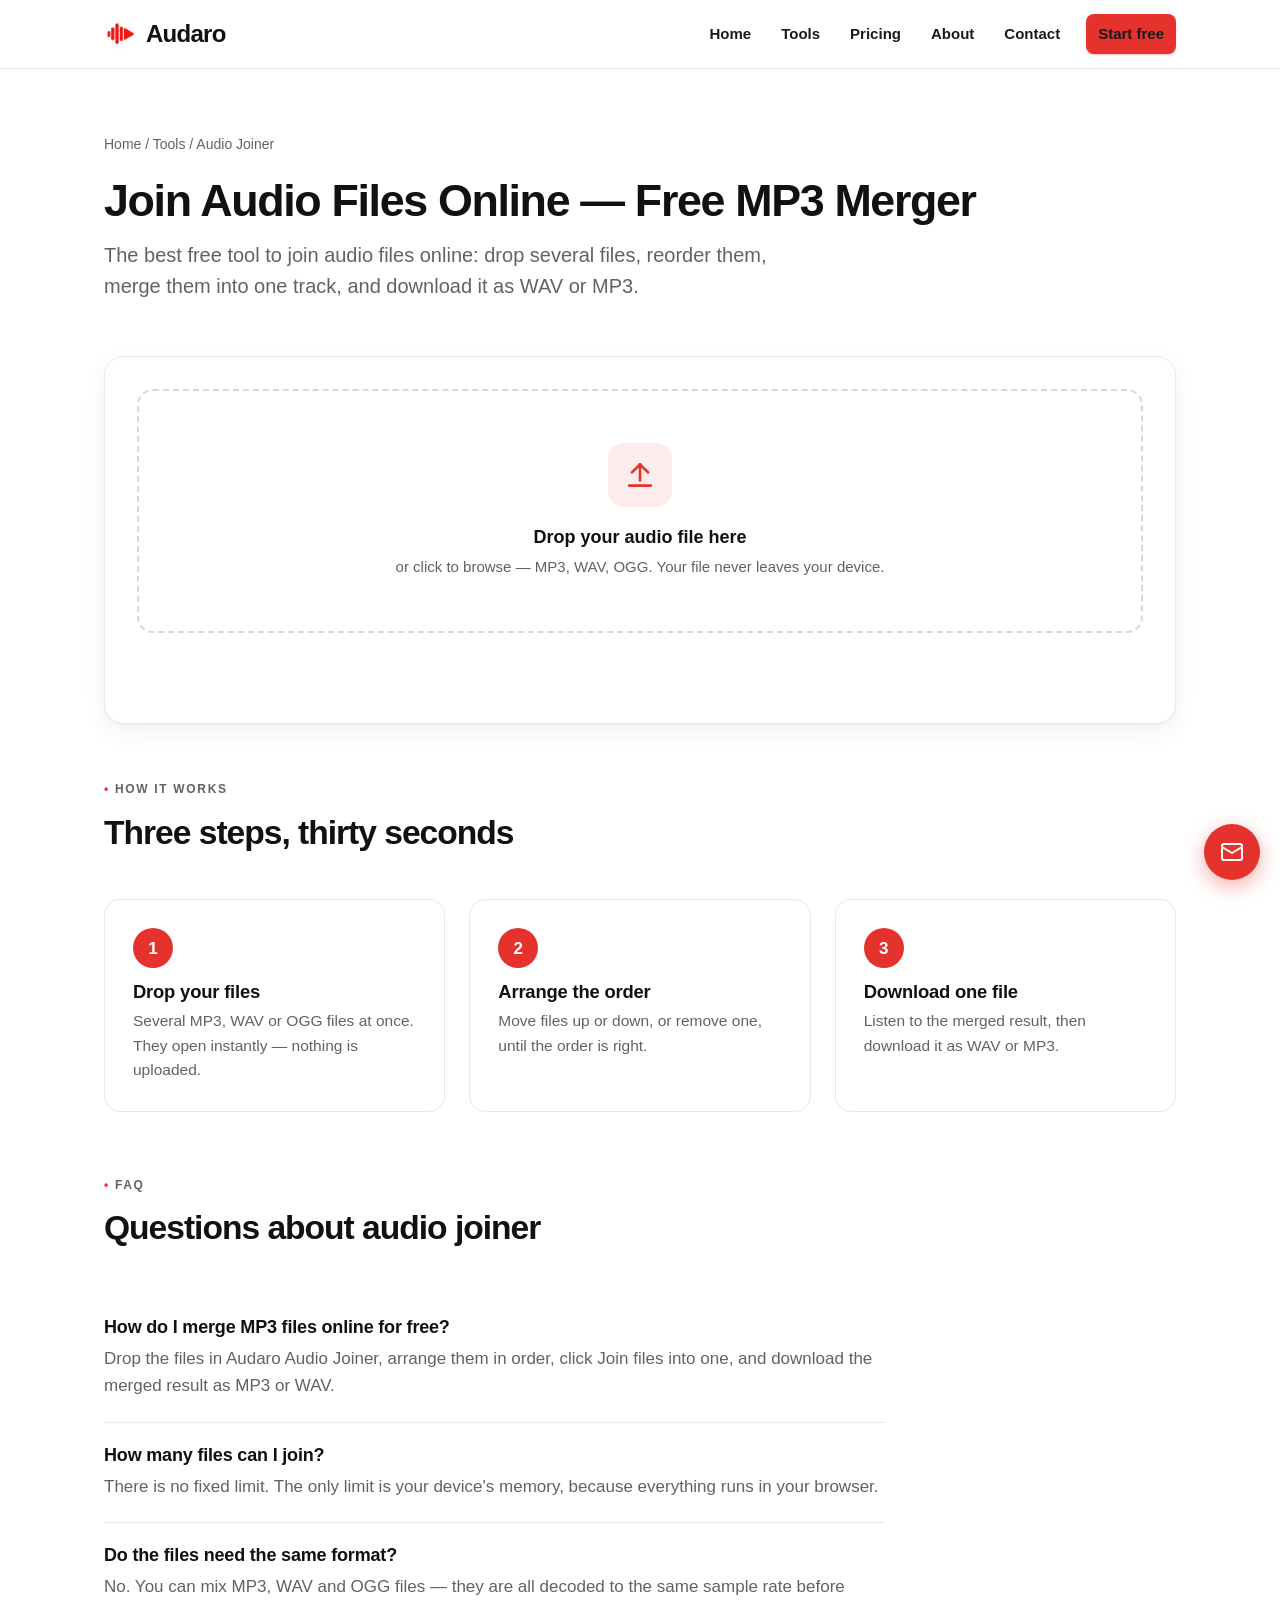
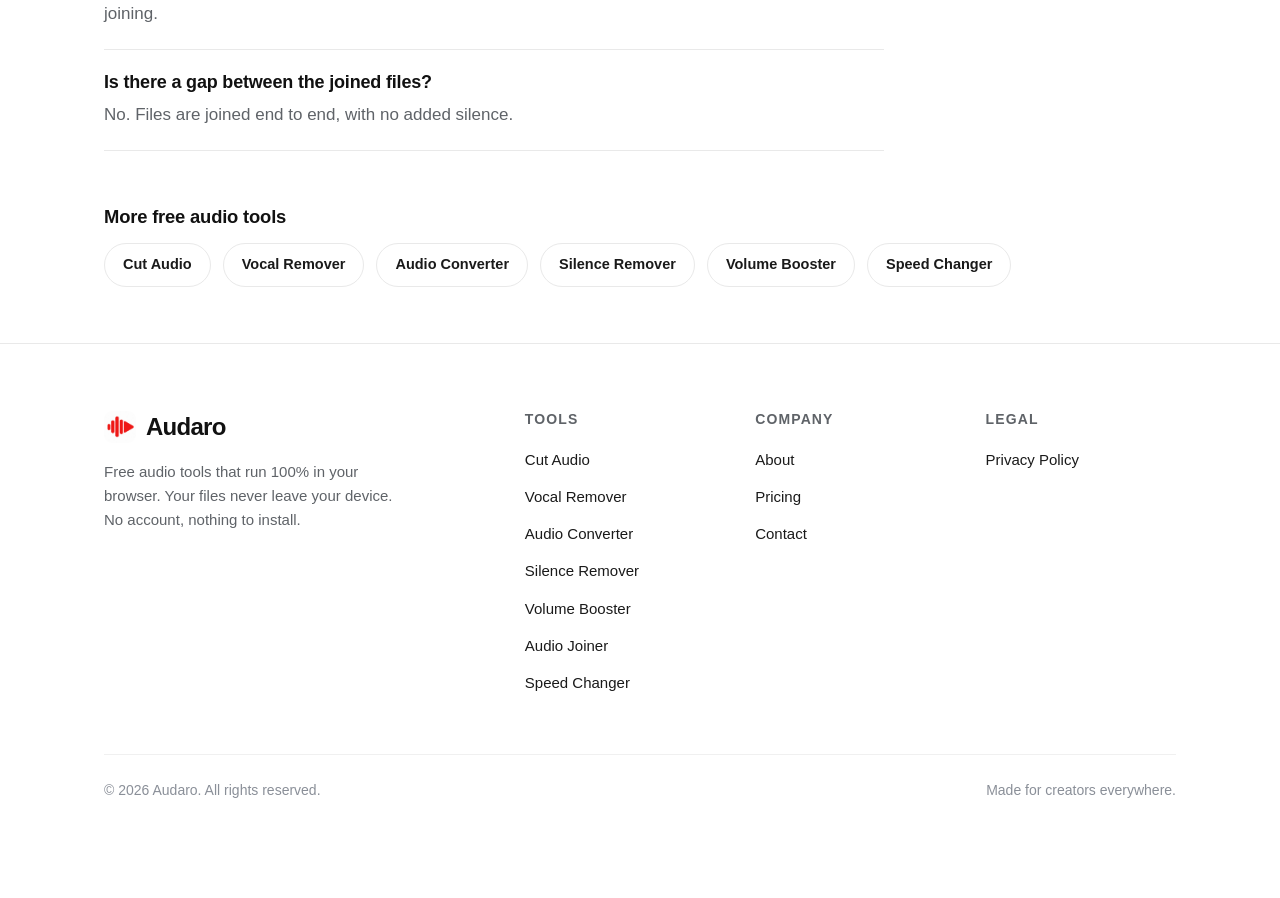
<file: tools/join-audio.html>
<!DOCTYPE html>
<html lang="en">
<head>
<meta charset="UTF-8">
<meta name="viewport" content="width=device-width, initial-scale=1.0">
<title>Join Audio Files Online — Free MP3 Merger — Audaro</title>
<meta name="description" content="Merge MP3, WAV and OGG files into one audio file online for free. Reorder the files, join them, and download a single WAV or MP3. No upload, no account.">
<meta name="keywords" content="join audio online, merge mp3 online, combine audio files, audio joiner free, merge wav">
<link rel="canonical" href="https://audaro.site/tools/join-audio.html">
<link rel="icon" type="image/x-icon" href="../assets/favicon.ico">
  <link rel="apple-touch-icon" href="../assets/apple-touch-icon.png">
<meta property="og:title" content="Join Audio Files Online — Free MP3 Merger — Audaro">
<meta property="og:description" content="Merge MP3, WAV and OGG files into one audio file online for free. Reorder the files, join them, and download a single WAV or MP3. No upload, no account.">
<meta property="og:type" content="website">
<meta property="og:url" content="https://audaro.site/tools/join-audio.html">
<link rel="stylesheet" href="../assets/css/style.css">
<script type="application/ld+json">
{"@context":"https://schema.org","@type":"SoftwareApplication","name":"Audaro Audio Joiner","applicationCategory":"MultimediaApplication","operatingSystem":"Any modern browser","offers":{"@type":"Offer","price":"0","priceCurrency":"USD"},"description":"Free online audio joiner: merge several MP3, WAV and OGG files into one, in your browser."}
</script>
<script type="application/ld+json">
{"@context":"https://schema.org","@type":"FAQPage","mainEntity":[{"@type":"Question","name":"How do I merge MP3 files online for free?","acceptedAnswer":{"@type":"Answer","text":"Drop the files in Audaro Audio Joiner, arrange them in order, click Join files into one, and download the merged result as MP3 or WAV."}},{"@type":"Question","name":"How many files can I join?","acceptedAnswer":{"@type":"Answer","text":"There is no fixed limit. The only limit is your device's memory, because everything runs in your browser."}},{"@type":"Question","name":"Do the files need the same format?","acceptedAnswer":{"@type":"Answer","text":"No. You can mix MP3, WAV and OGG files &mdash; they are all decoded to the same sample rate before joining."}},{"@type":"Question","name":"Is there a gap between the joined files?","acceptedAnswer":{"@type":"Answer","text":"No. Files are joined end to end, with no added silence."}}]}
</script>
</head>
<body>
<header class="site-header">
  <div class="header-inner">
    <a class="wordmark" href="../index.html" aria-label="Audaro home"><img class="mark-img" src="../assets/audaro-logo.jpg" alt="Audaro logo" width="32" height="32">Audaro</a>
    <button class="nav-toggle" aria-label="Open menu" aria-expanded="false"><svg width="22" height="22" viewBox="0 0 24 24" fill="none" stroke="currentColor" stroke-width="2" stroke-linecap="round" stroke-linejoin="round" aria-hidden="true"><path d="M4 7h16M4 12h16M4 17h16"/></svg></button>
    <nav class="main-nav" aria-label="Main navigation">
      <a href="../index.html">Home</a>
      <a href="../index.html#tools">Tools</a>
      <a href="../pricing.html">Pricing</a>
      <a href="../about.html">About</a>
      <a href="../contact.html">Contact</a>
      <a class="btn btn-sm nav-cta" href="../index.html#tools">Start free</a>
    </nav>
  </div>
</header>
<main>

<section class="tool-hero">
  <div class="container">
    <p class="breadcrumb"><a href="../index.html">Home</a> / <a href="../index.html#tools">Tools</a> / Audio Joiner</p>
    <h1>Join Audio Files Online — Free MP3 Merger</h1>
    <p class="lead">The best free tool to join audio files online: drop several files, reorder them, merge them into one track, and download it as WAV or MP3.</p>
  </div>
</section>
<section class="tight" style="padding-top:0">
  <div class="container">
    <div class="workspace fade">
      <div class="dropzone" id="dropzone" tabindex="0" role="button" aria-label="Choose an audio file">
        <div class="dz-icon"><svg width="28" height="28" viewBox="0 0 24 24" fill="none" stroke="currentColor" stroke-width="2" stroke-linecap="round" stroke-linejoin="round" aria-hidden="true"><path d="M12 16V4"/><path d="M6 10l6-6 6 6"/><path d="M4 20h16"/></svg></div>
        <strong>Drop your audio file here</strong>
        <p>or click to browse &mdash; MP3, WAV, OGG. Your file never leaves your device.</p>
        <input type="file" id="fileInput" accept="audio/*,.mp3,.wav,.ogg,.m4a,.flac" style="display:none">
      </div>
      <div class="file-info" id="fileInfo"></div>
      
      <div class="controls" id="controls" style="display:none">
        <div class="control"><label>Add more files <span class="hint">&mdash; you can also drop more files on the zone above</span></label>
          <input type="file" id="moreInput" accept="audio/*,.mp3,.wav,.ogg,.m4a,.flac" multiple>
        </div>
        <div><button class="btn" id="processBtn" type="button">Join files into one</button></div>
      </div>
      <p class="status" id="status" role="status"></p>
      <div class="result" id="result">
        <h3>Your result</h3>
        <p class="result-info" id="resultInfo"></p>
        <audio id="audioPlayer" controls preload="metadata"></audio>
        <div class="dl-row">
          <button class="btn" id="dlWav" type="button">Download WAV</button>
          <button class="btn btn-outline" id="dlMp3" type="button">Download MP3</button>
        </div>
      </div>
      <div class="file-info" id="fileListWrap" style="display:none"><b>Files to join</b><ul class="file-list" id="fileList"></ul></div>
    </div>

    <div class="section-head">
      <p class="eyebrow"><span class="dot">&bull;</span> How it works</p>
      <h2>Three steps, thirty seconds</h2>
    </div>
    <div class="steps" style="margin-bottom:64px"><div class="step"><div class="step-num">1</div><h3>Drop your files</h3><p>Several MP3, WAV or OGG files at once. They open instantly &mdash; nothing is uploaded.</p></div><div class="step"><div class="step-num">2</div><h3>Arrange the order</h3><p>Move files up or down, or remove one, until the order is right.</p></div><div class="step"><div class="step-num">3</div><h3>Download one file</h3><p>Listen to the merged result, then download it as WAV or MP3.</p></div></div>

    <div style="max-width:780px">
      <div class="section-head">
        <p class="eyebrow"><span class="dot">&bull;</span> FAQ</p>
        <h2>Questions about audio joiner</h2>
      </div>
      <div class="faq-item"><h3>How do I merge MP3 files online for free?</h3><p>Drop the files in Audaro Audio Joiner, arrange them in order, click Join files into one, and download the merged result as MP3 or WAV.</p></div><div class="faq-item"><h3>How many files can I join?</h3><p>There is no fixed limit. The only limit is your device's memory, because everything runs in your browser.</p></div><div class="faq-item"><h3>Do the files need the same format?</h3><p>No. You can mix MP3, WAV and OGG files &mdash; they are all decoded to the same sample rate before joining.</p></div><div class="faq-item"><h3>Is there a gap between the joined files?</h3><p>No. Files are joined end to end, with no added silence.</p></div>
    </div>

    <div style="margin-top:56px">
      <h3 style="margin-bottom:16px">More free audio tools</h3>
      <div class="related"><a class="chip" href="../tools/cut-audio.html">Cut Audio</a><a class="chip" href="../tools/remove-vocals.html">Vocal Remover</a><a class="chip" href="../tools/convert-audio.html">Audio Converter</a><a class="chip" href="../tools/remove-silence.html">Silence Remover</a><a class="chip" href="../tools/volume-booster.html">Volume Booster</a><a class="chip" href="../tools/change-speed.html">Speed Changer</a></div>
    </div>
  </div>
</section>

</main>
<footer class="site-footer">
  <div class="container">
    <div class="footer-grid">
      <div class="footer-brand">
        <a class="wordmark" href="../index.html"><img class="mark-img" src="../assets/audaro-logo.jpg" alt="Audaro logo" width="32" height="32">Audaro</a>
        <p style="margin-top:14px">Free audio tools that run 100% in your browser. Your files never leave your device. No account, nothing to install.</p>
      </div>
      <div>
        <h4>Tools</h4>
        <ul>
          <li><a href="../tools/cut-audio.html">Cut Audio</a></li>
          <li><a href="../tools/remove-vocals.html">Vocal Remover</a></li>
          <li><a href="../tools/convert-audio.html">Audio Converter</a></li>
          <li><a href="../tools/remove-silence.html">Silence Remover</a></li>
          <li><a href="../tools/volume-booster.html">Volume Booster</a></li>
          <li><a href="../tools/join-audio.html">Audio Joiner</a></li>
          <li><a href="../tools/change-speed.html">Speed Changer</a></li>
        </ul>
      </div>
      <div>
        <h4>Company</h4>
        <ul>
          <li><a href="../about.html">About</a></li>
          <li><a href="../pricing.html">Pricing</a></li>
          <li><a href="../contact.html">Contact</a></li>
        </ul>
      </div>
      <div>
        <h4>Legal</h4>
        <ul>
          <li><a href="../privacy.html">Privacy Policy</a></li>
        </ul>
      </div>
    </div>
    <div class="footer-bottom">
      <span>&copy; 2026 Audaro. All rights reserved.</span>
      <span>Made for creators everywhere.</span>
    </div>
  </div>
</footer>
<a class="fab" href="../contact.html" aria-label="Contact us" title="Contact us"><svg width="24" height="24" viewBox="0 0 24 24" fill="none" stroke="currentColor" stroke-width="2" stroke-linecap="round" stroke-linejoin="round" aria-hidden="true"><rect x="2" y="4" width="20" height="16" rx="2"/><path d="M22 7l-10 6L2 7"/></svg></a>
<script src="../assets/js/site.js"></script>
<script src="../assets/js/lame.all.js"></script>
<script src="../assets/js/audio-core.js"></script>
<script src="../assets/js/tools/join.js"></script>
</body>
</html>
</file>
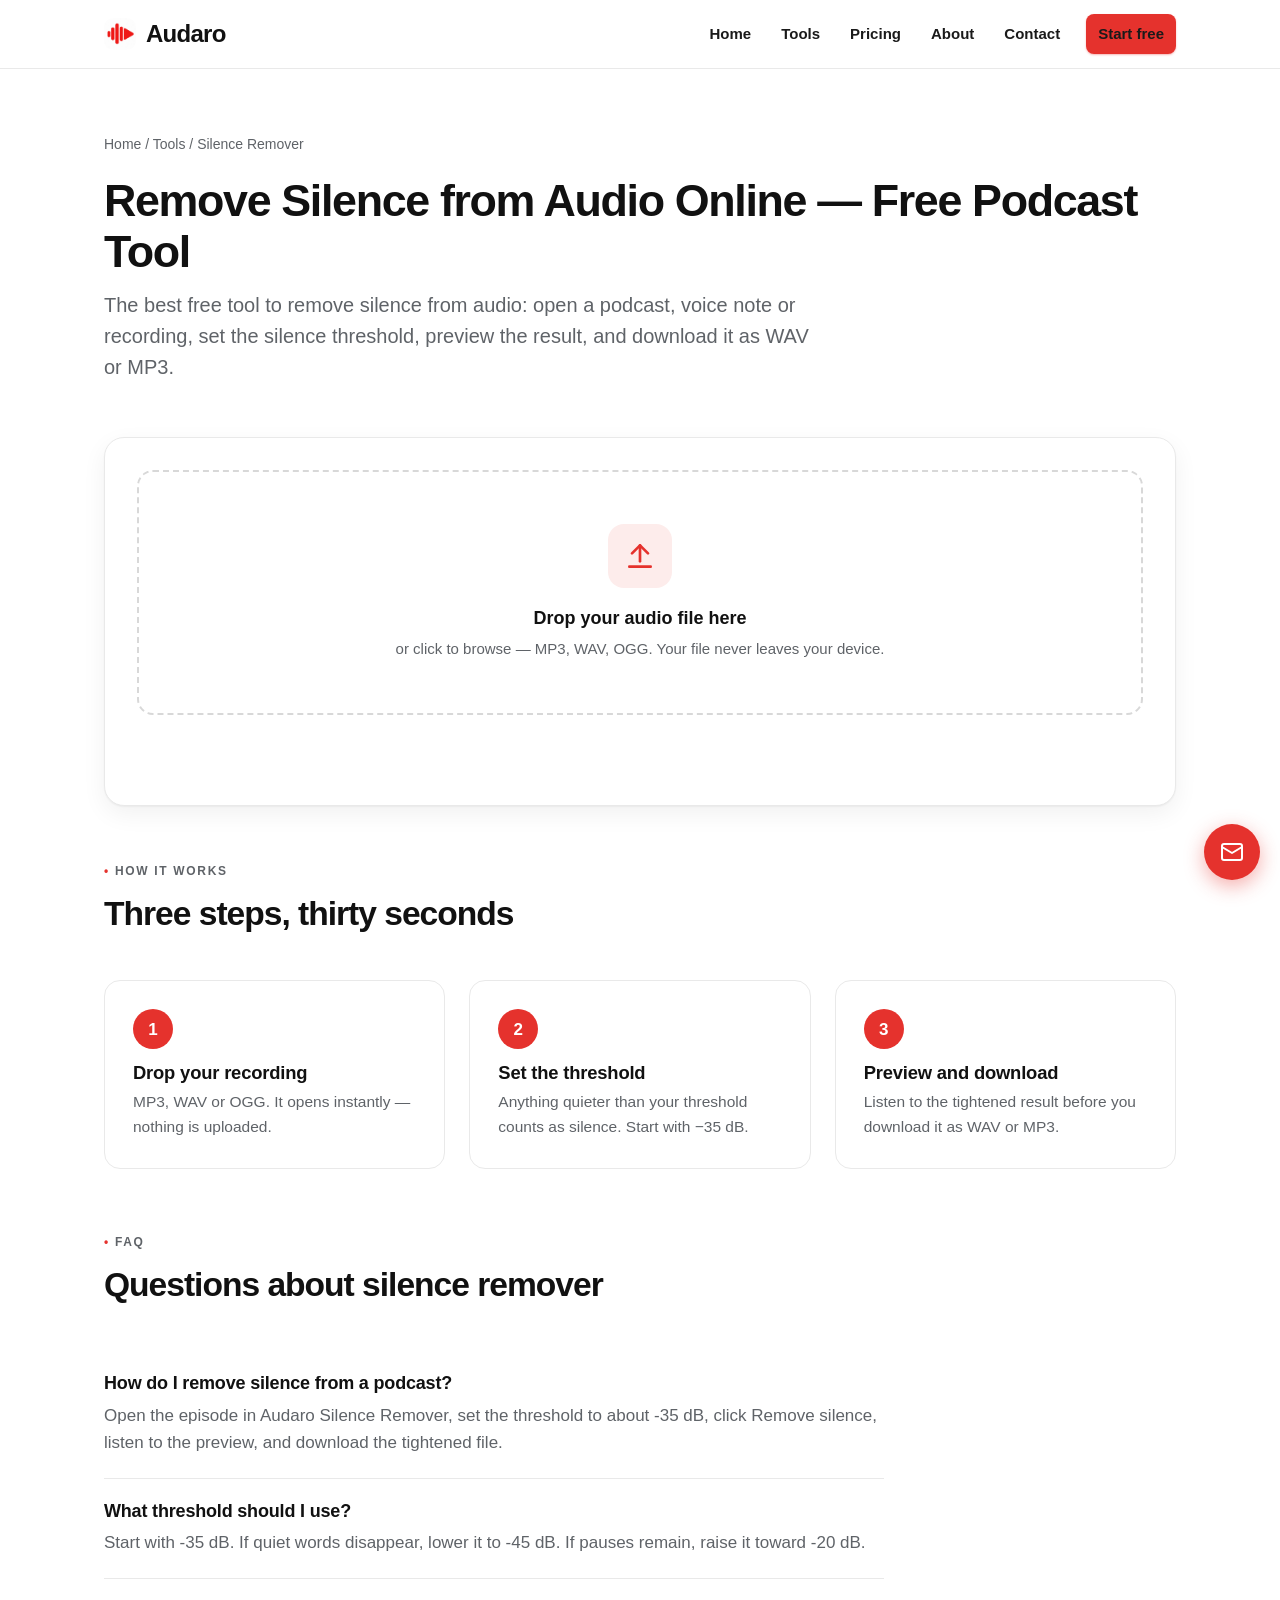
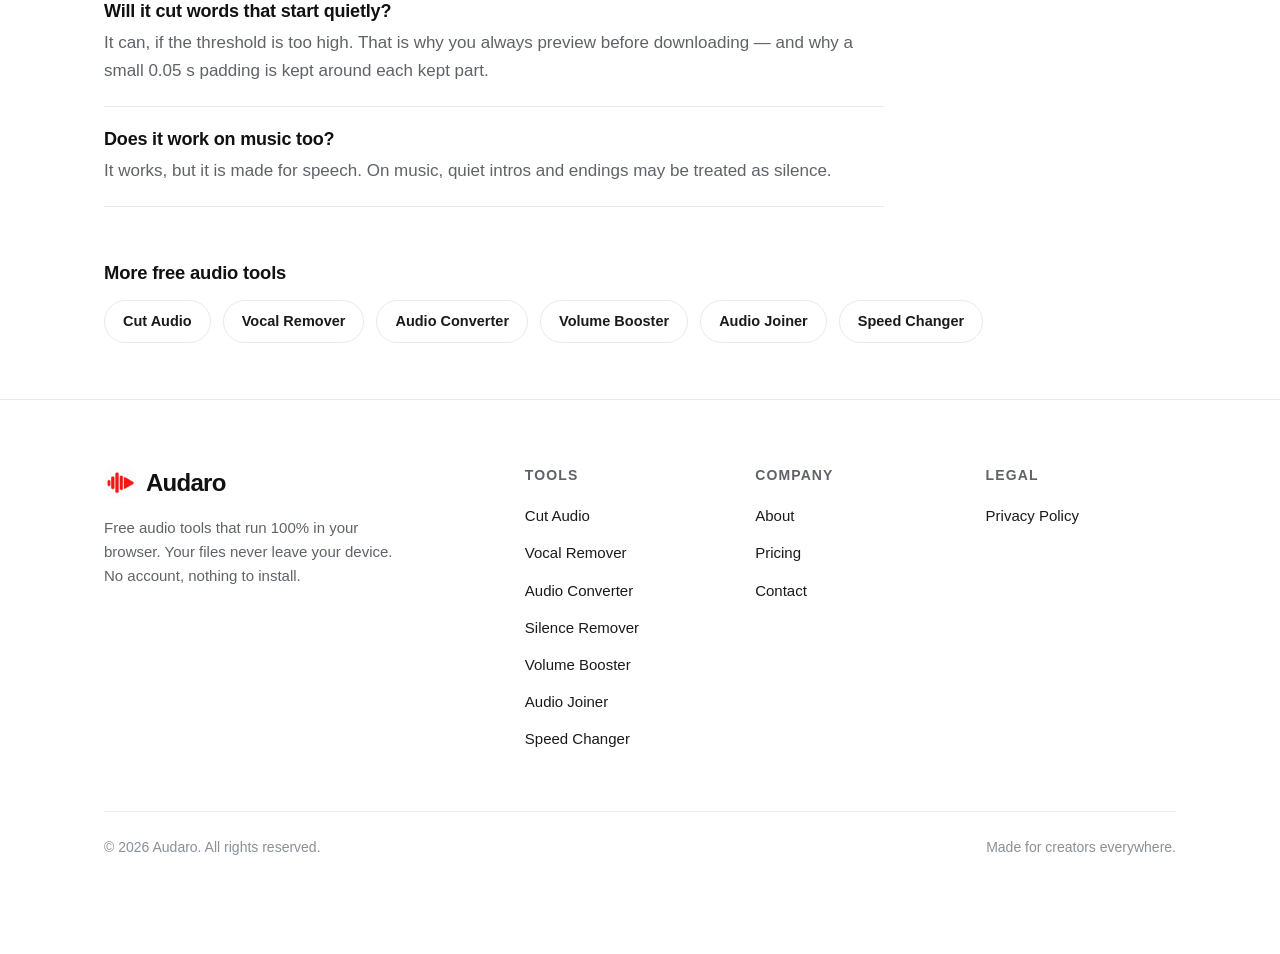
<file: tools/remove-silence.html>
<!DOCTYPE html>
<html lang="en">
<head>
<meta charset="UTF-8">
<meta name="viewport" content="width=device-width, initial-scale=1.0">
<title>Remove Silence from Audio Online — Free Podcast Tool — Audaro</title>
<meta name="description" content="Remove silence from audio online for free. Set the threshold, preview the tightened recording, and download it as WAV or MP3. Perfect for podcasts and voice notes.">
<meta name="keywords" content="remove silence from audio, silence remover online, trim silence podcast, remove pauses audio">
<link rel="canonical" href="https://audaro.site/tools/remove-silence.html">
<link rel="icon" type="image/x-icon" href="../assets/favicon.ico">
  <link rel="apple-touch-icon" href="../assets/apple-touch-icon.png">
<meta property="og:title" content="Remove Silence from Audio Online — Free Podcast Tool — Audaro">
<meta property="og:description" content="Remove silence from audio online for free. Set the threshold, preview the tightened recording, and download it as WAV or MP3. Perfect for podcasts and voice notes.">
<meta property="og:type" content="website">
<meta property="og:url" content="https://audaro.site/tools/remove-silence.html">
<link rel="stylesheet" href="../assets/css/style.css">
<script type="application/ld+json">
{"@context":"https://schema.org","@type":"SoftwareApplication","name":"Audaro Silence Remover","applicationCategory":"MultimediaApplication","operatingSystem":"Any modern browser","offers":{"@type":"Offer","price":"0","priceCurrency":"USD"},"description":"Free online silence remover: cut silent parts out of podcasts and voice recordings, in your browser."}
</script>
<script type="application/ld+json">
{"@context":"https://schema.org","@type":"FAQPage","mainEntity":[{"@type":"Question","name":"How do I remove silence from a podcast?","acceptedAnswer":{"@type":"Answer","text":"Open the episode in Audaro Silence Remover, set the threshold to about -35 dB, click Remove silence, listen to the preview, and download the tightened file."}},{"@type":"Question","name":"What threshold should I use?","acceptedAnswer":{"@type":"Answer","text":"Start with -35 dB. If quiet words disappear, lower it to -45 dB. If pauses remain, raise it toward -20 dB."}},{"@type":"Question","name":"Will it cut words that start quietly?","acceptedAnswer":{"@type":"Answer","text":"It can, if the threshold is too high. That is why you always preview before downloading &mdash; and why a small 0.05 s padding is kept around each kept part."}},{"@type":"Question","name":"Does it work on music too?","acceptedAnswer":{"@type":"Answer","text":"It works, but it is made for speech. On music, quiet intros and endings may be treated as silence."}}]}
</script>
</head>
<body>
<header class="site-header">
  <div class="header-inner">
    <a class="wordmark" href="../index.html" aria-label="Audaro home"><img class="mark-img" src="../assets/audaro-logo.jpg" alt="Audaro logo" width="32" height="32">Audaro</a>
    <button class="nav-toggle" aria-label="Open menu" aria-expanded="false"><svg width="22" height="22" viewBox="0 0 24 24" fill="none" stroke="currentColor" stroke-width="2" stroke-linecap="round" stroke-linejoin="round" aria-hidden="true"><path d="M4 7h16M4 12h16M4 17h16"/></svg></button>
    <nav class="main-nav" aria-label="Main navigation">
      <a href="../index.html">Home</a>
      <a href="../index.html#tools">Tools</a>
      <a href="../pricing.html">Pricing</a>
      <a href="../about.html">About</a>
      <a href="../contact.html">Contact</a>
      <a class="btn btn-sm nav-cta" href="../index.html#tools">Start free</a>
    </nav>
  </div>
</header>
<main>

<section class="tool-hero">
  <div class="container">
    <p class="breadcrumb"><a href="../index.html">Home</a> / <a href="../index.html#tools">Tools</a> / Silence Remover</p>
    <h1>Remove Silence from Audio Online — Free Podcast Tool</h1>
    <p class="lead">The best free tool to remove silence from audio: open a podcast, voice note or recording, set the silence threshold, preview the result, and download it as WAV or MP3.</p>
  </div>
</section>
<section class="tight" style="padding-top:0">
  <div class="container">
    <div class="workspace fade">
      <div class="dropzone" id="dropzone" tabindex="0" role="button" aria-label="Choose an audio file">
        <div class="dz-icon"><svg width="28" height="28" viewBox="0 0 24 24" fill="none" stroke="currentColor" stroke-width="2" stroke-linecap="round" stroke-linejoin="round" aria-hidden="true"><path d="M12 16V4"/><path d="M6 10l6-6 6 6"/><path d="M4 20h16"/></svg></div>
        <strong>Drop your audio file here</strong>
        <p>or click to browse &mdash; MP3, WAV, OGG. Your file never leaves your device.</p>
        <input type="file" id="fileInput" accept="audio/*,.mp3,.wav,.ogg,.m4a,.flac" style="display:none">
      </div>
      <div class="file-info" id="fileInfo"></div>
      
      <div class="controls" id="controls" style="display:none">
        <div class="control-row">
          <div class="control"><label for="threshold">Silence threshold: <span id="thresholdVal">&minus;35 dB</span> <span class="hint">&mdash; quieter than this counts as silence</span></label>
            <input type="range" id="threshold" min="-50" max="-10" step="1" value="-35"></div>
          <div class="control"><label for="minDur">Shortest silence to remove: <span id="minDurVal">0.4 s</span></label>
            <input type="range" id="minDur" min="0.2" max="1" step="0.1" value="0.4"></div>
        </div>
        <div><button class="btn" id="processBtn" type="button">Remove silence</button></div>
      </div>
      <p class="status" id="status" role="status"></p>
      <div class="result" id="result">
        <h3>Your result</h3>
        <p class="result-info" id="resultInfo"></p>
        <audio id="audioPlayer" controls preload="metadata"></audio>
        <div class="dl-row">
          <button class="btn" id="dlWav" type="button">Download WAV</button>
          <button class="btn btn-outline" id="dlMp3" type="button">Download MP3</button>
        </div>
      </div>
      
    </div>

    <div class="section-head">
      <p class="eyebrow"><span class="dot">&bull;</span> How it works</p>
      <h2>Three steps, thirty seconds</h2>
    </div>
    <div class="steps" style="margin-bottom:64px"><div class="step"><div class="step-num">1</div><h3>Drop your recording</h3><p>MP3, WAV or OGG. It opens instantly &mdash; nothing is uploaded.</p></div><div class="step"><div class="step-num">2</div><h3>Set the threshold</h3><p>Anything quieter than your threshold counts as silence. Start with &minus;35 dB.</p></div><div class="step"><div class="step-num">3</div><h3>Preview and download</h3><p>Listen to the tightened result before you download it as WAV or MP3.</p></div></div>

    <div style="max-width:780px">
      <div class="section-head">
        <p class="eyebrow"><span class="dot">&bull;</span> FAQ</p>
        <h2>Questions about silence remover</h2>
      </div>
      <div class="faq-item"><h3>How do I remove silence from a podcast?</h3><p>Open the episode in Audaro Silence Remover, set the threshold to about -35 dB, click Remove silence, listen to the preview, and download the tightened file.</p></div><div class="faq-item"><h3>What threshold should I use?</h3><p>Start with -35 dB. If quiet words disappear, lower it to -45 dB. If pauses remain, raise it toward -20 dB.</p></div><div class="faq-item"><h3>Will it cut words that start quietly?</h3><p>It can, if the threshold is too high. That is why you always preview before downloading &mdash; and why a small 0.05 s padding is kept around each kept part.</p></div><div class="faq-item"><h3>Does it work on music too?</h3><p>It works, but it is made for speech. On music, quiet intros and endings may be treated as silence.</p></div>
    </div>

    <div style="margin-top:56px">
      <h3 style="margin-bottom:16px">More free audio tools</h3>
      <div class="related"><a class="chip" href="../tools/cut-audio.html">Cut Audio</a><a class="chip" href="../tools/remove-vocals.html">Vocal Remover</a><a class="chip" href="../tools/convert-audio.html">Audio Converter</a><a class="chip" href="../tools/volume-booster.html">Volume Booster</a><a class="chip" href="../tools/join-audio.html">Audio Joiner</a><a class="chip" href="../tools/change-speed.html">Speed Changer</a></div>
    </div>
  </div>
</section>

</main>
<footer class="site-footer">
  <div class="container">
    <div class="footer-grid">
      <div class="footer-brand">
        <a class="wordmark" href="../index.html"><img class="mark-img" src="../assets/audaro-logo.jpg" alt="Audaro logo" width="32" height="32">Audaro</a>
        <p style="margin-top:14px">Free audio tools that run 100% in your browser. Your files never leave your device. No account, nothing to install.</p>
      </div>
      <div>
        <h4>Tools</h4>
        <ul>
          <li><a href="../tools/cut-audio.html">Cut Audio</a></li>
          <li><a href="../tools/remove-vocals.html">Vocal Remover</a></li>
          <li><a href="../tools/convert-audio.html">Audio Converter</a></li>
          <li><a href="../tools/remove-silence.html">Silence Remover</a></li>
          <li><a href="../tools/volume-booster.html">Volume Booster</a></li>
          <li><a href="../tools/join-audio.html">Audio Joiner</a></li>
          <li><a href="../tools/change-speed.html">Speed Changer</a></li>
        </ul>
      </div>
      <div>
        <h4>Company</h4>
        <ul>
          <li><a href="../about.html">About</a></li>
          <li><a href="../pricing.html">Pricing</a></li>
          <li><a href="../contact.html">Contact</a></li>
        </ul>
      </div>
      <div>
        <h4>Legal</h4>
        <ul>
          <li><a href="../privacy.html">Privacy Policy</a></li>
        </ul>
      </div>
    </div>
    <div class="footer-bottom">
      <span>&copy; 2026 Audaro. All rights reserved.</span>
      <span>Made for creators everywhere.</span>
    </div>
  </div>
</footer>
<a class="fab" href="../contact.html" aria-label="Contact us" title="Contact us"><svg width="24" height="24" viewBox="0 0 24 24" fill="none" stroke="currentColor" stroke-width="2" stroke-linecap="round" stroke-linejoin="round" aria-hidden="true"><rect x="2" y="4" width="20" height="16" rx="2"/><path d="M22 7l-10 6L2 7"/></svg></a>
<script src="../assets/js/site.js"></script>
<script src="../assets/js/lame.all.js"></script>
<script src="../assets/js/audio-core.js"></script>
<script src="../assets/js/tools/silence.js"></script>
</body>
</html>
</file>
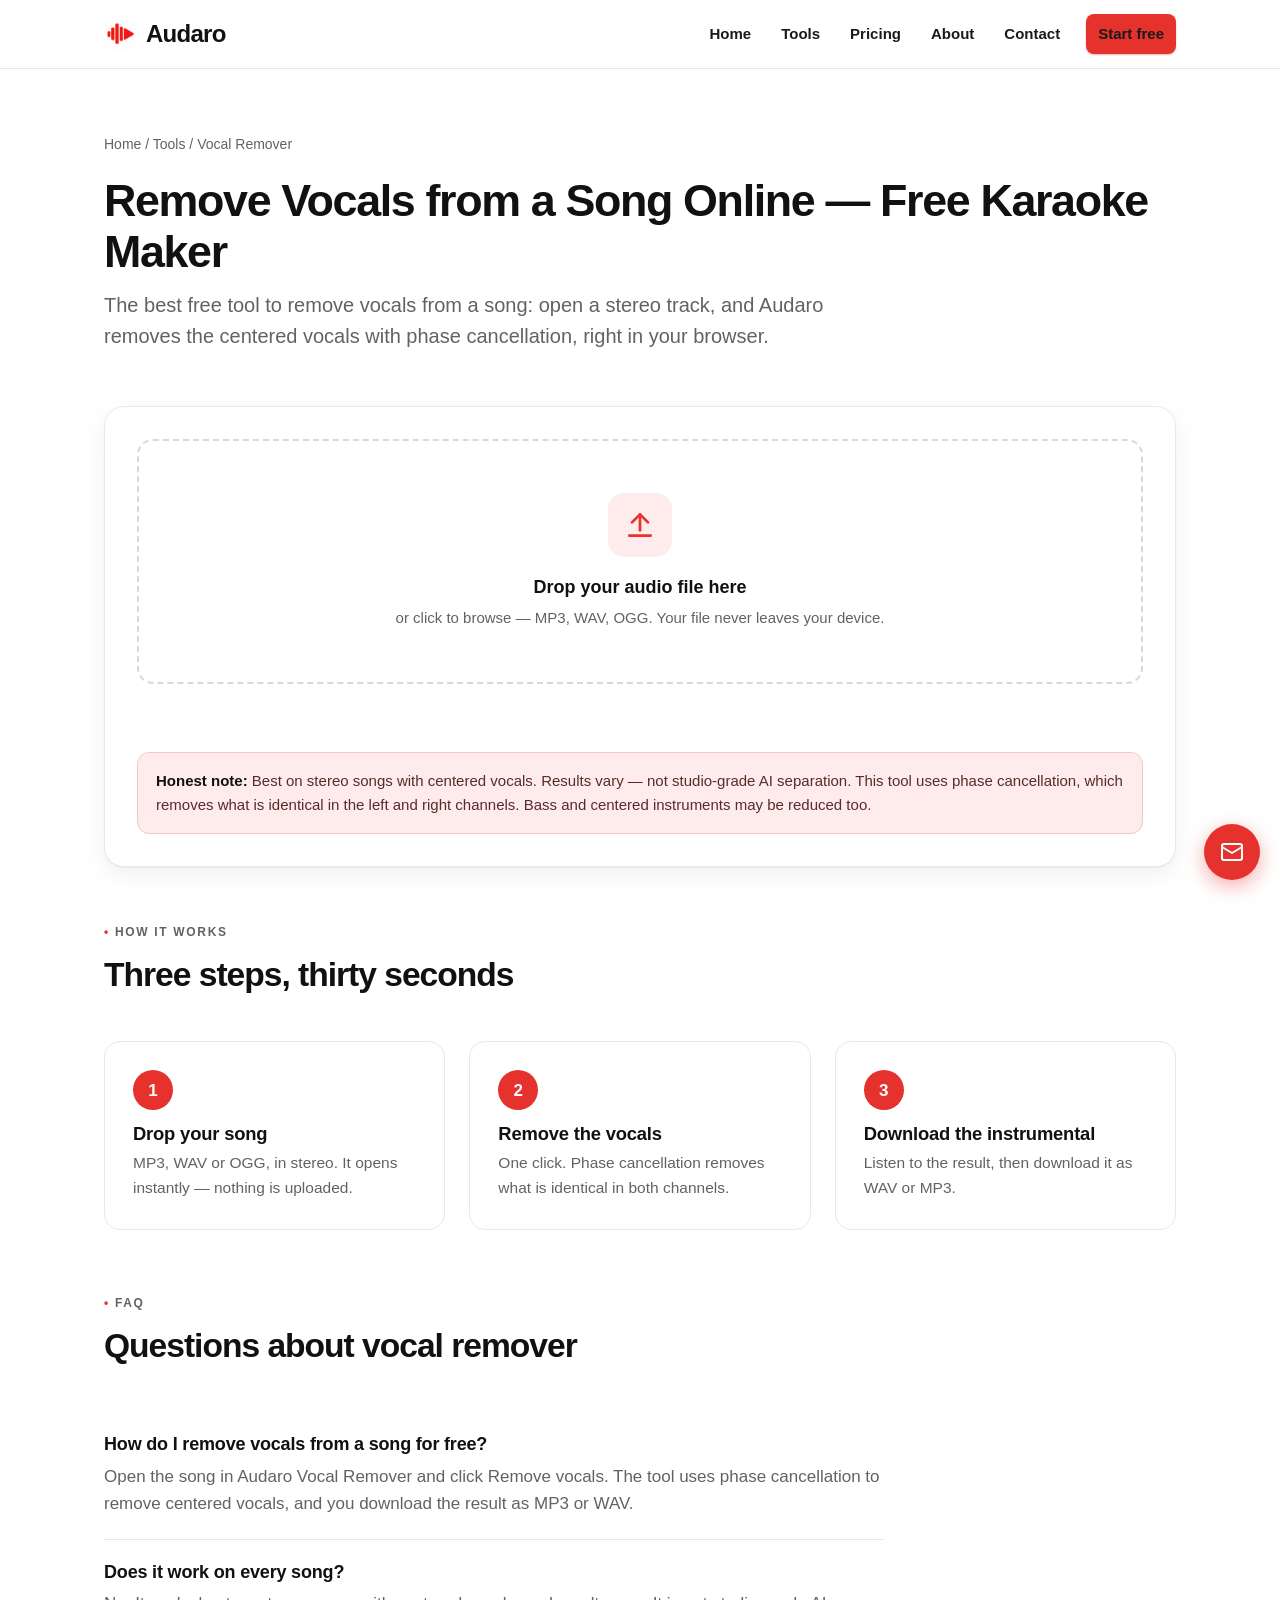
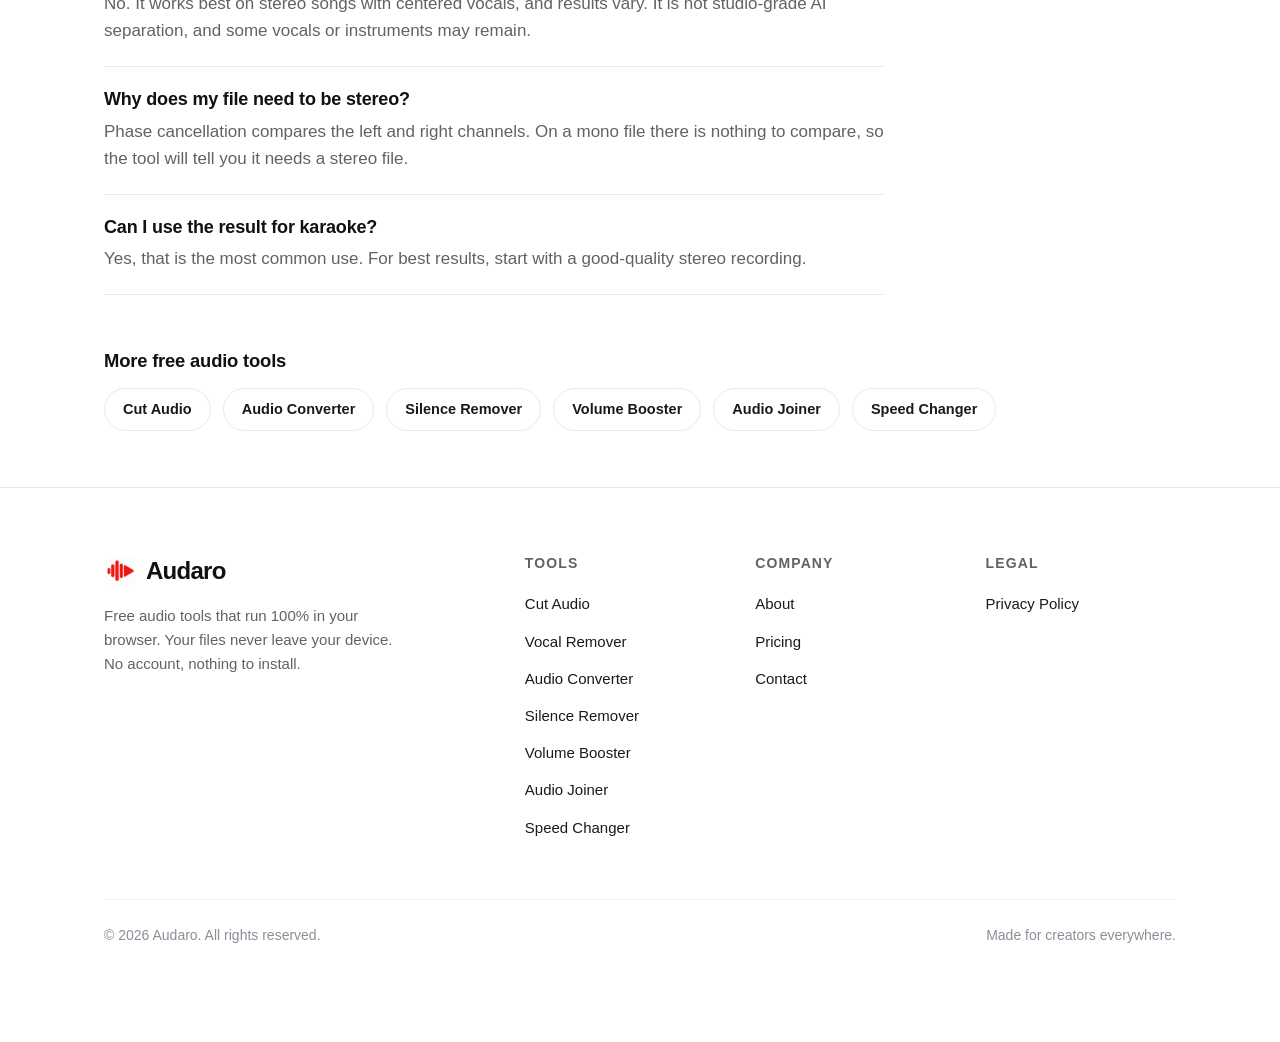
<file: tools/remove-vocals.html>
<!DOCTYPE html>
<html lang="en">
<head>
<meta charset="UTF-8">
<meta name="viewport" content="width=device-width, initial-scale=1.0">
<title>Remove Vocals from a Song Online — Free Karaoke Maker — Audaro</title>
<meta name="description" content="Remove vocals from any stereo song online for free. Phase cancellation isolates the centered vocals so you can make a karaoke or instrumental version. No upload, no account.">
<meta name="keywords" content="remove vocals from song, vocal remover online free, karaoke maker, instrumental maker, remove voice from mp3">
<link rel="canonical" href="https://audaro.site/tools/remove-vocals.html">
<link rel="icon" type="image/x-icon" href="../assets/favicon.ico">
  <link rel="apple-touch-icon" href="../assets/apple-touch-icon.png">
<meta property="og:title" content="Remove Vocals from a Song Online — Free Karaoke Maker — Audaro">
<meta property="og:description" content="Remove vocals from any stereo song online for free. Phase cancellation isolates the centered vocals so you can make a karaoke or instrumental version. No upload, no account.">
<meta property="og:type" content="website">
<meta property="og:url" content="https://audaro.site/tools/remove-vocals.html">
<link rel="stylesheet" href="../assets/css/style.css">
<script type="application/ld+json">
{"@context":"https://schema.org","@type":"SoftwareApplication","name":"Audaro Vocal Remover","applicationCategory":"MultimediaApplication","operatingSystem":"Any modern browser","offers":{"@type":"Offer","price":"0","priceCurrency":"USD"},"description":"Free online vocal remover: remove centered vocals from stereo songs with phase cancellation, in your browser."}
</script>
<script type="application/ld+json">
{"@context":"https://schema.org","@type":"FAQPage","mainEntity":[{"@type":"Question","name":"How do I remove vocals from a song for free?","acceptedAnswer":{"@type":"Answer","text":"Open the song in Audaro Vocal Remover and click Remove vocals. The tool uses phase cancellation to remove centered vocals, and you download the result as MP3 or WAV."}},{"@type":"Question","name":"Does it work on every song?","acceptedAnswer":{"@type":"Answer","text":"No. It works best on stereo songs with centered vocals, and results vary. It is not studio-grade AI separation, and some vocals or instruments may remain."}},{"@type":"Question","name":"Why does my file need to be stereo?","acceptedAnswer":{"@type":"Answer","text":"Phase cancellation compares the left and right channels. On a mono file there is nothing to compare, so the tool will tell you it needs a stereo file."}},{"@type":"Question","name":"Can I use the result for karaoke?","acceptedAnswer":{"@type":"Answer","text":"Yes, that is the most common use. For best results, start with a good-quality stereo recording."}}]}
</script>
</head>
<body>
<header class="site-header">
  <div class="header-inner">
    <a class="wordmark" href="../index.html" aria-label="Audaro home"><img class="mark-img" src="../assets/audaro-logo.jpg" alt="Audaro logo" width="32" height="32">Audaro</a>
    <button class="nav-toggle" aria-label="Open menu" aria-expanded="false"><svg width="22" height="22" viewBox="0 0 24 24" fill="none" stroke="currentColor" stroke-width="2" stroke-linecap="round" stroke-linejoin="round" aria-hidden="true"><path d="M4 7h16M4 12h16M4 17h16"/></svg></button>
    <nav class="main-nav" aria-label="Main navigation">
      <a href="../index.html">Home</a>
      <a href="../index.html#tools">Tools</a>
      <a href="../pricing.html">Pricing</a>
      <a href="../about.html">About</a>
      <a href="../contact.html">Contact</a>
      <a class="btn btn-sm nav-cta" href="../index.html#tools">Start free</a>
    </nav>
  </div>
</header>
<main>

<section class="tool-hero">
  <div class="container">
    <p class="breadcrumb"><a href="../index.html">Home</a> / <a href="../index.html#tools">Tools</a> / Vocal Remover</p>
    <h1>Remove Vocals from a Song Online — Free Karaoke Maker</h1>
    <p class="lead">The best free tool to remove vocals from a song: open a stereo track, and Audaro removes the centered vocals with phase cancellation, right in your browser.</p>
  </div>
</section>
<section class="tight" style="padding-top:0">
  <div class="container">
    <div class="workspace fade">
      <div class="dropzone" id="dropzone" tabindex="0" role="button" aria-label="Choose an audio file">
        <div class="dz-icon"><svg width="28" height="28" viewBox="0 0 24 24" fill="none" stroke="currentColor" stroke-width="2" stroke-linecap="round" stroke-linejoin="round" aria-hidden="true"><path d="M12 16V4"/><path d="M6 10l6-6 6 6"/><path d="M4 20h16"/></svg></div>
        <strong>Drop your audio file here</strong>
        <p>or click to browse &mdash; MP3, WAV, OGG. Your file never leaves your device.</p>
        <input type="file" id="fileInput" accept="audio/*,.mp3,.wav,.ogg,.m4a,.flac" style="display:none">
      </div>
      <div class="file-info" id="fileInfo"></div>
      
      <div class="controls" id="controls" style="display:none">
        <div><button class="btn" id="processBtn" type="button">Remove vocals</button></div>
      </div>
      <p class="status" id="status" role="status"></p>
      <div class="result" id="result">
        <h3>Your result</h3>
        <p class="result-info" id="resultInfo"></p>
        <audio id="audioPlayer" controls preload="metadata"></audio>
        <div class="dl-row">
          <button class="btn" id="dlWav" type="button">Download WAV</button>
          <button class="btn btn-outline" id="dlMp3" type="button">Download MP3</button>
        </div>
      </div>
      <div class="note-box"><b>Honest note:</b> Best on stereo songs with centered vocals. Results vary &mdash; not studio-grade AI separation. This tool uses phase cancellation, which removes what is identical in the left and right channels. Bass and centered instruments may be reduced too.</div>
    </div>

    <div class="section-head">
      <p class="eyebrow"><span class="dot">&bull;</span> How it works</p>
      <h2>Three steps, thirty seconds</h2>
    </div>
    <div class="steps" style="margin-bottom:64px"><div class="step"><div class="step-num">1</div><h3>Drop your song</h3><p>MP3, WAV or OGG, in stereo. It opens instantly &mdash; nothing is uploaded.</p></div><div class="step"><div class="step-num">2</div><h3>Remove the vocals</h3><p>One click. Phase cancellation removes what is identical in both channels.</p></div><div class="step"><div class="step-num">3</div><h3>Download the instrumental</h3><p>Listen to the result, then download it as WAV or MP3.</p></div></div>

    <div style="max-width:780px">
      <div class="section-head">
        <p class="eyebrow"><span class="dot">&bull;</span> FAQ</p>
        <h2>Questions about vocal remover</h2>
      </div>
      <div class="faq-item"><h3>How do I remove vocals from a song for free?</h3><p>Open the song in Audaro Vocal Remover and click Remove vocals. The tool uses phase cancellation to remove centered vocals, and you download the result as MP3 or WAV.</p></div><div class="faq-item"><h3>Does it work on every song?</h3><p>No. It works best on stereo songs with centered vocals, and results vary. It is not studio-grade AI separation, and some vocals or instruments may remain.</p></div><div class="faq-item"><h3>Why does my file need to be stereo?</h3><p>Phase cancellation compares the left and right channels. On a mono file there is nothing to compare, so the tool will tell you it needs a stereo file.</p></div><div class="faq-item"><h3>Can I use the result for karaoke?</h3><p>Yes, that is the most common use. For best results, start with a good-quality stereo recording.</p></div>
    </div>

    <div style="margin-top:56px">
      <h3 style="margin-bottom:16px">More free audio tools</h3>
      <div class="related"><a class="chip" href="../tools/cut-audio.html">Cut Audio</a><a class="chip" href="../tools/convert-audio.html">Audio Converter</a><a class="chip" href="../tools/remove-silence.html">Silence Remover</a><a class="chip" href="../tools/volume-booster.html">Volume Booster</a><a class="chip" href="../tools/join-audio.html">Audio Joiner</a><a class="chip" href="../tools/change-speed.html">Speed Changer</a></div>
    </div>
  </div>
</section>

</main>
<footer class="site-footer">
  <div class="container">
    <div class="footer-grid">
      <div class="footer-brand">
        <a class="wordmark" href="../index.html"><img class="mark-img" src="../assets/audaro-logo.jpg" alt="Audaro logo" width="32" height="32">Audaro</a>
        <p style="margin-top:14px">Free audio tools that run 100% in your browser. Your files never leave your device. No account, nothing to install.</p>
      </div>
      <div>
        <h4>Tools</h4>
        <ul>
          <li><a href="../tools/cut-audio.html">Cut Audio</a></li>
          <li><a href="../tools/remove-vocals.html">Vocal Remover</a></li>
          <li><a href="../tools/convert-audio.html">Audio Converter</a></li>
          <li><a href="../tools/remove-silence.html">Silence Remover</a></li>
          <li><a href="../tools/volume-booster.html">Volume Booster</a></li>
          <li><a href="../tools/join-audio.html">Audio Joiner</a></li>
          <li><a href="../tools/change-speed.html">Speed Changer</a></li>
        </ul>
      </div>
      <div>
        <h4>Company</h4>
        <ul>
          <li><a href="../about.html">About</a></li>
          <li><a href="../pricing.html">Pricing</a></li>
          <li><a href="../contact.html">Contact</a></li>
        </ul>
      </div>
      <div>
        <h4>Legal</h4>
        <ul>
          <li><a href="../privacy.html">Privacy Policy</a></li>
        </ul>
      </div>
    </div>
    <div class="footer-bottom">
      <span>&copy; 2026 Audaro. All rights reserved.</span>
      <span>Made for creators everywhere.</span>
    </div>
  </div>
</footer>
<a class="fab" href="../contact.html" aria-label="Contact us" title="Contact us"><svg width="24" height="24" viewBox="0 0 24 24" fill="none" stroke="currentColor" stroke-width="2" stroke-linecap="round" stroke-linejoin="round" aria-hidden="true"><rect x="2" y="4" width="20" height="16" rx="2"/><path d="M22 7l-10 6L2 7"/></svg></a>
<script src="../assets/js/site.js"></script>
<script src="../assets/js/lame.all.js"></script>
<script src="../assets/js/audio-core.js"></script>
<script src="../assets/js/tools/vocals.js"></script>
</body>
</html>
</file>
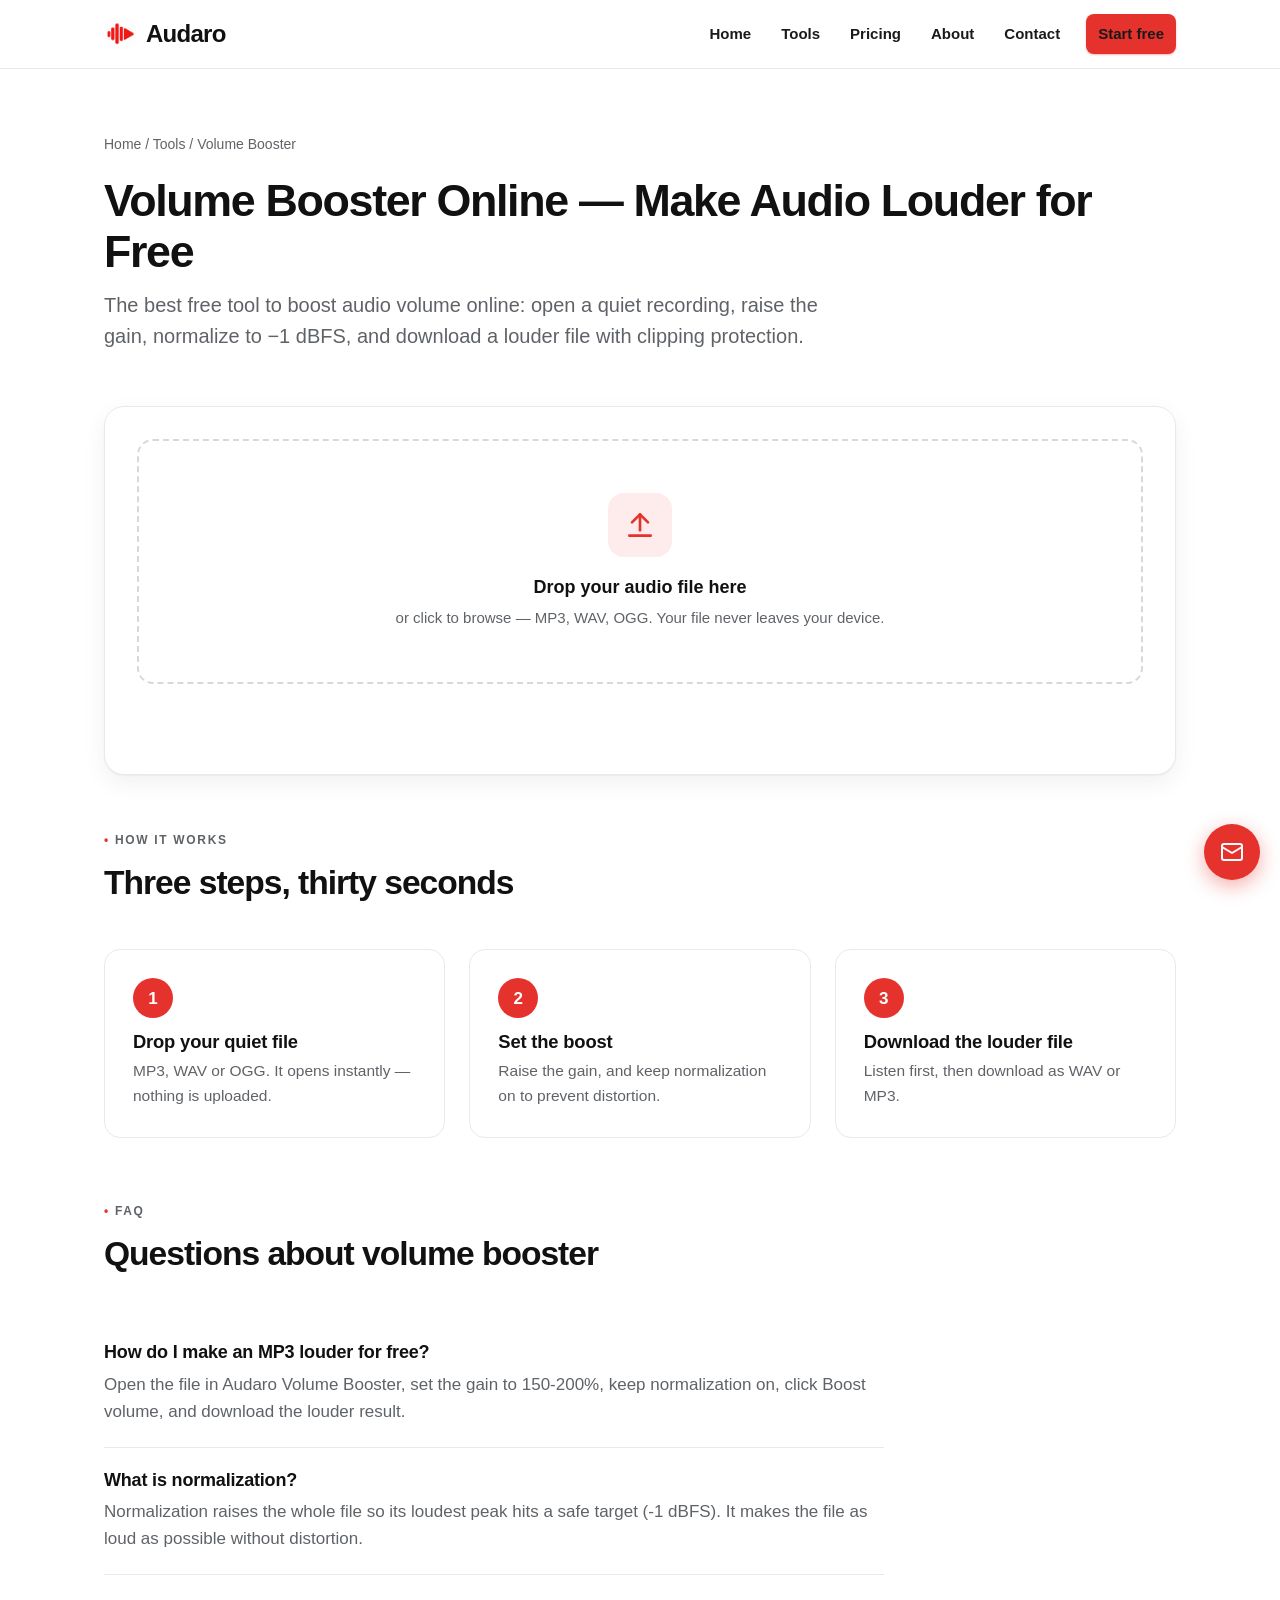
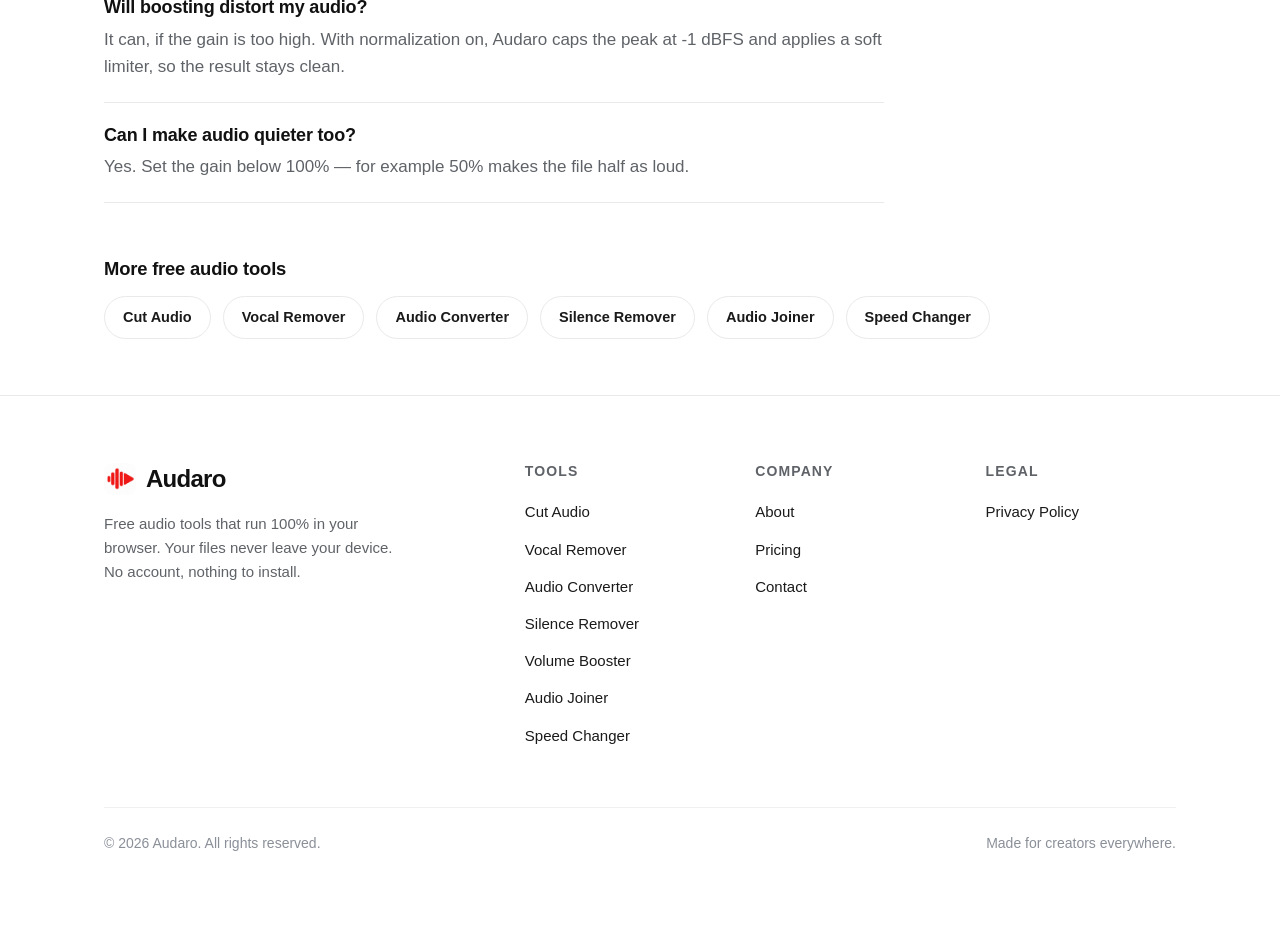
<file: tools/volume-booster.html>
<!DOCTYPE html>
<html lang="en">
<head>
<meta charset="UTF-8">
<meta name="viewport" content="width=device-width, initial-scale=1.0">
<title>Volume Booster Online — Make Audio Louder for Free — Audaro</title>
<meta name="description" content="Make quiet audio louder online for free. Boost the volume up to 300%, normalize to -1 dBFS, and protect against clipping. Download as WAV or MP3.">
<meta name="keywords" content="volume booster online, increase volume mp3, make audio louder, normalize audio free, boost volume">
<link rel="canonical" href="https://audaro.site/tools/volume-booster.html">
<link rel="icon" type="image/x-icon" href="../assets/favicon.ico">
  <link rel="apple-touch-icon" href="../assets/apple-touch-icon.png">
<meta property="og:title" content="Volume Booster Online — Make Audio Louder for Free — Audaro">
<meta property="og:description" content="Make quiet audio louder online for free. Boost the volume up to 300%, normalize to -1 dBFS, and protect against clipping. Download as WAV or MP3.">
<meta property="og:type" content="website">
<meta property="og:url" content="https://audaro.site/tools/volume-booster.html">
<link rel="stylesheet" href="../assets/css/style.css">
<script type="application/ld+json">
{"@context":"https://schema.org","@type":"SoftwareApplication","name":"Audaro Volume Booster","applicationCategory":"MultimediaApplication","operatingSystem":"Any modern browser","offers":{"@type":"Offer","price":"0","priceCurrency":"USD"},"description":"Free online volume booster: make quiet audio louder with gain and normalization, in your browser."}
</script>
<script type="application/ld+json">
{"@context":"https://schema.org","@type":"FAQPage","mainEntity":[{"@type":"Question","name":"How do I make an MP3 louder for free?","acceptedAnswer":{"@type":"Answer","text":"Open the file in Audaro Volume Booster, set the gain to 150-200%, keep normalization on, click Boost volume, and download the louder result."}},{"@type":"Question","name":"What is normalization?","acceptedAnswer":{"@type":"Answer","text":"Normalization raises the whole file so its loudest peak hits a safe target (-1 dBFS). It makes the file as loud as possible without distortion."}},{"@type":"Question","name":"Will boosting distort my audio?","acceptedAnswer":{"@type":"Answer","text":"It can, if the gain is too high. With normalization on, Audaro caps the peak at -1 dBFS and applies a soft limiter, so the result stays clean."}},{"@type":"Question","name":"Can I make audio quieter too?","acceptedAnswer":{"@type":"Answer","text":"Yes. Set the gain below 100% &mdash; for example 50% makes the file half as loud."}}]}
</script>
</head>
<body>
<header class="site-header">
  <div class="header-inner">
    <a class="wordmark" href="../index.html" aria-label="Audaro home"><img class="mark-img" src="../assets/audaro-logo.jpg" alt="Audaro logo" width="32" height="32">Audaro</a>
    <button class="nav-toggle" aria-label="Open menu" aria-expanded="false"><svg width="22" height="22" viewBox="0 0 24 24" fill="none" stroke="currentColor" stroke-width="2" stroke-linecap="round" stroke-linejoin="round" aria-hidden="true"><path d="M4 7h16M4 12h16M4 17h16"/></svg></button>
    <nav class="main-nav" aria-label="Main navigation">
      <a href="../index.html">Home</a>
      <a href="../index.html#tools">Tools</a>
      <a href="../pricing.html">Pricing</a>
      <a href="../about.html">About</a>
      <a href="../contact.html">Contact</a>
      <a class="btn btn-sm nav-cta" href="../index.html#tools">Start free</a>
    </nav>
  </div>
</header>
<main>

<section class="tool-hero">
  <div class="container">
    <p class="breadcrumb"><a href="../index.html">Home</a> / <a href="../index.html#tools">Tools</a> / Volume Booster</p>
    <h1>Volume Booster Online — Make Audio Louder for Free</h1>
    <p class="lead">The best free tool to boost audio volume online: open a quiet recording, raise the gain, normalize to &minus;1 dBFS, and download a louder file with clipping protection.</p>
  </div>
</section>
<section class="tight" style="padding-top:0">
  <div class="container">
    <div class="workspace fade">
      <div class="dropzone" id="dropzone" tabindex="0" role="button" aria-label="Choose an audio file">
        <div class="dz-icon"><svg width="28" height="28" viewBox="0 0 24 24" fill="none" stroke="currentColor" stroke-width="2" stroke-linecap="round" stroke-linejoin="round" aria-hidden="true"><path d="M12 16V4"/><path d="M6 10l6-6 6 6"/><path d="M4 20h16"/></svg></div>
        <strong>Drop your audio file here</strong>
        <p>or click to browse &mdash; MP3, WAV, OGG. Your file never leaves your device.</p>
        <input type="file" id="fileInput" accept="audio/*,.mp3,.wav,.ogg,.m4a,.flac" style="display:none">
      </div>
      <div class="file-info" id="fileInfo"></div>
      
      <div class="controls" id="controls" style="display:none">
        <div class="control-row">
          <div class="control"><label for="gain">Volume boost: <span id="gainVal">150%</span> <span class="hint">&mdash; 100% is the original volume</span></label>
            <input type="range" id="gain" min="0" max="300" step="10" value="150"></div>
        </div>
        <label class="check-line"><input type="checkbox" id="normalize" checked> Normalize to &minus;1 dBFS (recommended &mdash; prevents distortion)</label>
        <div><button class="btn" id="processBtn" type="button">Boost volume</button></div>
      </div>
      <p class="status" id="status" role="status"></p>
      <div class="result" id="result">
        <h3>Your result</h3>
        <p class="result-info" id="resultInfo"></p>
        <audio id="audioPlayer" controls preload="metadata"></audio>
        <div class="dl-row">
          <button class="btn" id="dlWav" type="button">Download WAV</button>
          <button class="btn btn-outline" id="dlMp3" type="button">Download MP3</button>
        </div>
      </div>
      
    </div>

    <div class="section-head">
      <p class="eyebrow"><span class="dot">&bull;</span> How it works</p>
      <h2>Three steps, thirty seconds</h2>
    </div>
    <div class="steps" style="margin-bottom:64px"><div class="step"><div class="step-num">1</div><h3>Drop your quiet file</h3><p>MP3, WAV or OGG. It opens instantly &mdash; nothing is uploaded.</p></div><div class="step"><div class="step-num">2</div><h3>Set the boost</h3><p>Raise the gain, and keep normalization on to prevent distortion.</p></div><div class="step"><div class="step-num">3</div><h3>Download the louder file</h3><p>Listen first, then download as WAV or MP3.</p></div></div>

    <div style="max-width:780px">
      <div class="section-head">
        <p class="eyebrow"><span class="dot">&bull;</span> FAQ</p>
        <h2>Questions about volume booster</h2>
      </div>
      <div class="faq-item"><h3>How do I make an MP3 louder for free?</h3><p>Open the file in Audaro Volume Booster, set the gain to 150-200%, keep normalization on, click Boost volume, and download the louder result.</p></div><div class="faq-item"><h3>What is normalization?</h3><p>Normalization raises the whole file so its loudest peak hits a safe target (-1 dBFS). It makes the file as loud as possible without distortion.</p></div><div class="faq-item"><h3>Will boosting distort my audio?</h3><p>It can, if the gain is too high. With normalization on, Audaro caps the peak at -1 dBFS and applies a soft limiter, so the result stays clean.</p></div><div class="faq-item"><h3>Can I make audio quieter too?</h3><p>Yes. Set the gain below 100% &mdash; for example 50% makes the file half as loud.</p></div>
    </div>

    <div style="margin-top:56px">
      <h3 style="margin-bottom:16px">More free audio tools</h3>
      <div class="related"><a class="chip" href="../tools/cut-audio.html">Cut Audio</a><a class="chip" href="../tools/remove-vocals.html">Vocal Remover</a><a class="chip" href="../tools/convert-audio.html">Audio Converter</a><a class="chip" href="../tools/remove-silence.html">Silence Remover</a><a class="chip" href="../tools/join-audio.html">Audio Joiner</a><a class="chip" href="../tools/change-speed.html">Speed Changer</a></div>
    </div>
  </div>
</section>

</main>
<footer class="site-footer">
  <div class="container">
    <div class="footer-grid">
      <div class="footer-brand">
        <a class="wordmark" href="../index.html"><img class="mark-img" src="../assets/audaro-logo.jpg" alt="Audaro logo" width="32" height="32">Audaro</a>
        <p style="margin-top:14px">Free audio tools that run 100% in your browser. Your files never leave your device. No account, nothing to install.</p>
      </div>
      <div>
        <h4>Tools</h4>
        <ul>
          <li><a href="../tools/cut-audio.html">Cut Audio</a></li>
          <li><a href="../tools/remove-vocals.html">Vocal Remover</a></li>
          <li><a href="../tools/convert-audio.html">Audio Converter</a></li>
          <li><a href="../tools/remove-silence.html">Silence Remover</a></li>
          <li><a href="../tools/volume-booster.html">Volume Booster</a></li>
          <li><a href="../tools/join-audio.html">Audio Joiner</a></li>
          <li><a href="../tools/change-speed.html">Speed Changer</a></li>
        </ul>
      </div>
      <div>
        <h4>Company</h4>
        <ul>
          <li><a href="../about.html">About</a></li>
          <li><a href="../pricing.html">Pricing</a></li>
          <li><a href="../contact.html">Contact</a></li>
        </ul>
      </div>
      <div>
        <h4>Legal</h4>
        <ul>
          <li><a href="../privacy.html">Privacy Policy</a></li>
        </ul>
      </div>
    </div>
    <div class="footer-bottom">
      <span>&copy; 2026 Audaro. All rights reserved.</span>
      <span>Made for creators everywhere.</span>
    </div>
  </div>
</footer>
<a class="fab" href="../contact.html" aria-label="Contact us" title="Contact us"><svg width="24" height="24" viewBox="0 0 24 24" fill="none" stroke="currentColor" stroke-width="2" stroke-linecap="round" stroke-linejoin="round" aria-hidden="true"><rect x="2" y="4" width="20" height="16" rx="2"/><path d="M22 7l-10 6L2 7"/></svg></a>
<script src="../assets/js/site.js"></script>
<script src="../assets/js/lame.all.js"></script>
<script src="../assets/js/audio-core.js"></script>
<script src="../assets/js/tools/volume.js"></script>
</body>
</html>
</file>
<file: assets/css/style.css>
/* Audaro design system — inspired by the structure of iLovePDF / Ramp / Attio.
   Palette locked: white, red #E5322D, black. Flat. No gradients. System font. */
:root{
  --red:#E5322D; --red-dark:#C62824; --red-soft:#FDECEB; --red-border:#F5C6C3;
  --black:#111111; --ink:#1A1A1A; --grey:#5F6368; --grey-light:#8A8F98;
  --line:#E9E9E9; --line-soft:#F0F0F0; --bg:#FFFFFF; --bg-soft:#FAFAFA;
  --radius:16px; --radius-sm:10px;
  --shadow:0 1px 2px rgba(0,0,0,.05),0 8px 24px rgba(0,0,0,.06);
  --shadow-lg:0 2px 6px rgba(0,0,0,.06),0 20px 48px rgba(0,0,0,.10);
}
*{box-sizing:border-box;margin:0;padding:0}
html{scroll-behavior:smooth}
body{font-family:-apple-system,BlinkMacSystemFont,"Segoe UI",Roboto,Helvetica,Arial,sans-serif;color:var(--ink);background:var(--bg);line-height:1.6;font-size:17px;-webkit-font-smoothing:antialiased;text-rendering:optimizeLegibility}
img,svg,canvas,audio{max-width:100%}
a{color:var(--red);text-decoration:none}
a:hover{text-decoration:underline}
h1,h2,h3{color:var(--black);line-height:1.12;letter-spacing:-.03em;font-weight:800}
h1{font-size:clamp(2.3rem,6vw,3.5rem)}
h2{font-size:clamp(1.6rem,3.4vw,2.1rem);margin-bottom:12px}
h3{font-size:1.15rem;letter-spacing:-.01em}
p{margin-bottom:14px}
.container{max-width:1120px;margin:0 auto;padding:0 24px}
.eyebrow{font-size:12px;font-weight:700;letter-spacing:.14em;text-transform:uppercase;color:var(--grey);margin-bottom:14px}
.eyebrow .dot{color:var(--red)}
.lead{font-size:clamp(1.05rem,2.4vw,1.25rem);color:var(--grey);line-height:1.55}
section{padding:88px 0}
section.tight{padding:56px 0}
.section-head{max-width:720px;margin-bottom:48px}
.section-head.center{margin-left:auto;margin-right:auto;text-align:center}
@keyframes fadeUp{from{opacity:0;transform:translateY(14px)}to{opacity:1;transform:translateY(0)}}
.fade{animation:fadeUp .55s ease both}
.fade-1{animation-delay:.05s}.fade-2{animation-delay:.12s}.fade-3{animation-delay:.2s}.fade-4{animation-delay:.28s}

/* ---------- Header (Ramp/Attio style: sticky, hairline, generous) ---------- */
.site-header{position:sticky;top:0;z-index:50;background:rgba(255,255,255,.96);border-bottom:1px solid var(--line)}
.header-inner{max-width:1120px;margin:0 auto;padding:0 24px;height:68px;display:flex;align-items:center;justify-content:space-between;gap:16px}
.wordmark{display:flex;align-items:center;gap:10px;font-size:24px;font-weight:800;letter-spacing:-.03em;color:var(--black)}
.wordmark:hover{text-decoration:none}
.wordmark img.mark-img{width:32px;height:32px;border-radius:9px;display:block;object-fit:cover}
.main-nav{display:flex;align-items:center;gap:6px}
.main-nav a{color:var(--ink);font-size:15px;font-weight:600;padding:8px 12px;border-radius:8px}
.main-nav a:hover{background:var(--bg-soft);text-decoration:none;color:var(--black)}
.nav-cta{margin-left:8px}
.nav-toggle{display:none;background:#F2F2F2;border:0;border-radius:10px;width:44px;height:44px;cursor:pointer;align-items:center;justify-content:center}
.nav-toggle svg{width:22px;height:22px}
@media(max-width:820px){
  .nav-toggle{display:inline-flex}
  .main-nav{position:absolute;top:68px;left:0;right:0;background:#fff;border-bottom:1px solid var(--line);flex-direction:column;align-items:stretch;padding:12px 24px 20px;display:none;box-shadow:var(--shadow-lg)}
  .main-nav.open{display:flex}
  .main-nav a{padding:12px 8px;font-size:17px}
  .nav-cta{margin:8px 0 0}
}

/* ---------- Buttons ---------- */
.btn{display:inline-flex;align-items:center;justify-content:center;gap:8px;background:var(--red);color:#fff;border:0;border-radius:10px;padding:14px 28px;font-size:16px;font-weight:700;cursor:pointer;font-family:inherit;transition:background .15s ease,transform .15s ease,box-shadow .15s ease;box-shadow:0 1px 2px rgba(229,50,45,.35)}
.btn:hover{background:var(--red-dark);text-decoration:none;transform:translateY(-1px)}
.btn:disabled{background:#D8D8D8;box-shadow:none;cursor:not-allowed;transform:none}
.btn-outline{background:#fff;color:var(--black);border:1.5px solid #111;box-shadow:none}
.btn-outline:hover{background:#111;color:#fff}
.btn-ghost{background:#F2F2F2;color:var(--black);box-shadow:none}
.btn-ghost:hover{background:#E8E8E8}
.btn-sm{padding:10px 18px;font-size:15px}
.btn-block{width:100%}
.btn svg{width:18px;height:18px}

/* ---------- Hero (Attio-centered, Ramp-sized type) ---------- */
.hero{padding:96px 0 72px;text-align:center}
.hero .badge{display:inline-flex;align-items:center;gap:8px;border:1px solid var(--line);border-radius:999px;padding:7px 16px;font-size:13.5px;font-weight:600;color:var(--grey);margin-bottom:28px;background:#fff}
.hero .badge .pulse{width:8px;height:8px;border-radius:50%;background:var(--red);display:inline-block}
.hero h1{max-width:820px;margin:0 auto 20px}
.hero h1 .accent{color:var(--red)}
.hero .lead{max-width:640px;margin:0 auto 32px}
.hero-cta{display:flex;gap:12px;justify-content:center;flex-wrap:wrap;margin-bottom:28px}
.trust-row{display:flex;gap:28px;justify-content:center;flex-wrap:wrap;font-size:14.5px;color:var(--grey);font-weight:600}
.trust-row span{display:inline-flex;align-items:center;gap:7px}
.trust-row svg{width:17px;height:17px;color:var(--red);flex:none}

/* ---------- Tool grid (iLovePDF cards, Ramp spacing) ---------- */
.tools-grid{display:grid;grid-template-columns:repeat(3,1fr);gap:24px}
@media(max-width:960px){.tools-grid{grid-template-columns:repeat(2,1fr)}}
@media(max-width:600px){.tools-grid{grid-template-columns:1fr}}
.tool-card{background:#fff;border:1px solid var(--line);border-radius:var(--radius);padding:28px;display:flex;flex-direction:column;gap:12px;transition:box-shadow .2s ease,transform .2s ease,border-color .2s ease}
.tool-card:hover{box-shadow:var(--shadow-lg);transform:translateY(-3px);border-color:#E0E0E0}
.tool-icon{width:56px;height:56px;border-radius:14px;background:var(--red-soft);color:var(--red);display:flex;align-items:center;justify-content:center}
.tool-icon svg{width:28px;height:28px}
.tool-card h3{font-size:19px}
.tool-card p{color:var(--grey);font-size:15px;margin:0;flex:1}
.tool-link{font-weight:700;font-size:15px;color:var(--red);display:inline-flex;align-items:center;gap:6px}
.tool-link:hover{text-decoration:underline}

/* ---------- Feature cards / why ---------- */
.feature-grid{display:grid;grid-template-columns:repeat(3,1fr);gap:24px}
@media(max-width:820px){.feature-grid{grid-template-columns:1fr}}
.feature-card{border:1px solid var(--line);border-radius:var(--radius);padding:32px 28px;background:#fff}
.feature-card .tool-icon{margin-bottom:18px}
.feature-card h3{margin-bottom:8px}
.feature-card p{color:var(--grey);font-size:15.5px;margin:0}

/* ---------- Comparison table ---------- */
.compare-wrap{overflow-x:auto;border:1px solid var(--line);border-radius:var(--radius);background:#fff}
.compare-hint{display:none;margin:0 0 8px;font-size:14px;color:var(--grey)}
@media(max-width:640px){.compare-hint{display:block}}
table.compare{width:100%;border-collapse:collapse;min-width:560px}
table.compare th,table.compare td{padding:16px 20px;text-align:left;font-size:15.5px;border-bottom:1px solid var(--line-soft)}
table.compare tr:last-child th,table.compare tr:last-child td{border-bottom:0}
table.compare thead th{font-size:16px;font-weight:800;color:var(--black)}
table.compare thead th.audaro-col{color:var(--red)}
table.compare td:first-child{color:var(--grey)}
.fineprint{font-size:13px;color:var(--grey-light);margin-top:14px}
.check{color:var(--red);font-weight:800}
.muted{color:var(--grey-light)}

/* ---------- Premium band (flat light-red, no gradient) ---------- */
.band{background:var(--red-soft);border-top:1px solid var(--red-border);border-bottom:1px solid var(--red-border)}
.band-inner{display:flex;align-items:center;justify-content:space-between;gap:40px;flex-wrap:wrap}
.band-inner h2{margin-bottom:10px}
.band-inner p{color:#5A2B29;margin:0}
.band-price{font-size:15px;font-weight:700;color:var(--red)}
.band-price b{font-size:34px;letter-spacing:-.02em}

/* ---------- Pricing (Ramp pricing structure) ---------- */
.pricing-grid{display:grid;grid-template-columns:repeat(2,1fr);gap:28px;max-width:860px;margin:0 auto}
@media(max-width:720px){.pricing-grid{grid-template-columns:1fr}}
.price-card{border:1px solid var(--line);border-radius:20px;padding:36px 32px;background:#fff;position:relative;box-shadow:var(--shadow)}
.price-card.popular{border:2px solid var(--red)}
.price-tag{position:absolute;top:-14px;left:50%;transform:translateX(-50%);background:var(--red);color:#fff;font-size:13px;font-weight:700;padding:5px 14px;border-radius:999px;white-space:nowrap}
.price-card h3{font-size:22px}
.price{font-size:52px;font-weight:800;letter-spacing:-.04em;line-height:1;margin:14px 0 4px}
.price small{font-size:18px;color:var(--grey);font-weight:600;letter-spacing:0}
.price-card .for{color:var(--grey);font-size:15.5px;margin-bottom:24px}
.price-card ul{list-style:none;margin:0 0 28px}
.price-card ul li{padding:9px 0 9px 30px;position:relative;font-size:15.5px;border-top:1px solid var(--line-soft)}
.price-card ul li::before{content:"";position:absolute;left:2px;top:13px;width:16px;height:16px;background:var(--red);-webkit-mask:url("data:image/svg+xml,%3Csvg xmlns='http://www.w3.org/2000/svg' viewBox='0 0 24 24' fill='none' stroke='white' stroke-width='3.4' stroke-linecap='round' stroke-linejoin='round'%3E%3Cpath d='M20 6L9 17l-5-5'/%3E%3C/svg%3E") center/contain no-repeat;mask:url("data:image/svg+xml,%3Csvg xmlns='http://www.w3.org/2000/svg' viewBox='0 0 24 24' fill='none' stroke='white' stroke-width='3.4' stroke-linecap='round' stroke-linejoin='round'%3E%3Cpath d='M20 6L9 17l-5-5'/%3E%3C/svg%3E") center/contain no-repeat}
.waitlist{display:flex;gap:10px;margin-top:14px}
.waitlist input{flex:1}
.waitlist-note{font-size:13.5px;color:var(--grey);margin-top:10px}

/* ---------- Tool workspace ---------- */
.breadcrumb{font-size:14px;color:var(--grey);margin-bottom:20px}
.breadcrumb a{color:var(--grey)}
.tool-hero{padding:64px 0 40px}
.tool-hero h1{font-size:clamp(2rem,5vw,2.8rem);margin-bottom:14px}
.tool-hero .lead{max-width:720px}
.workspace{border:1px solid var(--line);border-radius:20px;padding:32px;background:#fff;box-shadow:var(--shadow);margin-bottom:56px}
@media(max-width:600px){.workspace{padding:20px}}
.dropzone{border:2px dashed #D8D8D8;border-radius:var(--radius);padding:52px 24px;text-align:center;cursor:pointer;transition:border-color .15s ease,background .15s ease}
.dropzone:hover,.dropzone.drag{border-color:var(--red);background:var(--red-soft)}
.dropzone .dz-icon{width:64px;height:64px;border-radius:16px;background:var(--red-soft);color:var(--red);display:inline-flex;align-items:center;justify-content:center;margin-bottom:16px}
.dropzone .dz-icon svg{width:32px;height:32px}
.dropzone strong{display:block;font-size:18px;color:var(--black);margin-bottom:4px}
.dropzone p{color:var(--grey);font-size:15px;margin:0}
.file-info{display:none;margin-top:18px;font-size:15px;color:var(--grey);background:var(--bg-soft);border:1px solid var(--line-soft);border-radius:var(--radius-sm);padding:12px 16px}
.file-info b{color:var(--black)}
.controls{margin-top:28px;display:grid;gap:20px}
.control label{display:block;font-weight:700;font-size:15px;margin-bottom:8px;color:var(--black)}
.control .hint{font-size:13.5px;color:var(--grey);font-weight:400}
.control-row{display:flex;gap:16px;flex-wrap:wrap;align-items:flex-end}
.control-row .control{flex:1;min-width:200px}
input[type=range]{width:100%;accent-color:var(--red);height:28px}
input[type=number],input[type=text],input[type=email],textarea,select{width:100%;padding:13px 16px;border:1.5px solid #D8D8D8;border-radius:var(--radius-sm);font-size:16px;font-family:inherit;background:#fff;color:var(--ink)}
input[type=number]:focus,input[type=text]:focus,input[type=email]:focus,textarea:focus,select:focus{outline:none;border-color:var(--red)}
input[type=checkbox]{width:18px;height:18px;accent-color:var(--red)}
.check-line{display:flex;align-items:center;gap:10px;font-weight:600;font-size:15.5px;cursor:pointer}
.wave-wrap{margin-top:24px}
.wave-wrap canvas{width:100%;height:170px;display:block;border:1px solid var(--line);border-radius:12px;background:var(--bg-soft);cursor:crosshair;touch-action:none}
.wave-times{display:flex;justify-content:space-between;font-size:13px;color:var(--grey);margin-top:8px}
.status{margin-top:20px;font-size:15px;color:var(--grey);min-height:24px}
.status.error{color:var(--red);font-weight:600}
.status.ok{color:#177245;font-weight:600}
.result{display:none;margin-top:28px;border-top:1px solid var(--line);padding-top:28px}
.result.show{display:block}
.result h3{margin-bottom:12px}
.result audio{width:100%;margin-bottom:16px}
.result .dl-row{display:flex;gap:12px;flex-wrap:wrap}
.result-info{font-size:15px;color:var(--grey);margin-bottom:16px}
.result-info b{color:var(--black)}
.note-box{background:var(--red-soft);border:1px solid var(--red-border);border-radius:12px;padding:16px 18px;font-size:15px;color:#5A2B29;margin-top:24px}
.note-box b{color:var(--black)}
.steps{display:grid;grid-template-columns:repeat(3,1fr);gap:24px;counter-reset:step}
@media(max-width:820px){.steps{grid-template-columns:1fr}}
.step{border:1px solid var(--line);border-radius:var(--radius);padding:28px;background:#fff}
.step-num{width:40px;height:40px;border-radius:50%;background:var(--red);color:#fff;font-weight:800;display:flex;align-items:center;justify-content:center;margin-bottom:14px;font-size:17px}
.step h3{margin-bottom:6px}
.step p{color:var(--grey);font-size:15.5px;margin:0}
.faq-item{border-bottom:1px solid var(--line);padding:22px 0}
.faq-item h3{font-size:18px;margin-bottom:8px}
.faq-item p{color:var(--grey);margin:0}
.related{display:flex;gap:12px;flex-wrap:wrap}
.chip{display:inline-block;border:1px solid var(--line);border-radius:999px;padding:9px 18px;font-size:14.5px;font-weight:600;color:var(--ink);background:#fff}
.chip:hover{border-color:var(--red);color:var(--red);text-decoration:none}
.file-list{list-style:none;margin-top:16px;display:grid;gap:10px}
.file-list li{display:flex;align-items:center;gap:10px;background:var(--bg-soft);border:1px solid var(--line-soft);border-radius:var(--radius-sm);padding:11px 14px;font-size:15px}
.file-list li .fname{flex:1;overflow:hidden;text-overflow:ellipsis;white-space:nowrap}
.file-list li button{background:#fff;border:1px solid var(--line);border-radius:8px;padding:5px 10px;cursor:pointer;font-size:13.5px;font-weight:600}
.file-list li button:hover{border-color:var(--red);color:var(--red)}

/* ---------- Footer ---------- */
.site-footer{border-top:1px solid var(--line);padding:64px 0 96px;background:#fff}
.footer-grid{display:grid;grid-template-columns:2fr 1fr 1fr 1fr;gap:40px;margin-bottom:48px}
@media(max-width:820px){.footer-grid{grid-template-columns:1fr 1fr}}
@media(max-width:520px){.footer-grid{grid-template-columns:1fr}}
.site-footer h4{font-size:14px;text-transform:uppercase;letter-spacing:.08em;color:var(--grey);margin-bottom:16px}
.site-footer ul{list-style:none}
.site-footer ul li{margin-bottom:10px}
.site-footer ul a{color:var(--ink);font-size:15px}
.site-footer ul a:hover{color:var(--red)}
.footer-brand p{color:var(--grey);font-size:15px;max-width:300px}
.footer-bottom{border-top:1px solid var(--line-soft);padding-top:24px;display:flex;justify-content:space-between;gap:16px;flex-wrap:wrap;font-size:14px;color:var(--grey-light)}

/* ---------- Floating contact button ---------- */
.fab{position:fixed;right:20px;bottom:20px;z-index:60;width:56px;height:56px;border-radius:50%;background:var(--red);color:#fff;display:flex;align-items:center;justify-content:center;box-shadow:0 6px 20px rgba(229,50,45,.4);transition:transform .15s ease,background .15s ease}
.fab:hover{background:var(--red-dark);transform:translateY(-2px);text-decoration:none}
.fab svg{width:24px;height:24px}

@media(max-width:820px){section{padding:64px 0}.hero{padding:72px 0 56px}}
@media(max-width:600px){
  body{font-size:16px}
  .container{padding:0 18px}
  .hero-cta .btn{width:100%}
  .waitlist{flex-direction:column}
  .band-inner{flex-direction:column;align-items:flex-start}
  table.compare th,table.compare td{padding:12px 12px;font-size:14px}
  table.compare{min-width:520px}
}
</file>
